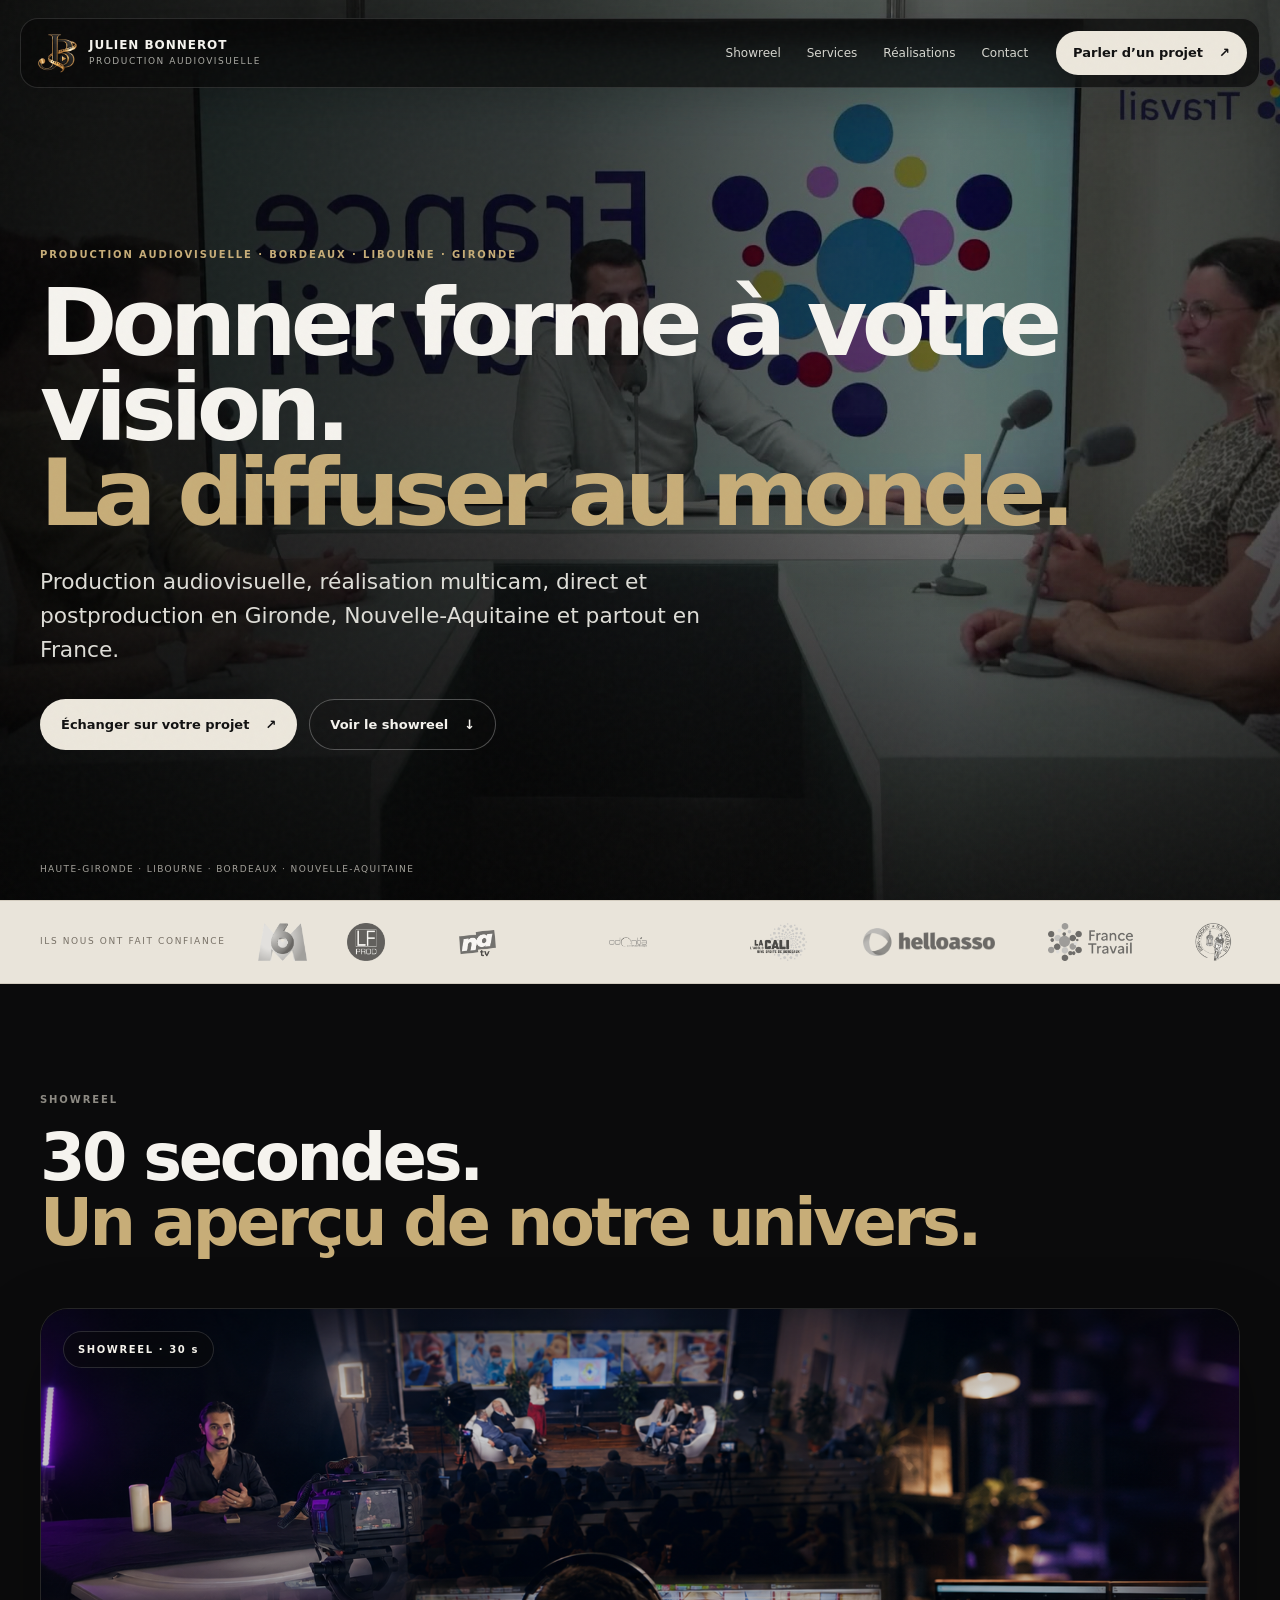
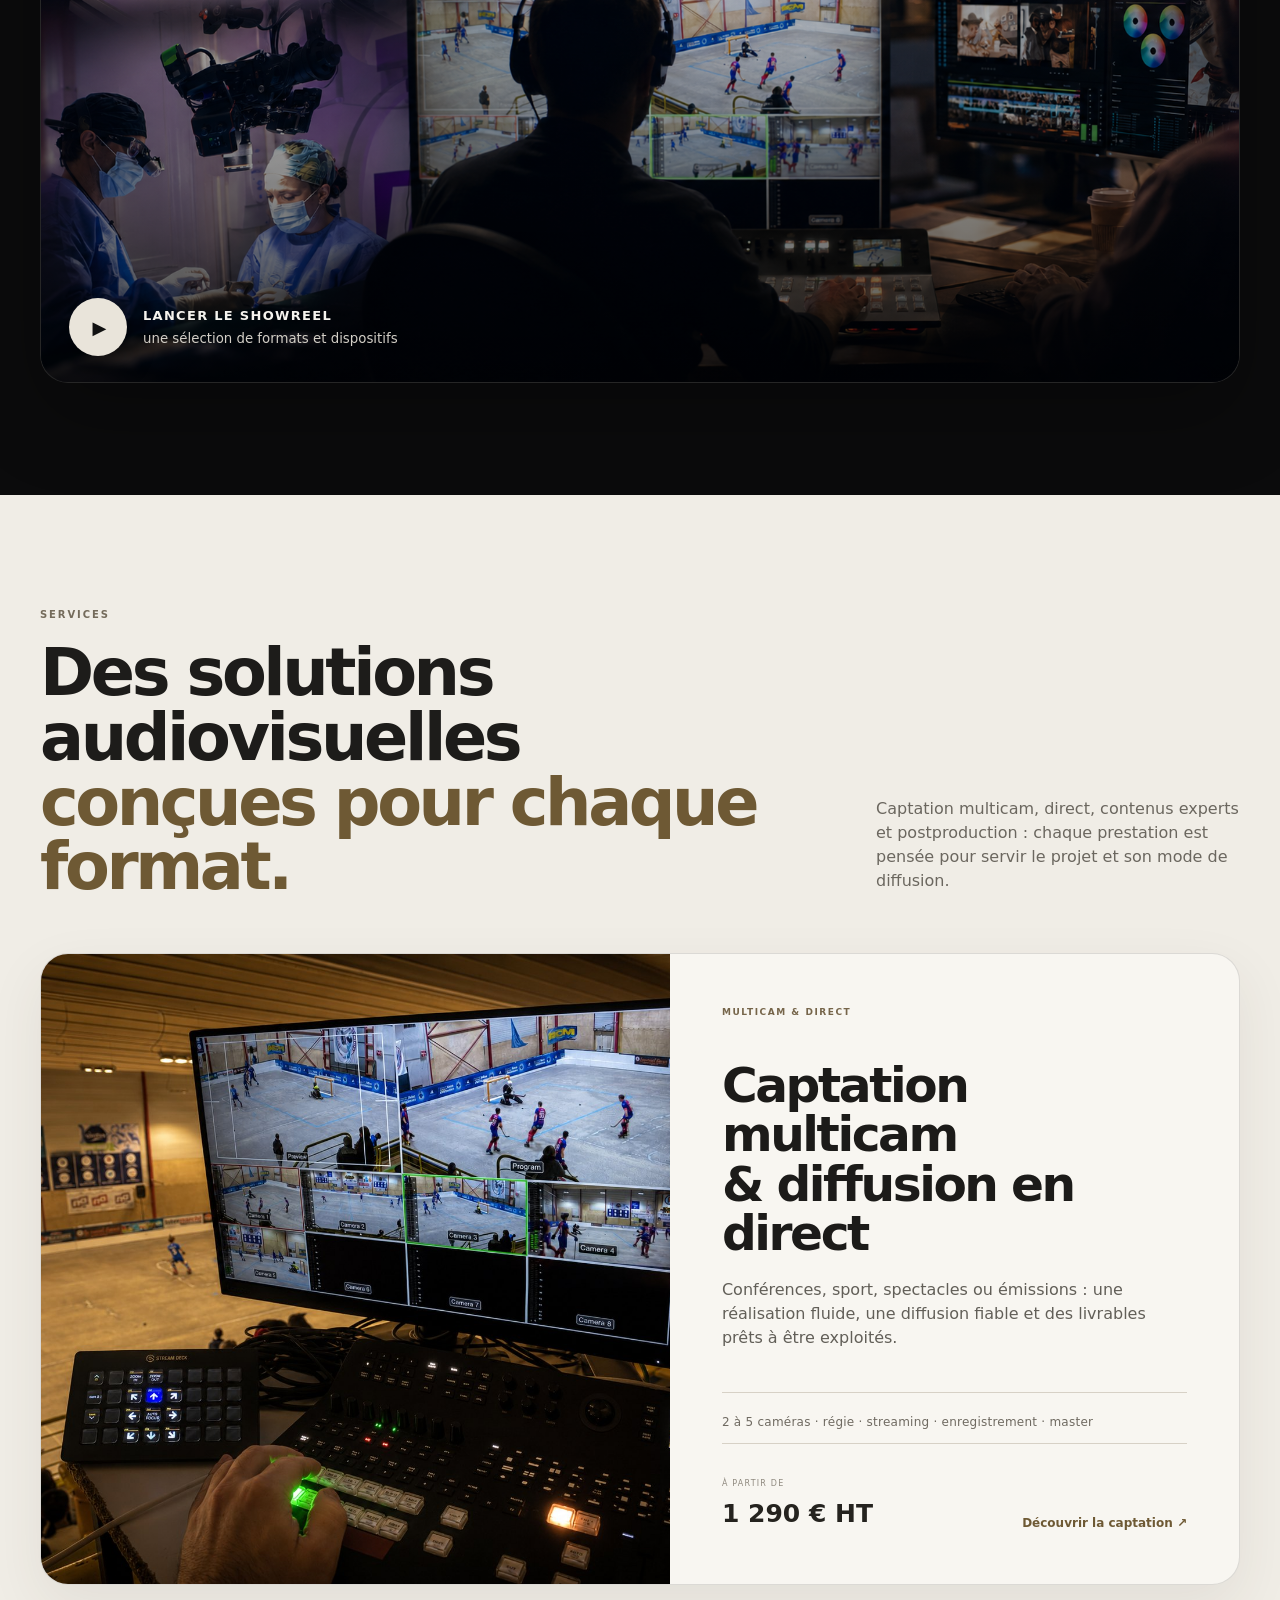
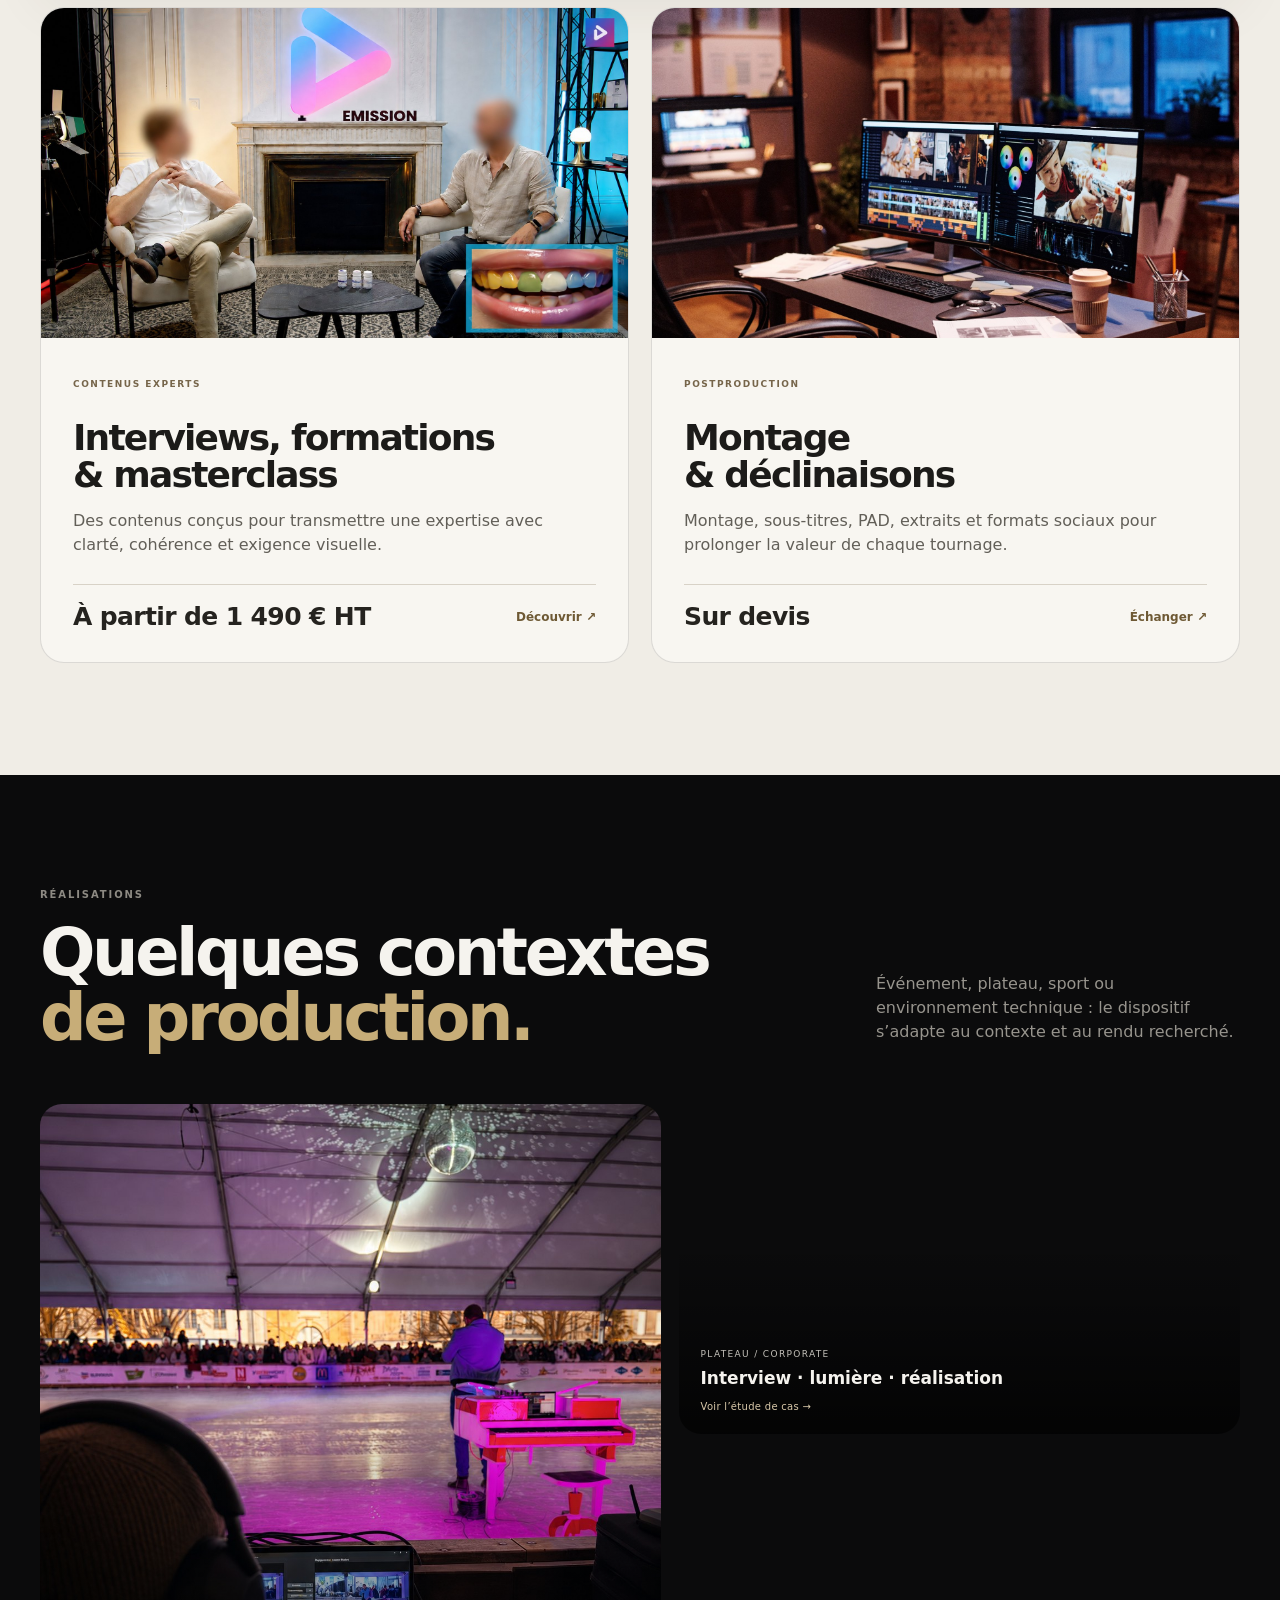
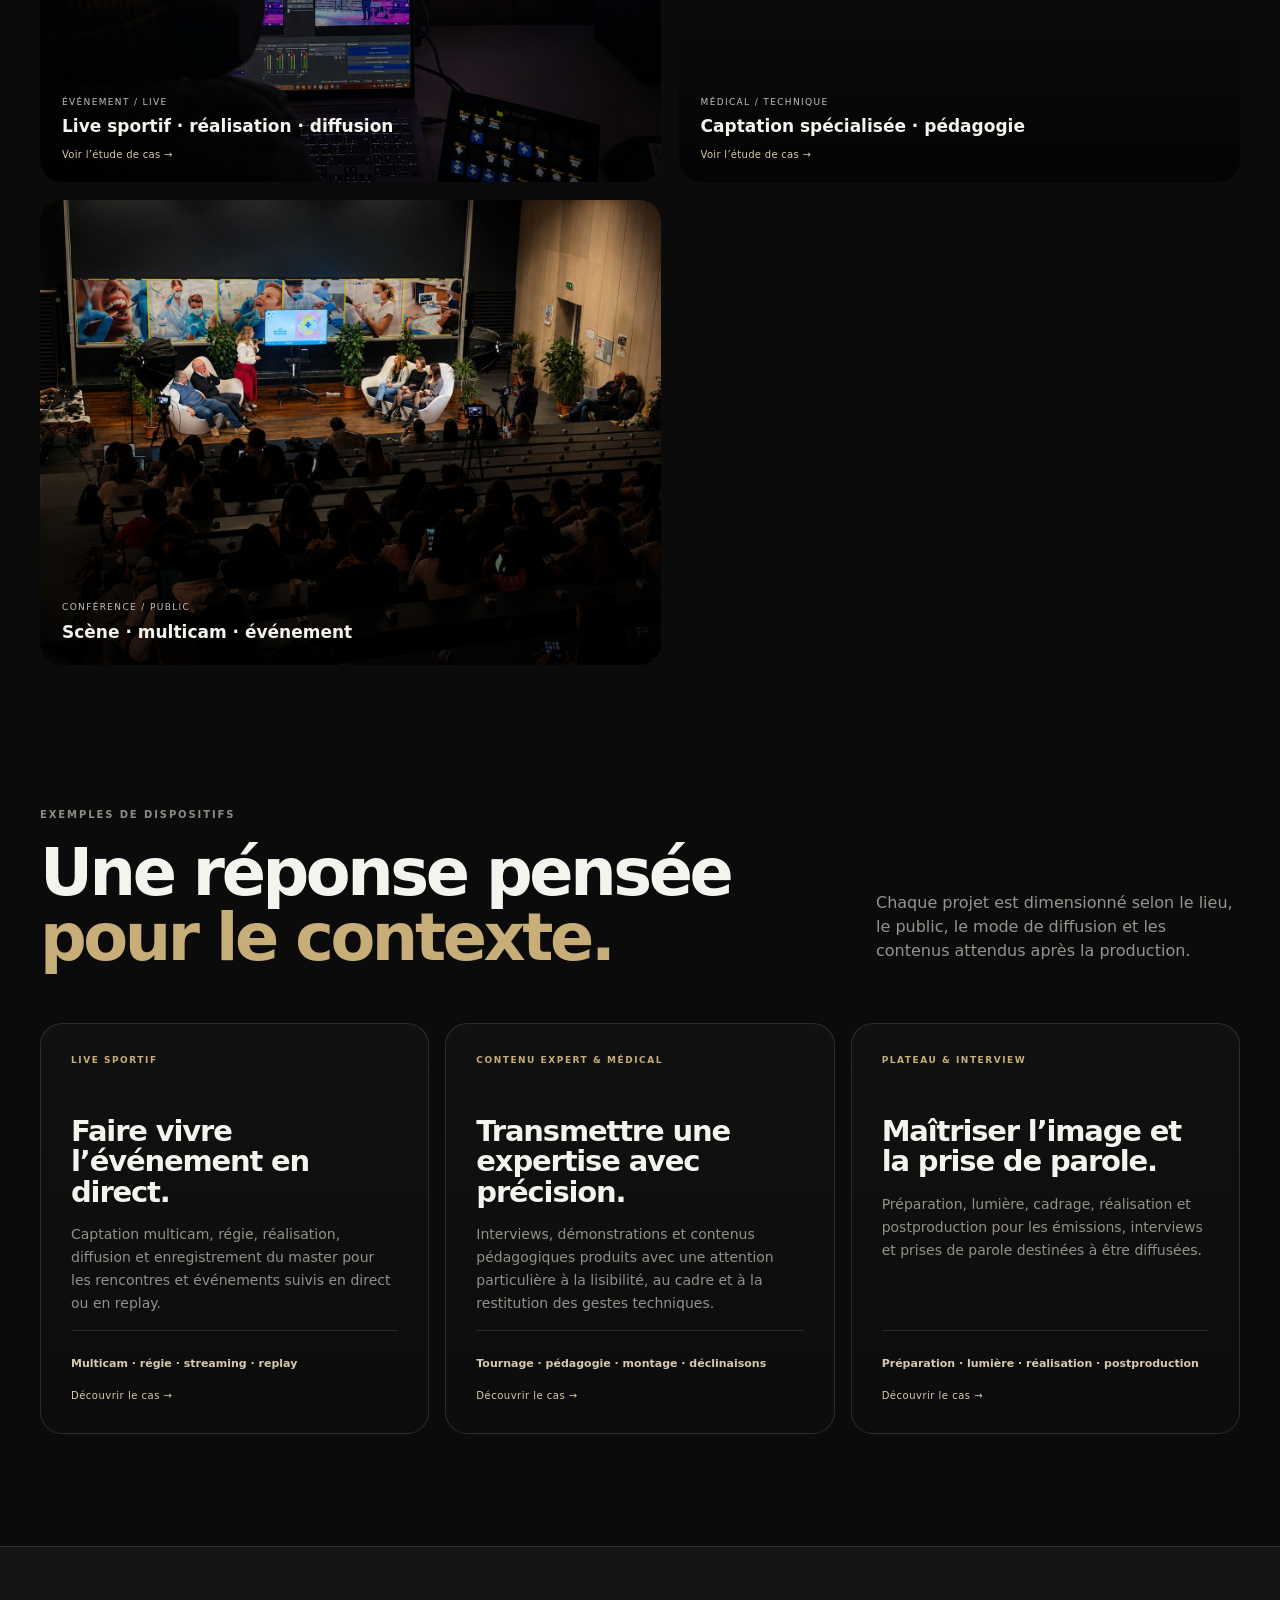
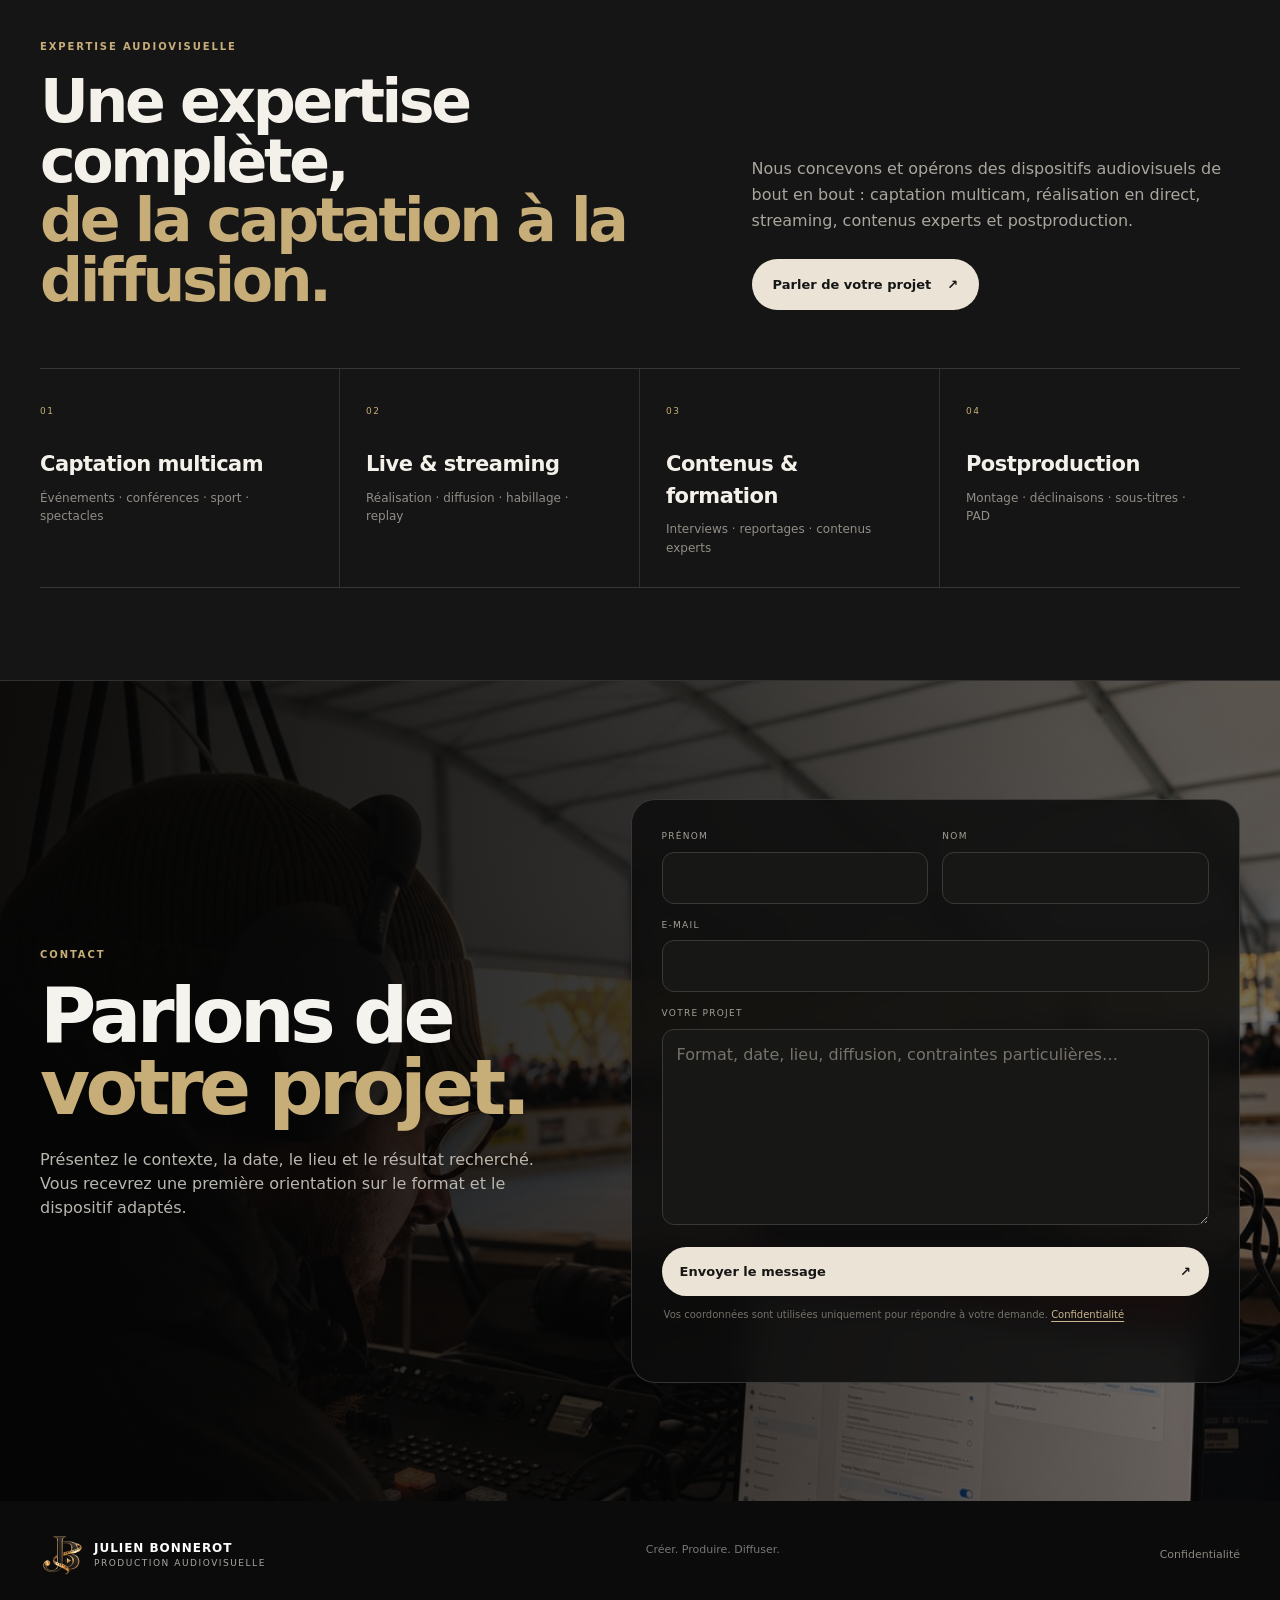
<file: index.html>
<!doctype html>
<html lang="fr">
<head>
  <!-- Google Tag Manager -->
  <script>(function(w,d,s,l,i){w[l]=w[l]||[];w[l].push({'gtm.start':
  new Date().getTime(),event:'gtm.js'});var f=d.getElementsByTagName(s)[0],
  j=d.createElement(s),dl=l!='dataLayer'?'&l='+l:'';j.async=true;j.src=
  'https://www.googletagmanager.com/gtm.js?id='+i+dl;f.parentNode.insertBefore(j,f);
  })(window,document,'script','dataLayer','GTM-NM8S3KBX');</script>
  <!-- End Google Tag Manager -->
<meta charset="utf-8" />
  <meta name="viewport" content="width=device-width, initial-scale=1" />
  <meta http-equiv="Content-Security-Policy" content="default-src 'self'; base-uri 'self'; object-src 'none'; script-src 'self' 'unsafe-inline' https://www.googletagmanager.com https://tagmanager.google.com; script-src-elem 'self' 'unsafe-inline' https://www.googletagmanager.com https://tagmanager.google.com; style-src 'self' 'unsafe-inline' https://www.googletagmanager.com https://tagmanager.google.com https://fonts.googleapis.com; img-src 'self' data: https://www.googletagmanager.com https://www.google-analytics.com https://*.google-analytics.com https://ssl.gstatic.com https://www.gstatic.com; media-src 'self'; font-src 'self' data: https://fonts.gstatic.com; connect-src 'self' https://formsubmit.co https://www.googletagmanager.com https://tagmanager.google.com https://www.google.com https://www.google-analytics.com https://*.google-analytics.com https://region1.google-analytics.com https://stats.g.doubleclick.net; frame-src https://www.googletagmanager.com https://tagmanager.google.com; form-action 'self' https://formsubmit.co; upgrade-insecure-requests" />
  <meta name="referrer" content="strict-origin-when-cross-origin" />
  <meta name="description" content="Production audiovisuelle en Gironde et Nouvelle-Aquitaine : captation multicam, réalisation live, streaming, interviews, formation et postproduction." />
  <meta name="robots" content="index,follow,max-image-preview:large" />
  <meta name="theme-color" content="#0b0b0c" />
  <link rel="canonical" href="https://julienbonnerot.fr/" />

  <meta property="og:title" content="Production audiovisuelle · Multicam & Live | Julien Bonnerot" />
  <meta property="og:description" content="Captation multicam, réalisation en direct, streaming, contenus experts et postproduction en Gironde, Nouvelle-Aquitaine et partout en France." />
  <meta property="og:type" content="website" />
  <meta property="og:url" content="https://julienbonnerot.fr/" />
  <meta property="og:image" content="https://julienbonnerot.fr/assets/hero-poster.jpg" />
  <meta property="og:image:alt" content="Production audiovisuelle et réalisation multicam" />

  <meta name="twitter:card" content="summary_large_image" />
  <meta name="twitter:title" content="Production audiovisuelle · Multicam & Live | Julien Bonnerot" />
  <meta name="twitter:description" content="Captation multicam, live, streaming, contenus experts et postproduction." />
  <meta name="twitter:image" content="https://julienbonnerot.fr/assets/hero-poster.jpg" />

  <title>Production audiovisuelle Bordeaux · Multicam & Live | Julien Bonnerot</title>
<link rel="preload" as="image" href="assets/hero-poster.jpg" fetchpriority="high" />
  <!-- Favicon JB -->
  <link rel="icon" type="image/png" href="assets/jb-mark.png?v=61" />
  <link rel="shortcut icon" type="image/png" href="assets/jb-mark.png?v=61" />
  <link rel="apple-touch-icon" href="assets/jb-mark.png?v=61" />
  <link rel="stylesheet" href="styles.css?v=60" />

  <script type="application/ld+json">
  {
    "@context": "https://schema.org",
    "@type": "ProfessionalService",
    "@id": "https://julienbonnerot.fr/#business",
    "name": "Julien Bonnerot · Production audiovisuelle",
    "url": "https://julienbonnerot.fr/",
    "image": "https://julienbonnerot.fr/assets/hero-poster.jpg",
    "description": "Production audiovisuelle, captation multicam, réalisation en direct, streaming, contenus experts et postproduction.",
    "areaServed": ["Bordeaux", "Libourne", "Gironde", "Dordogne", "Charente", "Nouvelle-Aquitaine", "Île-de-France", "France"],
    "serviceType": [
      "Production audiovisuelle",
      "Captation multicam",
      "Réalisation en direct",
      "Streaming vidéo",
      "Production de contenus experts",
      "Postproduction audiovisuelle"
    ]
  }
  </script>
</head>
<body>
  <!-- Google Tag Manager (noscript) -->
  <noscript><iframe src="https://www.googletagmanager.com/ns.html?id=GTM-NM8S3KBX"
  height="0" width="0" style="display:none;visibility:hidden"></iframe></noscript>
  <!-- End Google Tag Manager (noscript) -->

  <div class="grain" aria-hidden="true"></div>

  <header class="nav-wrap" id="top">
    <a class="brand" href="#top" aria-label="Accueil">
      <span class="brand-mark"><img src="assets/jb-mark.png" alt="" /></span>
      <span class="brand-copy"><b>JULIEN BONNEROT</b><small>PRODUCTION AUDIOVISUELLE</small></span>
    </a>
    <nav aria-label="Navigation principale">
      <a href="#showreel">Showreel</a>
      <a href="#services">Services</a>
      <a href="#realisations">Réalisations</a>
      <a href="#contact">Contact</a>
    </nav>
    <a class="btn btn-small btn-accent" href="#contact">Parler d’un projet <span>↗</span></a>
  </header>

  <main>
    <section class="hero">
      <video class="hero-video" autoplay muted loop playsinline preload="metadata" poster="assets/hero-poster.jpg" aria-hidden="true" tabindex="-1">
        <source src="assets/hero-loop.mp4" type="video/mp4" />
      </video>
      <div class="hero-overlay"></div>
      <div class="hero-content shell">
        <p class="kicker reveal">PRODUCTION AUDIOVISUELLE · BORDEAUX · LIBOURNE · GIRONDE</p>
        <h1 class="reveal delay-1">Donner forme à votre vision.<br><em>La diffuser au monde.</em></h1>
        <p class="hero-lead reveal delay-2">Production audiovisuelle, réalisation multicam, direct et postproduction en Gironde, Nouvelle-Aquitaine et partout en France.</p>
        <div class="hero-actions reveal delay-3">
          <a class="btn btn-accent" href="#contact">Échanger sur votre projet <span>↗</span></a>
          <a class="btn btn-ghost" href="#showreel">Voir le showreel <span>↓</span></a>
        </div>
      </div>
      <div class="hero-foot shell"><span>Haute-Gironde · Libourne · Bordeaux · Nouvelle-Aquitaine</span></div>
    </section>

    <section class="logo-strip" aria-label="Ils nous ont fait confiance">
      <div class="shell logo-strip-inner reveal">
        <p class="logo-strip-title">Ils nous ont fait confiance</p>
        <div class="logo-rail">
          <div class="logo-item logo-item-square"><img decoding="async" src="assets/logos/m6.png?v=53" alt="M6" /></div>
          <div class="logo-item logo-item-square"><img decoding="async" src="assets/logos/lfprod.png?v=53" alt="LF Prod" /></div>
          <div class="logo-item"><img decoding="async" src="assets/logos/natv.png?v=53" alt="NA TV" /></div>
          <div class="logo-item logo-item-wide"><img decoding="async" src="assets/logos/odontia.png?v=53" alt="Odontia" /></div>
          <div class="logo-item"><img decoding="async" src="assets/logos/lacali.png?v=53" alt="La Cali" /></div>
          <div class="logo-item logo-item-wide"><img decoding="async" src="assets/logos/helloasso.png?v=53" alt="HelloAsso" /></div>
          <div class="logo-item logo-item-wide"><img decoding="async" src="assets/logos/france-travail.png?v=53" alt="France Travail" /></div>
          <div class="logo-item logo-item-square"><img decoding="async" src="assets/logos/rinkhockeycoutras.png?v=53" alt="US Coutras Rink Hockey" /></div>
        </div>
      </div>
    </section>

    <section class="showreel-section section shell" id="showreel">
      <div class="section-heading section-heading-simple reveal">
        <div><p class="eyebrow">SHOWREEL</p><h2>30 secondes.<br><em>Un aperçu de notre univers.</em></h2></div>
      </div>
      <div class="showreel-shell reveal delay-1" id="showreelShell" data-video="assets/showreel.mp4" data-poster="assets/showreel-poster-v6.png">
        <img loading="lazy" decoding="async" src="assets/showreel-poster-v6.png" alt="Vignette premium du showreel audiovisuel" />
        <div class="showreel-shade"></div>
        <div class="showreel-badge" aria-hidden="true">SHOWREEL · 30 s</div>
        <button class="showreel-placeholder" type="button" aria-label="Lire le showreel">
          <span class="play-disc">▶</span>
          <span><strong>LANCER LE SHOWREEL</strong><small>une sélection de formats et dispositifs</small></span>
        </button>
      </div>
    </section>

    <section class="services" id="services">
      <div class="shell section">
        <div class="section-heading reveal">
          <div><p class="eyebrow">SERVICES</p><h2>Des solutions audiovisuelles<br><em>conçues pour chaque format.</em></h2></div>
          <p>Captation multicam, direct, contenus experts et postproduction : chaque prestation est pensée pour servir le projet et son mode de diffusion.</p>
        </div>

        <article class="service-feature reveal">
          <div class="service-media"><img src="assets/live.jpg" alt="Régie multicam pour retransmission sportive" /></div>
          <div class="service-copy">
            <span class="service-label">MULTICAM & DIRECT</span>
            <h3>Captation multicam<br>& diffusion en direct</h3>
            <p>Conférences, sport, spectacles ou émissions : une réalisation fluide, une diffusion fiable et des livrables prêts à être exploités.</p>
            <p class="service-meta">2 à 5 caméras · régie · streaming · enregistrement · master</p>
            <div class="price-row"><div><small>À PARTIR DE</small><strong>1 290 € HT</strong></div><a href="captation-multicam-bordeaux.html">Découvrir la captation ↗</a></div>
          </div>
        </article>

        <div class="service-pair">
          <article class="service-card reveal">
            <div class="service-card-media"><img src="assets/formation.jpg" alt="Plateau d'interview pour contenu expert et formation" /></div>
            <div class="service-card-body">
              <span class="service-label">CONTENUS EXPERTS</span>
              <h3>Interviews, formations<br>& masterclass</h3>
              <p>Des contenus conçus pour transmettre une expertise avec clarté, cohérence et exigence visuelle.</p>
              <div class="mini-price"><b>À partir de 1 490 € HT</b><a href="videaste-entreprise-bordeaux.html">Découvrir ↗</a></div>
            </div>
          </article>

          <article class="service-card reveal delay-1">
            <div class="service-card-media"><img src="assets/postprod.jpg" alt="Station professionnelle de montage et étalonnage" /></div>
            <div class="service-card-body">
              <span class="service-label">POSTPRODUCTION</span>
              <h3>Montage<br>& déclinaisons</h3>
              <p>Montage, sous-titres, PAD, extraits et formats sociaux pour prolonger la valeur de chaque tournage.</p>
              <div class="mini-price"><b>Sur devis</b><a href="#contact">Échanger ↗</a></div>
            </div>
          </article>
        </div>
      </div>
    </section>

    <section class="section shell" id="realisations">
      <div class="section-heading reveal">
        <div><p class="eyebrow">RÉALISATIONS</p><h2>Quelques contextes<br><em>de production.</em></h2></div>
        <p>Événement, plateau, sport ou environnement technique : le dispositif s’adapte au contexte et au rendu recherché.</p>
      </div>
      <div class="portfolio">
        <a class="project-link project-tall reveal" href="cas-live-sportif.html" aria-label="Voir l’étude de cas live sportif">
          <figure class="project"><img loading="lazy" decoding="async" src="assets/project-sport.jpg" alt="Régie sur événement à la patinoire"><figcaption><div><small>ÉVÉNEMENT / LIVE</small><b>Live sportif · réalisation · diffusion</b><span>Voir l’étude de cas →</span></div></figcaption></figure>
        </a>
        <a class="project-link project-wide reveal delay-1" href="cas-plateau-interview.html" aria-label="Voir l’étude de cas plateau et interview">
          <figure class="project"><img loading="lazy" decoding="async" src="assets/project-corporate.jpg" alt="Tournage en studio avec éclairage professionnel"><figcaption><div><small>PLATEAU / CORPORATE</small><b>Interview · lumière · réalisation</b><span>Voir l’étude de cas →</span></div></figcaption></figure>
        </a>
        <a class="project-link reveal" href="cas-contenu-medical.html" aria-label="Voir l’étude de cas contenu expert et médical">
          <figure class="project"><img loading="lazy" decoding="async" src="assets/project-medical.jpg" alt="Captation audiovisuelle en environnement médical"><figcaption><div><small>MÉDICAL / TECHNIQUE</small><b>Captation spécialisée · pédagogie</b><span>Voir l’étude de cas →</span></div></figcaption></figure>
        </a>
        <figure class="project reveal delay-1"><img loading="lazy" decoding="async" src="assets/project-event.jpg" alt="Conférence filmée devant public"><figcaption><div><small>CONFÉRENCE / PUBLIC</small><b>Scène · multicam · événement</b></div></figcaption></figure>
      </div>
    </section>

    <section class="project-examples section shell" aria-labelledby="examples-title">
      <div class="section-heading reveal">
        <div><p class="eyebrow">EXEMPLES DE DISPOSITIFS</p><h2 id="examples-title">Une réponse pensée<br><em>pour le contexte.</em></h2></div>
        <p>Chaque projet est dimensionné selon le lieu, le public, le mode de diffusion et les contenus attendus après la production.</p>
      </div>
      <div class="example-grid">
        <a class="example-card reveal" href="cas-live-sportif.html">
          <span>LIVE SPORTIF</span>
          <h3>Faire vivre l’événement en direct.</h3>
          <p>Captation multicam, régie, réalisation, diffusion et enregistrement du master pour les rencontres et événements suivis en direct ou en replay.</p>
          <strong>Multicam · régie · streaming · replay</strong>
          <em>Découvrir le cas →</em>
        </a>
        <a class="example-card reveal delay-1" href="cas-contenu-medical.html">
          <span>CONTENU EXPERT & MÉDICAL</span>
          <h3>Transmettre une expertise avec précision.</h3>
          <p>Interviews, démonstrations et contenus pédagogiques produits avec une attention particulière à la lisibilité, au cadre et à la restitution des gestes techniques.</p>
          <strong>Tournage · pédagogie · montage · déclinaisons</strong>
          <em>Découvrir le cas →</em>
        </a>
        <a class="example-card reveal" href="cas-plateau-interview.html">
          <span>PLATEAU & INTERVIEW</span>
          <h3>Maîtriser l’image et la prise de parole.</h3>
          <p>Préparation, lumière, cadrage, réalisation et postproduction pour les émissions, interviews et prises de parole destinées à être diffusées.</p>
          <strong>Préparation · lumière · réalisation · postproduction</strong>
          <em>Découvrir le cas →</em>
        </a>
      </div>
    </section>

    <section class="b2b expertise">
      <div class="shell">
        <div class="expertise-head">
          <div class="reveal">
            <p class="eyebrow light">EXPERTISE AUDIOVISUELLE</p>
            <h2>Une expertise complète,<br><em>de la captation à la diffusion.</em></h2>
          </div>
          <div class="expertise-intro reveal delay-1">
            <p>Nous concevons et opérons des dispositifs audiovisuels de bout en bout : captation multicam, réalisation en direct, streaming, contenus experts et postproduction.</p>
            <a class="btn btn-light" href="#contact">Parler de votre projet <span>↗</span></a>
          </div>
        </div>
        <div class="expertise-grid" aria-label="Expertises audiovisuelles">
          <a class="expertise-item reveal" href="captation-multicam-bordeaux.html"><span>01</span><h3>Captation multicam</h3><p>Événements · conférences · sport · spectacles</p></a>
          <a class="expertise-item reveal delay-1" href="live-streaming-bordeaux.html"><span>02</span><h3>Live & streaming</h3><p>Réalisation · diffusion · habillage · replay</p></a>
          <a class="expertise-item reveal" href="videaste-entreprise-bordeaux.html"><span>03</span><h3>Contenus & formation</h3><p>Interviews · reportages · contenus experts</p></a>
          <article class="expertise-item reveal delay-1"><span>04</span><h3>Postproduction</h3><p>Montage · déclinaisons · sous-titres · PAD</p></article>
        </div>
      </div>
    </section>

    <section class="contact" id="contact">
      <img src="assets/contact.jpg" alt="Régie audiovisuelle en événement" />
      <div class="contact-overlay"></div>
      <div class="shell contact-content">
        <div class="contact-main reveal">
          <p class="eyebrow light">CONTACT</p>
          <h2>Parlons de<br><em>votre projet.</em></h2>
          <p>Présentez le contexte, la date, le lieu et le résultat recherché. Vous recevrez une première orientation sur le format et le dispositif adaptés.</p>
        </div>

        <form class="contact-form reveal delay-1" id="contactForm" data-track-form="homepage_contact" action="https://formsubmit.co/ajax/7f390faee94d018f3a67518d826e69da" method="POST">
          <input type="hidden" name="_subject" value="Nouvelle demande — site audiovisuel Julien Bonnerot" />
          <input type="text" name="_honey" class="hp-field" tabindex="-1" autocomplete="off" />

          <div class="form-row">
            <label><span>Prénom</span><input type="text" name="prenom" autocomplete="given-name" minlength="2" maxlength="80" required /></label>
            <label><span>Nom</span><input type="text" name="nom" autocomplete="family-name" minlength="2" maxlength="80" required /></label>
          </div>
          <label><span>E-mail</span><input type="email" name="email" autocomplete="email" inputmode="email" maxlength="160" required /></label>
          <label><span>Votre projet</span><textarea name="message" rows="7" minlength="20" maxlength="5000" placeholder="Format, date, lieu, diffusion, contraintes particulières…" required></textarea></label>

          <button class="form-submit" type="submit"><span>Envoyer le message</span><b>↗</b></button>
          <p class="form-note">Vos coordonnées sont utilisées uniquement pour répondre à votre demande. <a href="confidentialite.html">Confidentialité</a></p>
          <p class="form-status" id="formStatus" role="status" aria-live="polite"></p>
        </form>
      </div>
    </section>
  </main>

  <footer class="shell">
    <a class="brand" href="#top"><span class="brand-mark"><img src="assets/jb-mark.png" alt="" /></span><span class="brand-copy"><b>JULIEN BONNEROT</b><small>PRODUCTION AUDIOVISUELLE</small></span></a>
    <p>Créer. Produire. Diffuser.</p>
    <div class="footer-links"><a href="confidentialite.html">Confidentialité</a></div>
  </footer>

  <a class="mobile-cta" href="#contact">Parler d’un projet <span>↗</span></a>
  <script src="script.js?v=63"></script>
  <script src="analytics-events.js?v=63"></script>
</body>
</html>
</file>
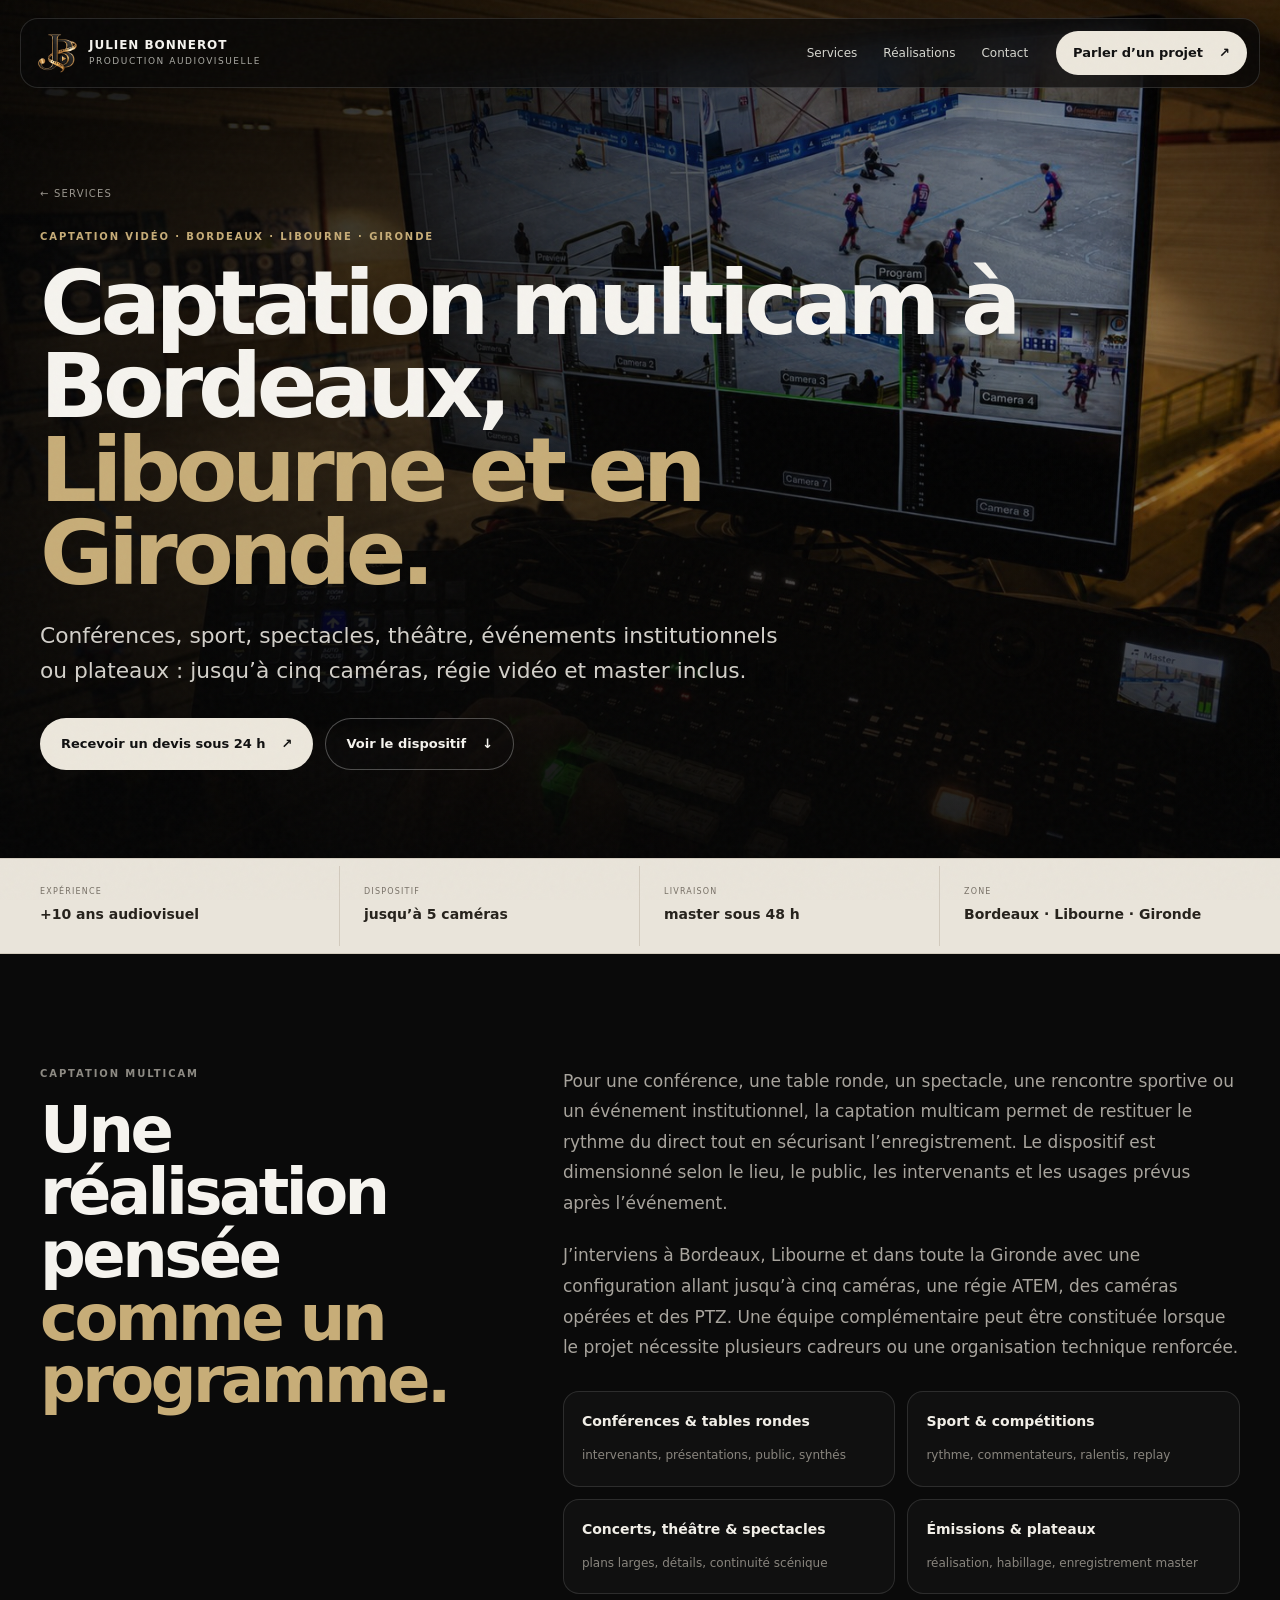
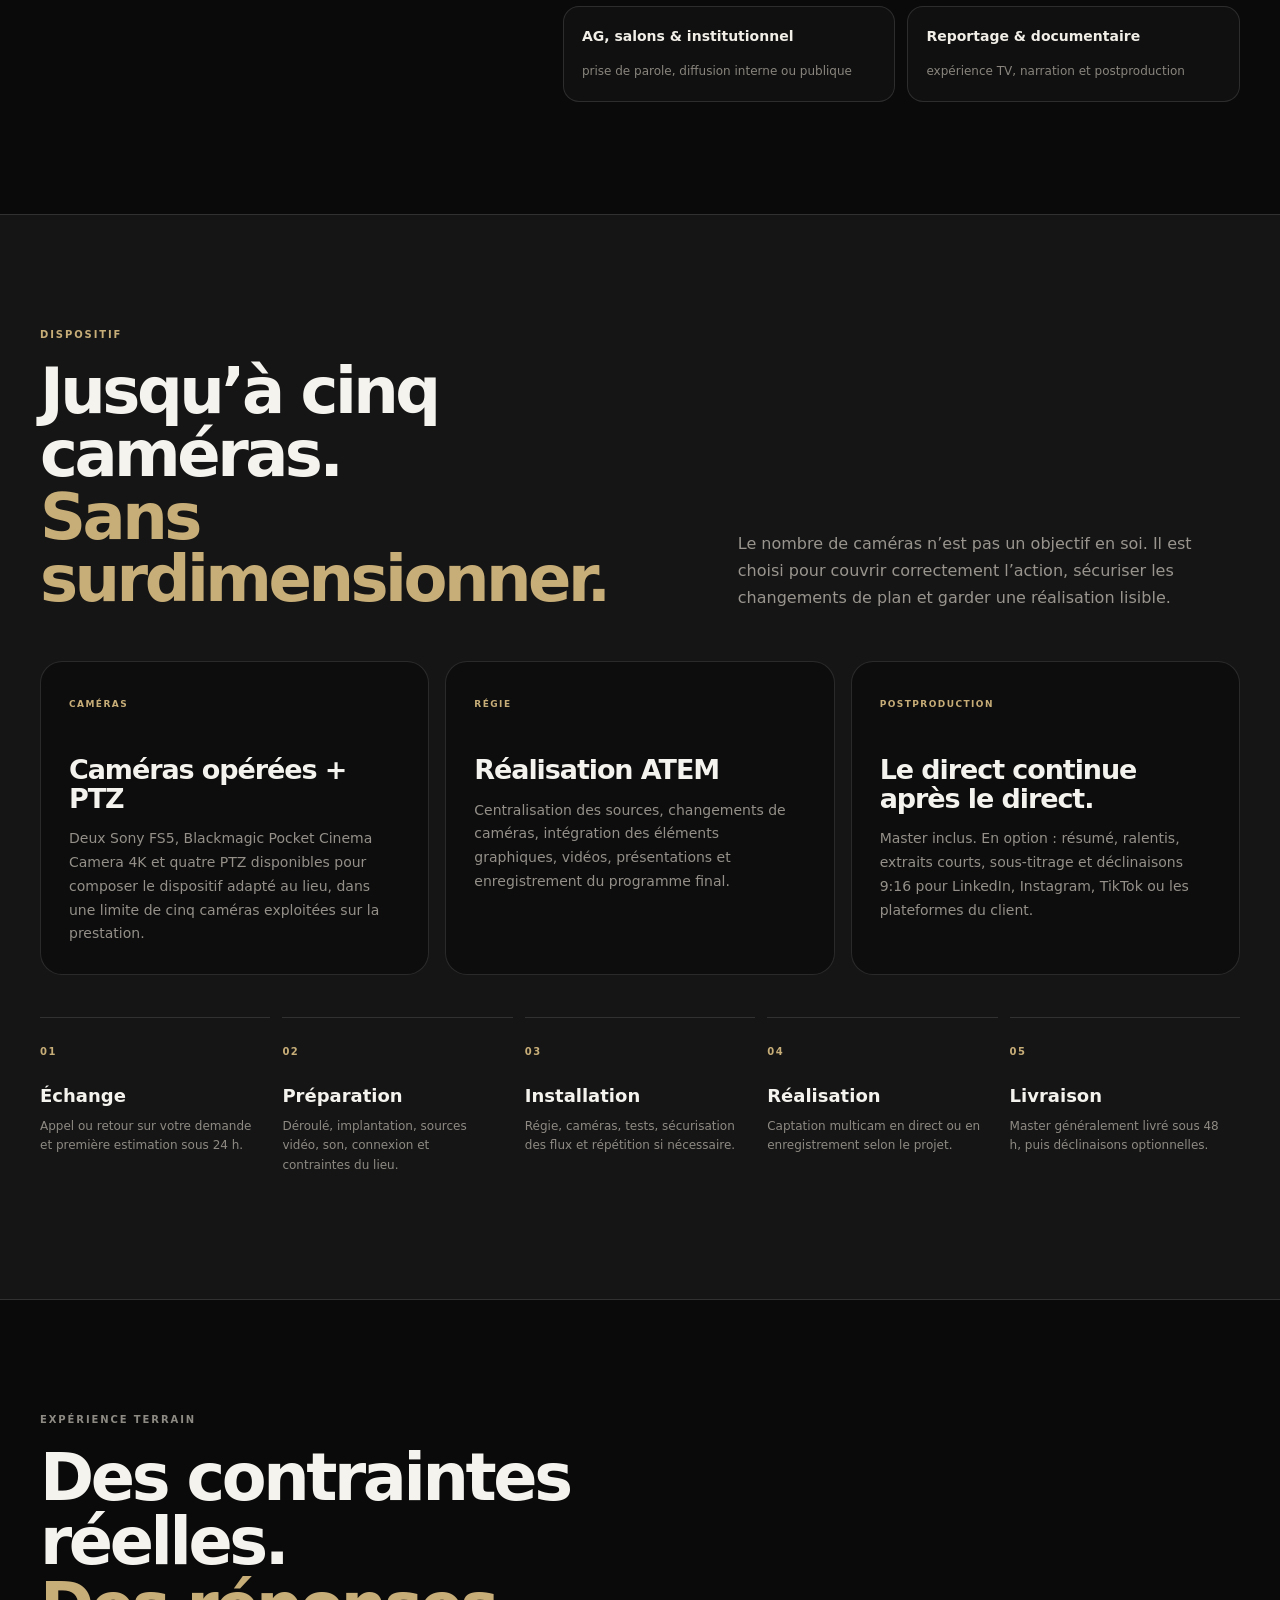
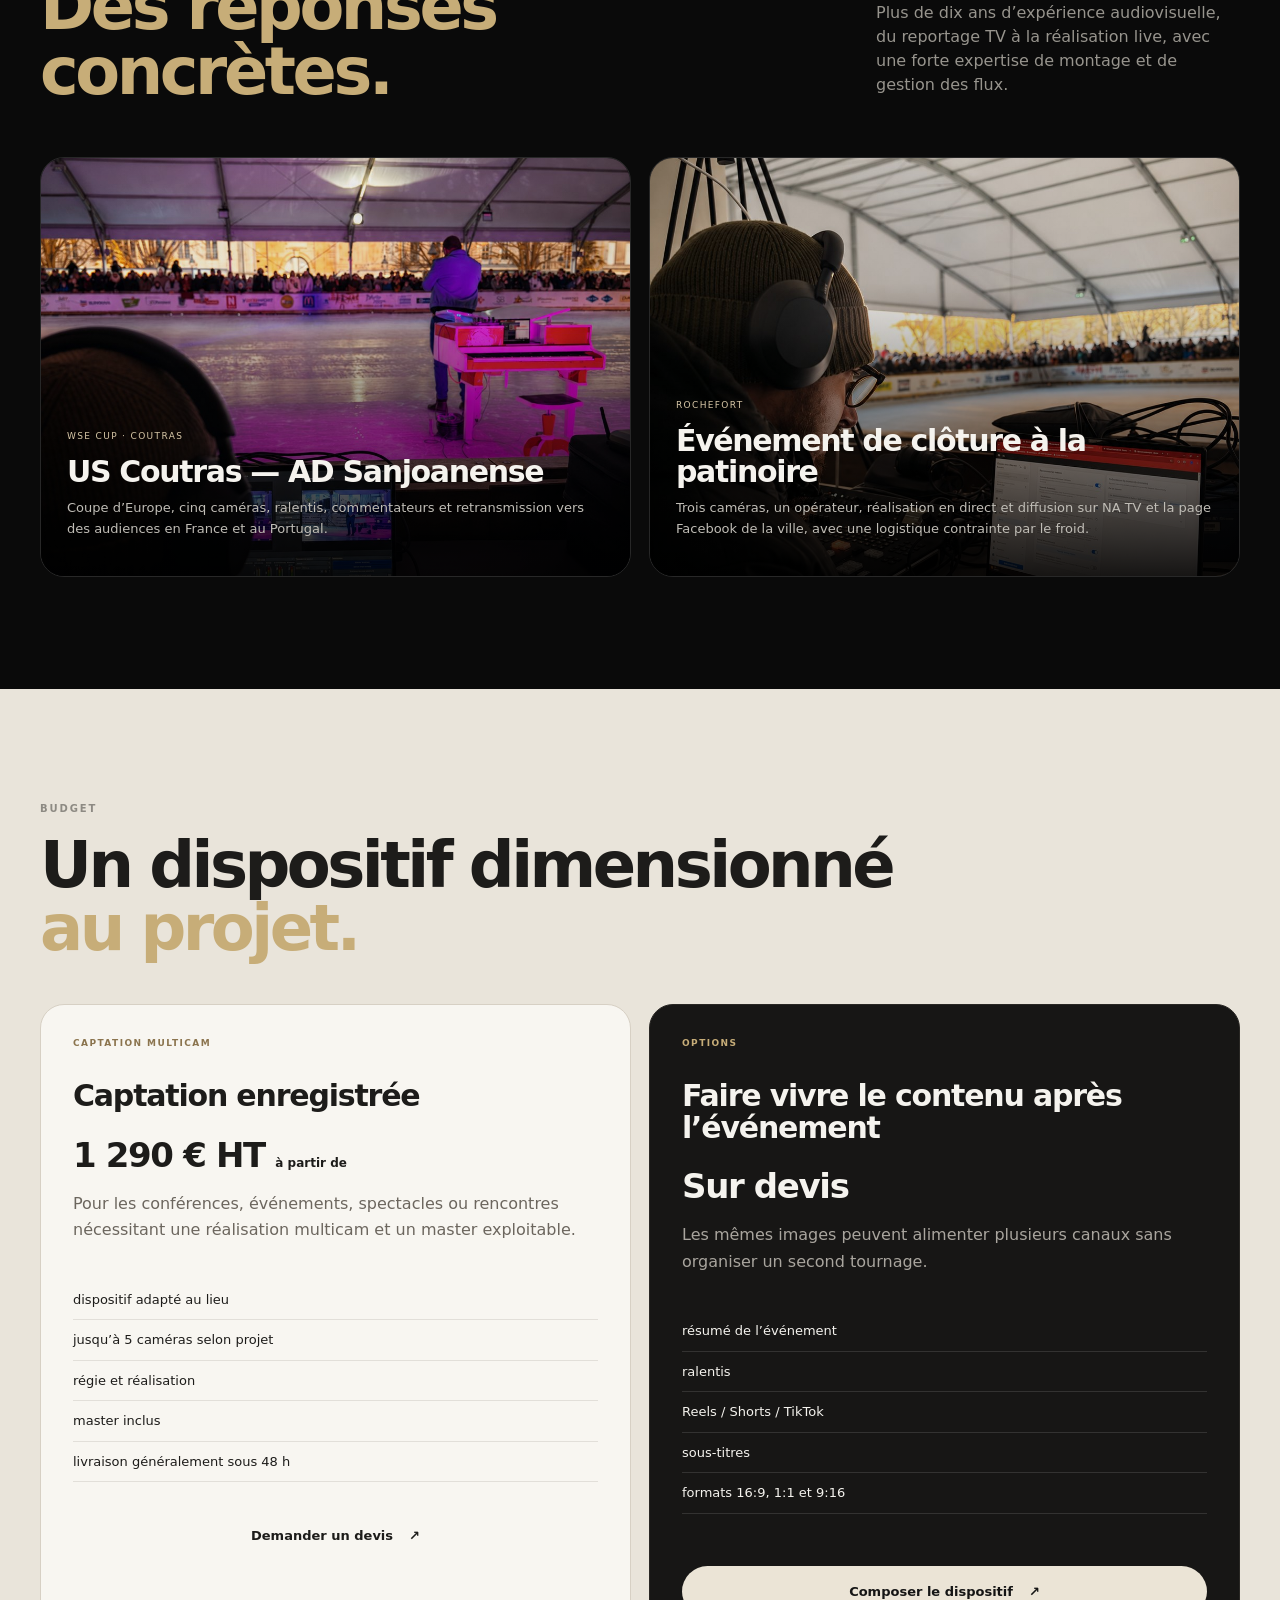
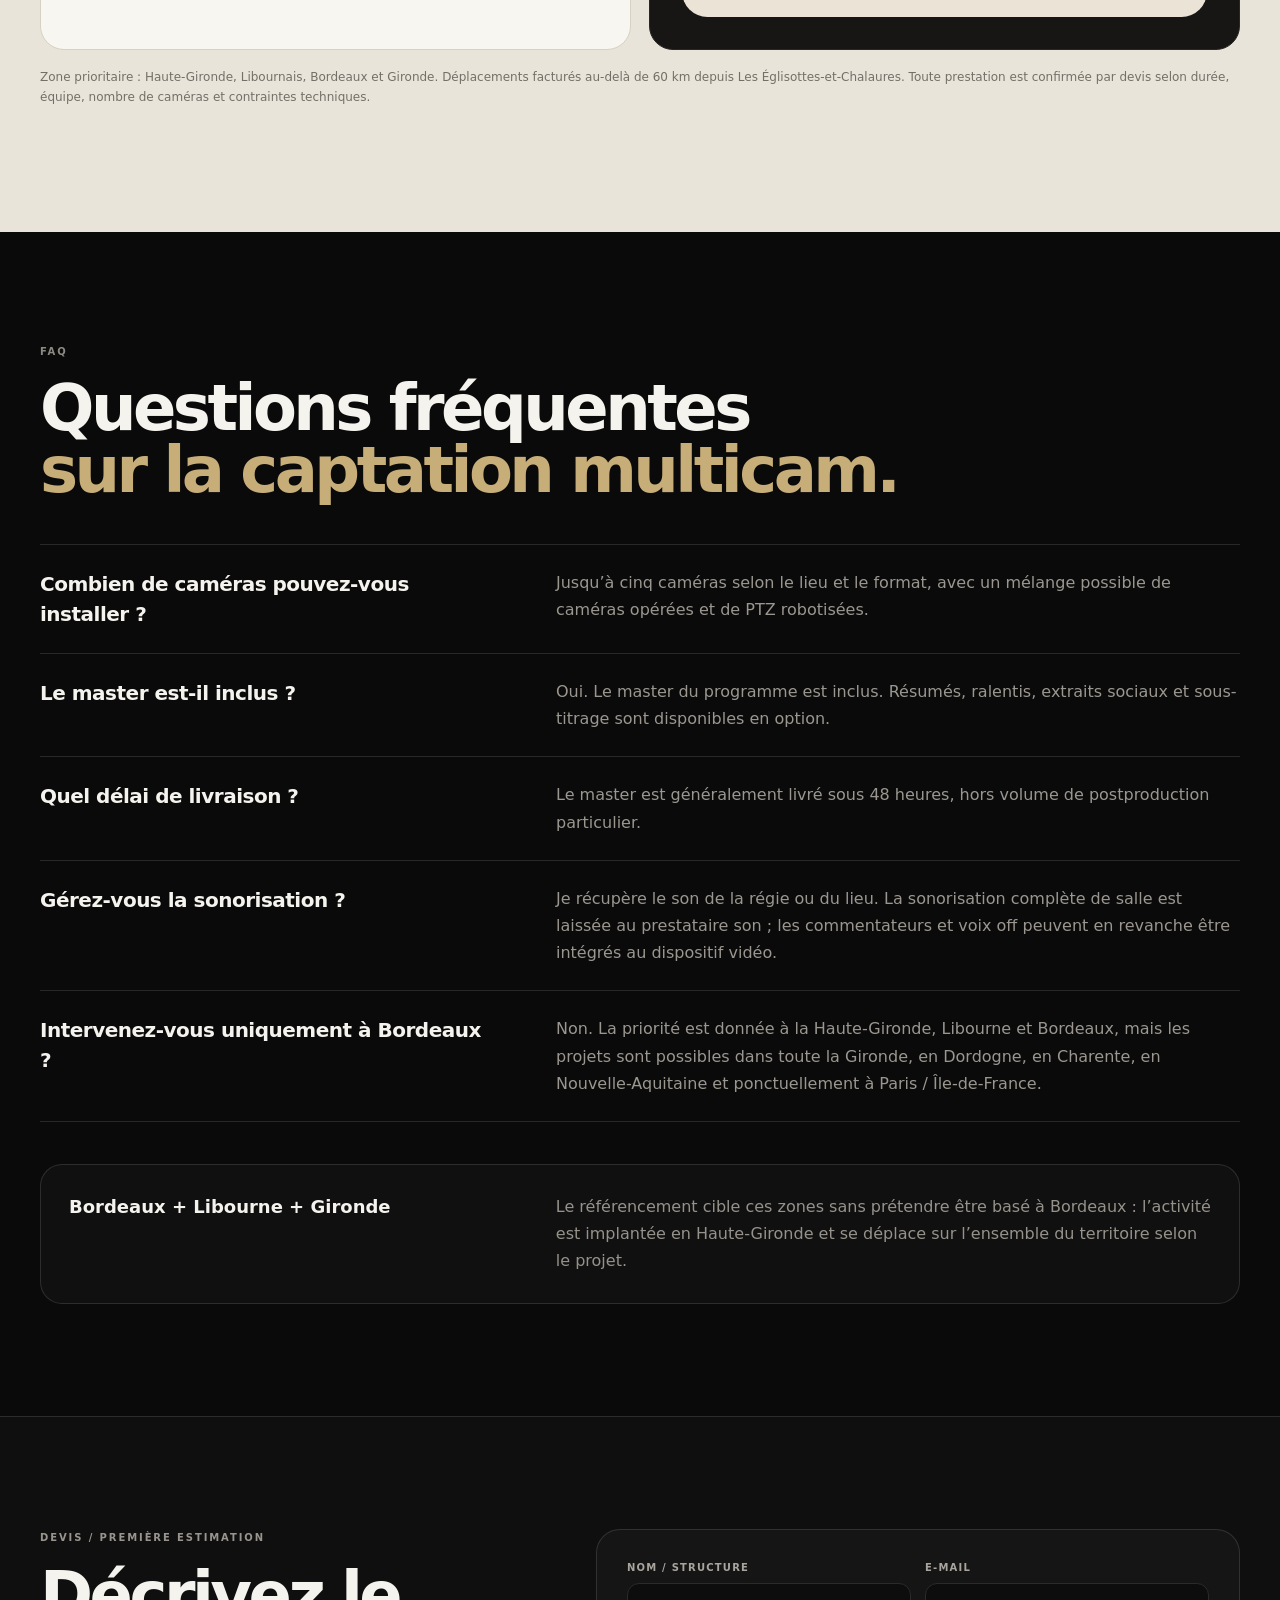
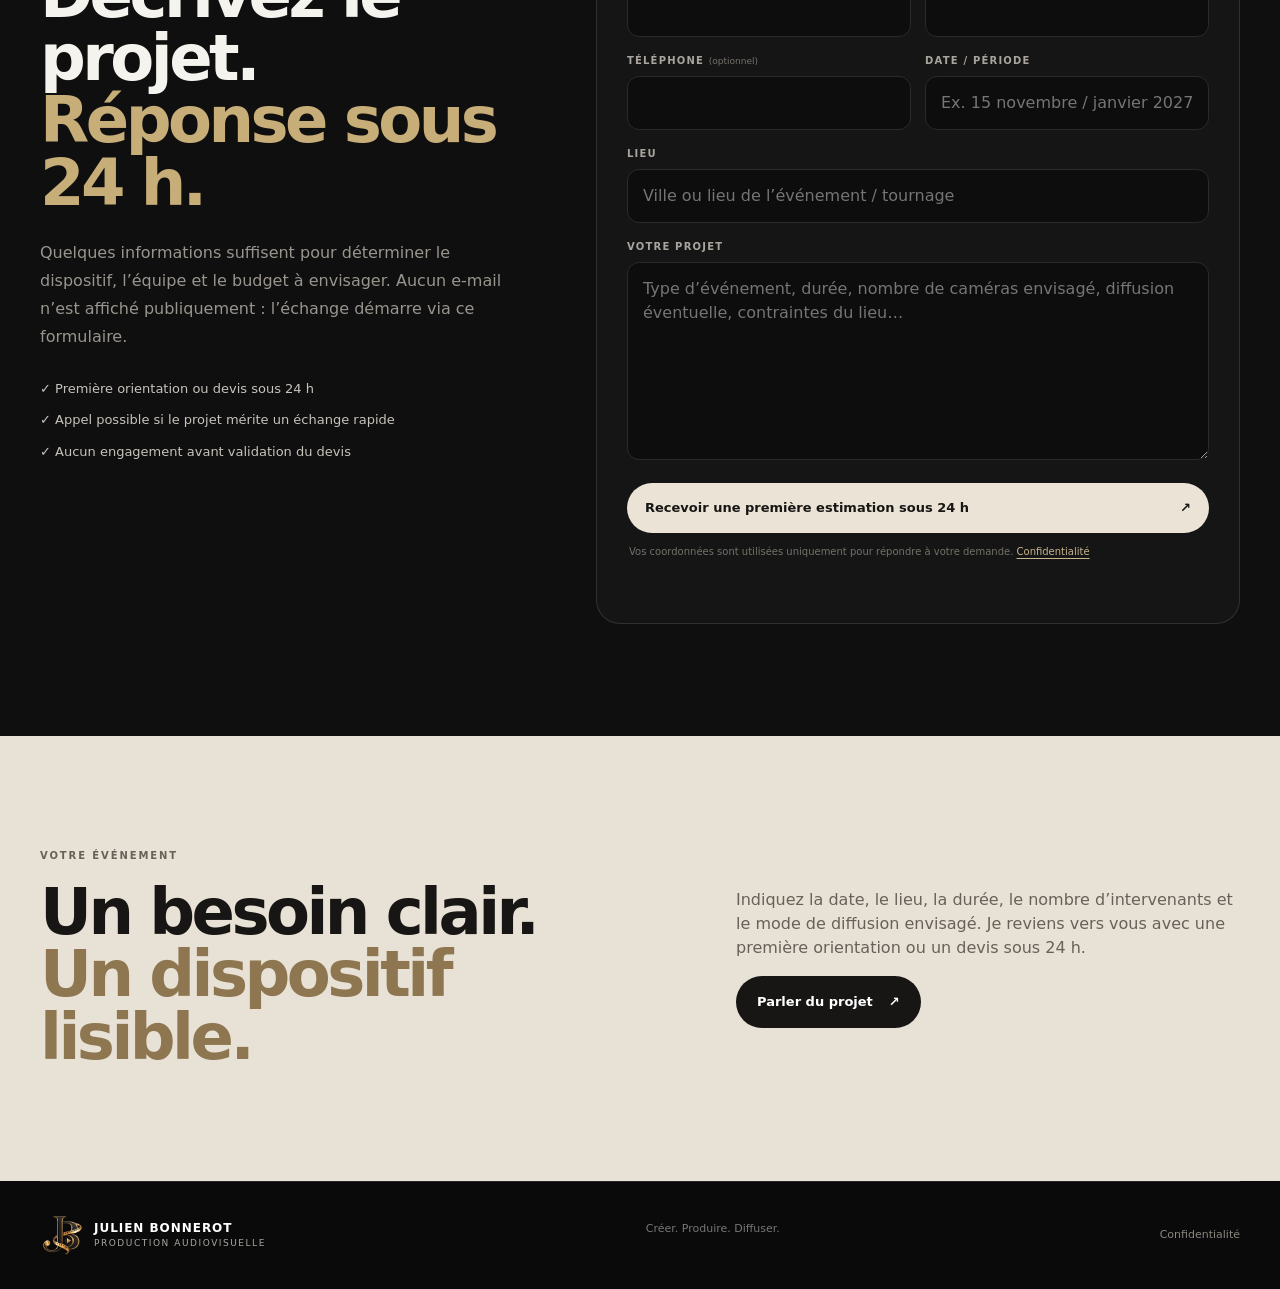
<file: captation-multicam-bordeaux.html>
<!doctype html>
<html lang="fr">
<head>
  <!-- Google Tag Manager -->
  <script>(function(w,d,s,l,i){w[l]=w[l]||[];w[l].push({'gtm.start':
  new Date().getTime(),event:'gtm.js'});var f=d.getElementsByTagName(s)[0],
  j=d.createElement(s),dl=l!='dataLayer'?'&l='+l:'';j.async=true;j.src=
  'https://www.googletagmanager.com/gtm.js?id='+i+dl;f.parentNode.insertBefore(j,f);
  })(window,document,'script','dataLayer','GTM-NM8S3KBX');</script>
  <!-- End Google Tag Manager -->
  <meta charset="utf-8" />
  <meta name="viewport" content="width=device-width, initial-scale=1" />
  <meta http-equiv="Content-Security-Policy" content="default-src 'self'; base-uri 'self'; object-src 'none'; script-src 'self' 'unsafe-inline' https://www.googletagmanager.com https://tagmanager.google.com; script-src-elem 'self' 'unsafe-inline' https://www.googletagmanager.com https://tagmanager.google.com; style-src 'self' 'unsafe-inline' https://www.googletagmanager.com https://tagmanager.google.com https://fonts.googleapis.com; img-src 'self' data: https://www.googletagmanager.com https://www.google-analytics.com https://*.google-analytics.com https://ssl.gstatic.com https://www.gstatic.com; media-src 'self'; font-src 'self' data: https://fonts.gstatic.com; connect-src 'self' https://formsubmit.co https://www.googletagmanager.com https://tagmanager.google.com https://www.google.com https://www.google-analytics.com https://*.google-analytics.com https://region1.google-analytics.com https://stats.g.doubleclick.net; frame-src https://www.googletagmanager.com https://tagmanager.google.com; form-action 'self' https://formsubmit.co; upgrade-insecure-requests" />
  <meta name="referrer" content="strict-origin-when-cross-origin" />
  <meta name="description" content="Captation vidéo multicam à Bordeaux, Libourne et en Gironde : jusqu’à 5 caméras, régie, master sous 48 h et formats sociaux en option." />
  <meta name="robots" content="index,follow,max-image-preview:large" />
  <meta name="theme-color" content="#0b0b0c" />
  <link rel="canonical" href="https://julienbonnerot.fr/captation-multicam-bordeaux.html" />
  <meta property="og:title" content="Captation multicam Bordeaux, Libourne & Gironde | Julien Bonnerot" />
  <meta property="og:description" content="Captation vidéo multicam à Bordeaux, Libourne et en Gironde : jusqu’à 5 caméras, régie, master sous 48 h et formats sociaux en option." />
  <meta property="og:type" content="website" />
  <meta property="og:url" content="https://julienbonnerot.fr/captation-multicam-bordeaux.html" />
  <meta property="og:image" content="https://julienbonnerot.fr/assets/live.jpg" />
  <meta name="twitter:card" content="summary_large_image" />
  <meta name="twitter:title" content="Captation multicam Bordeaux, Libourne & Gironde | Julien Bonnerot" />
  <meta name="twitter:description" content="Captation vidéo multicam à Bordeaux, Libourne et en Gironde : jusqu’à 5 caméras, régie, master sous 48 h et formats sociaux en option." />
  <meta name="twitter:image" content="https://julienbonnerot.fr/assets/live.jpg" />
  <title>Captation multicam Bordeaux, Libourne & Gironde | Julien Bonnerot</title>
  <!-- Favicon JB -->
  <link rel="icon" type="image/png" href="assets/jb-mark.png?v=61" />
  <link rel="shortcut icon" type="image/png" href="assets/jb-mark.png?v=61" />
  <link rel="apple-touch-icon" href="assets/jb-mark.png?v=61" />
<link rel="stylesheet" href="styles.css?v=60" />

  <style>
    .service-seo{background:#0a0a0a}
    .service-hero{position:relative;min-height:78svh;display:flex;align-items:flex-end;overflow:hidden}
    .service-hero>img{position:absolute;inset:0;width:100%;height:100%;object-fit:cover}
    .service-hero:after{content:"";position:absolute;inset:0;background:
      linear-gradient(90deg,rgba(5,5,5,.93),rgba(5,5,5,.63) 57%,rgba(5,5,5,.30)),
      linear-gradient(0deg,rgba(5,5,5,.88),transparent 53%)}
    .service-hero-content{position:relative;z-index:2;padding:180px 0 88px}
    .service-breadcrumb{display:inline-flex;margin-bottom:28px;font-size:10px;letter-spacing:.12em;text-transform:uppercase;color:#9a968e}
    .service-hero h1{font-size:clamp(52px,7vw,96px);line-height:.93;letter-spacing:-.06em;max-width:1040px;margin:0 0 24px}
    .service-hero h1 em{font-style:normal;color:var(--accent)}
    .service-hero-lead{max-width:760px;font-size:clamp(17px,1.7vw,22px);line-height:1.58;color:#d3d0ca}
    .service-hero-actions{display:flex;gap:12px;flex-wrap:wrap;margin-top:30px}
    .service-proof{background:#e9e4da;color:#1d1c1a;border-block:1px solid #d3ccbf}
    .service-proof-grid{min-height:94px;display:grid;grid-template-columns:repeat(4,1fr);align-items:center}
    .service-proof-item{padding:20px 24px;border-right:1px solid #d2cabd}
    .service-proof-item:first-child{padding-left:0}.service-proof-item:last-child{border-right:0}
    .service-proof-item small{display:block;font-size:8px;letter-spacing:.15em;color:#777066;text-transform:uppercase;margin-bottom:4px}
    .service-proof-item strong{font-size:14px;color:#27231d}
    .seo-intro{display:grid;grid-template-columns:.78fr 1.22fr;gap:90px;align-items:start}
    .seo-intro h2,.seo-section h2,.pricing-section h2,.faq-section h2{font-size:clamp(42px,5vw,72px);line-height:.98;letter-spacing:-.055em;margin:0}
    .seo-intro h2 em,.seo-section h2 em,.pricing-section h2 em,.faq-section h2 em{font-style:normal;color:var(--accent)}
    .seo-copy{font-size:17px;line-height:1.8;color:#a8a49d}
    .seo-copy p{margin-bottom:22px}
    .seo-list{display:grid;grid-template-columns:repeat(2,1fr);gap:12px;margin-top:28px}
    .seo-pill{border:1px solid var(--line);border-radius:16px;padding:17px 18px;background:#101010}
    .seo-pill b{display:block;font-size:14px;color:#f1eee7;margin-bottom:4px}
    .seo-pill span{font-size:12px;color:#89857e}
    .seo-section{background:#151515;border-block:1px solid var(--line)}
    .seo-section-head{display:grid;grid-template-columns:1fr .8fr;gap:70px;align-items:end;margin-bottom:50px}
    .seo-section-head>p{color:#99958e;line-height:1.7;margin:0}
    .feature-grid{display:grid;grid-template-columns:repeat(3,1fr);gap:16px}
    .feature-card{background:#0d0d0d;border:1px solid var(--line);border-radius:22px;padding:28px;min-height:270px}
    .feature-card span{font-size:9px;letter-spacing:.16em;color:var(--accent);font-weight:800}
    .feature-card h3{font-size:27px;letter-spacing:-.04em;line-height:1.06;margin:42px 0 14px}
    .feature-card p{font-size:14px;color:#949089;line-height:1.7;margin:0}
    .process-grid{display:grid;grid-template-columns:repeat(5,1fr);gap:12px;margin-top:42px}
    .process-step{border-top:1px solid var(--line);padding:20px 12px 0 0}
    .process-step b{font-size:10px;letter-spacing:.15em;color:var(--accent)}
    .process-step h3{font-size:18px;margin:20px 0 8px}.process-step p{font-size:12px;color:#8e8a83;line-height:1.6}
    .case-band{display:grid;grid-template-columns:1fr 1fr;gap:18px}
    .case-seo-card{position:relative;min-height:420px;overflow:hidden;border-radius:24px;border:1px solid var(--line)}
    .case-seo-card img{position:absolute;inset:0;width:100%;height:100%;object-fit:cover}
    .case-seo-card:after{content:"";position:absolute;inset:0;background:linear-gradient(0deg,rgba(0,0,0,.90),rgba(0,0,0,.08) 70%)}
    .case-seo-copy{position:absolute;z-index:2;left:26px;right:26px;bottom:24px}
    .case-seo-copy small{font-size:9px;letter-spacing:.15em;color:#d7c7a7}
    .case-seo-copy h3{font-size:30px;line-height:1.05;letter-spacing:-.045em;margin:10px 0}
    .case-seo-copy p{color:#c0bdb6;font-size:13px;line-height:1.6;max-width:560px}
    .price-wrap{background:#e9e4da;color:#1d1c1a}
    .pricing-grid{display:grid;grid-template-columns:repeat(2,1fr);gap:18px;margin-top:44px}
    .pricing-card{background:#f8f6f1;border:1px solid #d7d0c4;border-radius:24px;padding:32px;display:flex;flex-direction:column}
    .pricing-card.featured{background:#171615;color:#f5f3ee;border-color:#292724}
    .pricing-card>span{font-size:9px;letter-spacing:.16em;font-weight:800;color:#8b744e}
    .pricing-card.featured>span{color:var(--accent)}
    .pricing-card h3{font-size:30px;line-height:1.05;letter-spacing:-.04em;margin:30px 0 8px}
    .pricing-card .price{font-size:34px;font-weight:850;letter-spacing:-.04em;margin:10px 0}
    .pricing-card .price small{font-size:12px;font-weight:600;letter-spacing:0}
    .pricing-card p{color:#6c665e;line-height:1.65}.pricing-card.featured p{color:#a9a59e}
    .pricing-card ul{padding:0;margin:20px 0 28px;list-style:none}
    .pricing-card li{padding:10px 0;border-bottom:1px solid rgba(80,70,55,.13);font-size:13px}
    .pricing-card.featured li{border-color:rgba(255,255,255,.12)}
    .price-note{font-size:12px;color:#746f67;margin-top:18px;line-height:1.65}
    .faq-list{margin-top:42px;border-top:1px solid var(--line)}
    .faq-item{padding:24px 0;border-bottom:1px solid var(--line);display:grid;grid-template-columns:.8fr 1.2fr;gap:60px}
    .faq-item h3{font-size:20px;letter-spacing:-.025em;margin:0}.faq-item p{color:#9b9790;line-height:1.7;margin:0}
    .zone-note{border:1px solid var(--line);border-radius:22px;padding:28px;margin-top:42px;background:#101010;display:grid;grid-template-columns:.8fr 1.2fr;gap:50px}
    .zone-note strong{font-size:18px}.zone-note p{margin:0;color:#96928b;line-height:1.7}
    .service-cta{background:#e8e1d5;color:#171615}
    .service-cta-inner{display:grid;grid-template-columns:1.1fr .9fr;gap:80px;align-items:center}
    .service-cta h2{font-size:clamp(42px,5vw,72px);letter-spacing:-.055em;line-height:.98;margin:0}
    .service-cta h2 em{font-style:normal;color:#8d7650}.service-cta p{color:#686159}.service-cta .btn{background:#171615;color:#fff}
    @media(max-width:900px){
      .service-hero-content{padding:140px 0 72px}.service-proof-grid{grid-template-columns:1fr 1fr}
      .service-proof-item:nth-child(2){border-right:0}.service-proof-item:nth-child(-n+2){border-bottom:1px solid #d2cabd}
      .seo-intro,.seo-section-head,.service-cta-inner{grid-template-columns:1fr;gap:28px}
      .feature-grid{grid-template-columns:1fr}.process-grid{grid-template-columns:1fr 1fr}.case-band,.pricing-grid{grid-template-columns:1fr}
      .faq-item,.zone-note{grid-template-columns:1fr;gap:12px}.seo-list{grid-template-columns:1fr}
    }
    @media(max-width:580px){
      .service-hero h1{font-size:14vw}.service-hero-actions{flex-direction:column}.service-hero-actions .btn{width:100%}
      .service-proof-grid{grid-template-columns:1fr}.service-proof-item{border-right:0!important;border-bottom:1px solid #d2cabd!important;padding-left:0}
      .service-proof-item:last-child{border-bottom:0!important}.process-grid{grid-template-columns:1fr}.case-seo-card{min-height:360px}
      .pricing-card{padding:24px}.service-hero-lead{font-size:16px}
    }

    .service-form-section{background:#0f0f0f;border-top:1px solid var(--line)}
    .service-form-wrap{display:grid;grid-template-columns:.85fr 1.15fr;gap:80px;align-items:start}
    .service-form-copy h2{font-size:clamp(42px,5vw,72px);line-height:.98;letter-spacing:-.055em;margin:0 0 24px}
    .service-form-copy h2 em{font-style:normal;color:var(--accent)}
    .service-form-copy>p{color:#99958e;line-height:1.75;max-width:560px}
    .service-form-points{display:grid;gap:12px;margin-top:28px;color:#c7c3bc;font-size:13px}
    .service-lead-form{border:1px solid var(--line);border-radius:24px;background:#151515;padding:30px}
    .service-lead-form label{display:block;margin-bottom:16px}
    .service-lead-form label>span{display:block;font-size:10px;font-weight:800;letter-spacing:.12em;text-transform:uppercase;color:#a9a59e;margin-bottom:8px}
    .service-lead-form label small{font-size:9px;font-weight:500;text-transform:none;letter-spacing:0;color:#77736d}
    .service-lead-form input,.service-lead-form textarea{width:100%;border:1px solid #2b2a28;background:#0d0d0d;color:#f4f1eb;border-radius:12px;padding:14px 15px;font:inherit;outline:none}
    .service-lead-form input:focus,.service-lead-form textarea:focus{border-color:#8d7650}
    .service-lead-form textarea{resize:vertical;min-height:150px}
    .service-form-row{display:grid;grid-template-columns:1fr 1fr;gap:14px}
    .service-submit{margin-top:6px;width:100%}
    .service-form-status{min-height:22px;margin-top:12px;color:#c6b08b;font-size:12px}
    @media(max-width:900px){
      .service-form-wrap{grid-template-columns:1fr;gap:34px}
    }
    @media(max-width:580px){
      .service-lead-form{padding:20px}
      .service-form-row{grid-template-columns:1fr;gap:0}
    }

  </style>
  <script type="application/ld+json">
{
  "@context": "https://schema.org",
  "@graph": [
    {
      "@type": "ProfessionalService",
      "@id": "https://julienbonnerot.fr/#business",
      "name": "Julien Bonnerot · Production audiovisuelle",
      "url": "https://julienbonnerot.fr/",
      "image": "https://julienbonnerot.fr/assets/hero-poster.jpg",
      "areaServed": [
        {
          "@type": "City",
          "name": "Bordeaux"
        },
        {
          "@type": "City",
          "name": "Libourne"
        },
        {
          "@type": "AdministrativeArea",
          "name": "Gironde"
        },
        {
          "@type": "AdministrativeArea",
          "name": "Dordogne"
        },
        {
          "@type": "AdministrativeArea",
          "name": "Charente"
        },
        {
          "@type": "AdministrativeArea",
          "name": "Nouvelle-Aquitaine"
        },
        {
          "@type": "AdministrativeArea",
          "name": "Île-de-France"
        }
      ]
    },
    {
      "@type": "Service",
      "@id": "https://julienbonnerot.fr/captation-multicam-bordeaux.html#service",
      "name": "Captation vidéo multicam à Bordeaux, Libourne et en Gironde",
      "description": "Captation vidéo multicam à Bordeaux, Libourne et en Gironde : jusqu’à 5 caméras, régie, master sous 48 h et formats sociaux en option.",
      "url": "https://julienbonnerot.fr/captation-multicam-bordeaux.html",
      "provider": {
        "@id": "https://julienbonnerot.fr/#business"
      },
      "areaServed": [
        "Bordeaux",
        "Libourne",
        "Gironde",
        "Nouvelle-Aquitaine",
        "France"
      ]
    },
    {
      "@type": "FAQPage",
      "@id": "https://julienbonnerot.fr/captation-multicam-bordeaux.html#faq",
      "mainEntity": [
        {
          "@type": "Question",
          "name": "Combien de caméras pouvez-vous installer pour une captation à Bordeaux ou en Gironde ?",
          "acceptedAnswer": {
            "@type": "Answer",
            "text": "Le dispositif peut aller jusqu’à cinq caméras selon le lieu et le format : caméras opérées, PTZ robotisées ou combinaison des deux."
          }
        },
        {
          "@type": "Question",
          "name": "Le master vidéo est-il inclus ?",
          "acceptedAnswer": {
            "@type": "Answer",
            "text": "Oui. Le master de la captation est inclus dans la prestation. Des extraits, résumés, ralentis, sous-titres et formats verticaux pour les réseaux sociaux peuvent être ajoutés en option."
          }
        },
        {
          "@type": "Question",
          "name": "Quel est le délai de livraison ?",
          "acceptedAnswer": {
            "@type": "Answer",
            "text": "Le master est généralement livré sous 48 heures après la captation, sauf demande particulière ou volume de postproduction important."
          }
        },
        {
          "@type": "Question",
          "name": "Gérez-vous aussi le son de la salle ?",
          "acceptedAnswer": {
            "@type": "Answer",
            "text": "La sonorisation de salle reste idéalement gérée par le lieu ou un prestataire son. La production vidéo récupère le mix de la régie existante et peut gérer les sources spécifiques de commentateurs ou de voix off."
          }
        },
        {
          "@type": "Question",
          "name": "Où intervenez-vous ?",
          "acceptedAnswer": {
            "@type": "Answer",
            "text": "La priorité est donnée à la Haute-Gironde, au Libournais et à Bordeaux. Les prestations sont possibles dans toute la Gironde, en Dordogne, en Charente, en Nouvelle-Aquitaine et, selon le projet, à Paris et en Île-de-France. Les déplacements sont facturés au-delà de 60 km."
          }
        }
      ]
    }
  ]
}
  </script>
</head>
<body class="service-seo" data-service-page="captation_multicam">
  <!-- Google Tag Manager (noscript) -->
  <noscript><iframe src="https://www.googletagmanager.com/ns.html?id=GTM-NM8S3KBX"
  height="0" width="0" style="display:none;visibility:hidden"></iframe></noscript>
  <!-- End Google Tag Manager (noscript) -->
  <div class="grain" aria-hidden="true"></div>
  <header class="nav-wrap" id="top">
    <a class="brand" href="index.html" aria-label="Accueil">
      <span class="brand-mark"><img src="assets/jb-mark.png" alt="" /></span>
      <span class="brand-copy"><b>JULIEN BONNEROT</b><small>PRODUCTION AUDIOVISUELLE</small></span>
    </a>
    <nav aria-label="Navigation principale">
      <a href="index.html#services">Services</a>
      <a href="index.html#realisations">Réalisations</a>
      <a href="#devis">Contact</a>
    </nav>
    <a class="btn btn-small btn-accent" href="#devis">Parler d’un projet <span>↗</span></a>
  </header>
  <main>
    <section class="service-hero">
      <img src="assets/live.jpg" alt="" />
      <div class="shell service-hero-content">
        <a class="service-breadcrumb" href="index.html#services">← Services</a>
        <p class="kicker">CAPTATION VIDÉO · BORDEAUX · LIBOURNE · GIRONDE</p>
        <h1>Captation multicam à Bordeaux,<br><em>Libourne et en Gironde.</em></h1>
        <p class="service-hero-lead">Conférences, sport, spectacles, théâtre, événements institutionnels ou plateaux : jusqu’à cinq caméras, régie vidéo et master inclus.</p>
        <div class="service-hero-actions">
          <a class="btn btn-accent" href="#devis">Recevoir un devis sous 24 h <span>↗</span></a>
          <a class="btn btn-ghost" href="#details">Voir le dispositif <span>↓</span></a>
        </div>
      </div>
    </section>
    <section class="service-proof"><div class="shell service-proof-grid"><div class="service-proof-item"><small>EXPÉRIENCE</small><strong>+10 ans audiovisuel</strong></div><div class="service-proof-item"><small>DISPOSITIF</small><strong>jusqu’à 5 caméras</strong></div><div class="service-proof-item"><small>LIVRAISON</small><strong>master sous 48 h</strong></div><div class="service-proof-item"><small>ZONE</small><strong>Bordeaux · Libourne · Gironde</strong></div></div></section>

    <section class="section shell seo-intro" id="details">
      <div>
        <p class="eyebrow">CAPTATION MULTICAM</p>
        <h2>Une réalisation pensée<br><em>comme un programme.</em></h2>
      </div>
      <div class="seo-copy">
        <p>Pour une conférence, une table ronde, un spectacle, une rencontre sportive ou un événement institutionnel, la captation multicam permet de restituer le rythme du direct tout en sécurisant l’enregistrement. Le dispositif est dimensionné selon le lieu, le public, les intervenants et les usages prévus après l’événement.</p>
        <p>J’interviens à Bordeaux, Libourne et dans toute la Gironde avec une configuration allant jusqu’à cinq caméras, une régie ATEM, des caméras opérées et des PTZ. Une équipe complémentaire peut être constituée lorsque le projet nécessite plusieurs cadreurs ou une organisation technique renforcée.</p>
        <div class="seo-list">
          <div class="seo-pill"><b>Conférences & tables rondes</b><span>intervenants, présentations, public, synthés</span></div>
          <div class="seo-pill"><b>Sport & compétitions</b><span>rythme, commentateurs, ralentis, replay</span></div>
          <div class="seo-pill"><b>Concerts, théâtre & spectacles</b><span>plans larges, détails, continuité scénique</span></div>
          <div class="seo-pill"><b>Émissions & plateaux</b><span>réalisation, habillage, enregistrement master</span></div>
          <div class="seo-pill"><b>AG, salons & institutionnel</b><span>prise de parole, diffusion interne ou publique</span></div>
          <div class="seo-pill"><b>Reportage & documentaire</b><span>expérience TV, narration et postproduction</span></div>
        </div>
      </div>
    </section>

    <section class="seo-section">
      <div class="section shell">
        <div class="seo-section-head">
          <div><p class="eyebrow light">DISPOSITIF</p><h2>Jusqu’à cinq caméras.<br><em>Sans surdimensionner.</em></h2></div>
          <p>Le nombre de caméras n’est pas un objectif en soi. Il est choisi pour couvrir correctement l’action, sécuriser les changements de plan et garder une réalisation lisible.</p>
        </div>
        <div class="feature-grid">
          <article class="feature-card"><span>CAMÉRAS</span><h3>Caméras opérées + PTZ</h3><p>Deux Sony FS5, Blackmagic Pocket Cinema Camera 4K et quatre PTZ disponibles pour composer le dispositif adapté au lieu, dans une limite de cinq caméras exploitées sur la prestation.</p></article>
          <article class="feature-card"><span>RÉGIE</span><h3>Réalisation ATEM</h3><p>Centralisation des sources, changements de caméras, intégration des éléments graphiques, vidéos, présentations et enregistrement du programme final.</p></article>
          <article class="feature-card"><span>POSTPRODUCTION</span><h3>Le direct continue après le direct.</h3><p>Master inclus. En option : résumé, ralentis, extraits courts, sous-titrage et déclinaisons 9:16 pour LinkedIn, Instagram, TikTok ou les plateformes du client.</p></article>
        </div>

        <div class="process-grid">
          <div class="process-step"><b>01</b><h3>Échange</h3><p>Appel ou retour sur votre demande et première estimation sous 24 h.</p></div>
          <div class="process-step"><b>02</b><h3>Préparation</h3><p>Déroulé, implantation, sources vidéo, son, connexion et contraintes du lieu.</p></div>
          <div class="process-step"><b>03</b><h3>Installation</h3><p>Régie, caméras, tests, sécurisation des flux et répétition si nécessaire.</p></div>
          <div class="process-step"><b>04</b><h3>Réalisation</h3><p>Captation multicam en direct ou en enregistrement selon le projet.</p></div>
          <div class="process-step"><b>05</b><h3>Livraison</h3><p>Master généralement livré sous 48 h, puis déclinaisons optionnelles.</p></div>
        </div>
      </div>
    </section>

    <section class="section shell">
      <div class="section-heading">
        <div><p class="eyebrow">EXPÉRIENCE TERRAIN</p><h2>Des contraintes réelles.<br><em>Des réponses concrètes.</em></h2></div>
        <p>Plus de dix ans d’expérience audiovisuelle, du reportage TV à la réalisation live, avec une forte expertise de montage et de gestion des flux.</p>
      </div>
      <div class="case-band">
        <a class="case-seo-card" href="cas-live-sportif.html">
          <img loading="lazy" src="assets/project-sport.jpg" alt="Captation multicam de rink hockey à Coutras">
          <div class="case-seo-copy"><small>WSE CUP · COUTRAS</small><h3>US Coutras — AD Sanjoanense</h3><p>Coupe d’Europe, cinq caméras, ralentis, commentateurs et retransmission vers des audiences en France et au Portugal.</p></div>
        </a>
        <div class="case-seo-card">
          <img loading="lazy" src="assets/contact.jpg" alt="Régie audiovisuelle sur un événement">
          <div class="case-seo-copy"><small>ROCHEFORT</small><h3>Événement de clôture à la patinoire</h3><p>Trois caméras, un opérateur, réalisation en direct et diffusion sur NA TV et la page Facebook de la ville, avec une logistique contrainte par le froid.</p></div>
        </div>
      </div>
    </section>

    <section class="price-wrap pricing-section">
      <div class="section shell">
        <p class="eyebrow">BUDGET</p>
        <h2>Un dispositif dimensionné<br><em>au projet.</em></h2>
        <div class="pricing-grid">
          <article class="pricing-card">
            <span>CAPTATION MULTICAM</span>
            <h3>Captation enregistrée</h3>
            <div class="price">1 290 € HT <small>à partir de</small></div>
            <p>Pour les conférences, événements, spectacles ou rencontres nécessitant une réalisation multicam et un master exploitable.</p>
            <ul><li>dispositif adapté au lieu</li><li>jusqu’à 5 caméras selon projet</li><li>régie et réalisation</li><li>master inclus</li><li>livraison généralement sous 48 h</li></ul>
            <a class="btn" href="#devis">Demander un devis <span>↗</span></a>
          </article>
          <article class="pricing-card featured">
            <span>OPTIONS</span>
            <h3>Faire vivre le contenu après l’événement</h3>
            <div class="price">Sur devis</div>
            <p>Les mêmes images peuvent alimenter plusieurs canaux sans organiser un second tournage.</p>
            <ul><li>résumé de l’événement</li><li>ralentis</li><li>Reels / Shorts / TikTok</li><li>sous-titres</li><li>formats 16:9, 1:1 et 9:16</li></ul>
            <a class="btn btn-light" href="#devis">Composer le dispositif <span>↗</span></a>
          </article>
        </div>
        <p class="price-note">Zone prioritaire : Haute-Gironde, Libournais, Bordeaux et Gironde. Déplacements facturés au-delà de 60 km depuis Les Églisottes-et-Chalaures. Toute prestation est confirmée par devis selon durée, équipe, nombre de caméras et contraintes techniques.</p>
      </div>
    </section>

    <section class="section shell faq-section">
      <p class="eyebrow">FAQ</p><h2>Questions fréquentes<br><em>sur la captation multicam.</em></h2>
      <div class="faq-list">
        <div class="faq-item"><h3>Combien de caméras pouvez-vous installer ?</h3><p>Jusqu’à cinq caméras selon le lieu et le format, avec un mélange possible de caméras opérées et de PTZ robotisées.</p></div>
        <div class="faq-item"><h3>Le master est-il inclus ?</h3><p>Oui. Le master du programme est inclus. Résumés, ralentis, extraits sociaux et sous-titrage sont disponibles en option.</p></div>
        <div class="faq-item"><h3>Quel délai de livraison ?</h3><p>Le master est généralement livré sous 48 heures, hors volume de postproduction particulier.</p></div>
        <div class="faq-item"><h3>Gérez-vous la sonorisation ?</h3><p>Je récupère le son de la régie ou du lieu. La sonorisation complète de salle est laissée au prestataire son ; les commentateurs et voix off peuvent en revanche être intégrés au dispositif vidéo.</p></div>
        <div class="faq-item"><h3>Intervenez-vous uniquement à Bordeaux ?</h3><p>Non. La priorité est donnée à la Haute-Gironde, Libourne et Bordeaux, mais les projets sont possibles dans toute la Gironde, en Dordogne, en Charente, en Nouvelle-Aquitaine et ponctuellement à Paris / Île-de-France.</p></div>
      </div>
      <div class="zone-note"><strong>Bordeaux + Libourne + Gironde</strong><p>Le référencement cible ces zones sans prétendre être basé à Bordeaux : l’activité est implantée en Haute-Gironde et se déplace sur l’ensemble du territoire selon le projet.</p></div>
    </section>


    <section class="service-form-section section" id="devis">
      <div class="shell service-form-wrap">
        <div class="service-form-copy">
          <p class="eyebrow">DEVIS / PREMIÈRE ESTIMATION</p>
          <h2>Décrivez le projet.<br><em>Réponse sous 24 h.</em></h2>
          <p>Quelques informations suffisent pour déterminer le dispositif, l’équipe et le budget à envisager. Aucun e-mail n’est affiché publiquement : l’échange démarre via ce formulaire.</p>
          <div class="service-form-points">
            <span>✓ Première orientation ou devis sous 24 h</span>
            <span>✓ Appel possible si le projet mérite un échange rapide</span>
            <span>✓ Aucun engagement avant validation du devis</span>
          </div>
        </div>

        <form class="service-lead-form" data-track-form="captation_multicam" action="https://formsubmit.co/ajax/7f390faee94d018f3a67518d826e69da" method="POST">
          <input type="hidden" name="_subject" value="Demande devis — Captation multicam" />
          <input type="hidden" name="origine" value="Captation multicam Bordeaux" />
          <input type="text" name="_honey" class="hp-field" tabindex="-1" autocomplete="off" />

          <div class="service-form-row">
            <label><span>Nom / structure</span><input type="text" name="nom" autocomplete="name" minlength="2" maxlength="120" required /></label>
            <label><span>E-mail</span><input type="email" name="email" autocomplete="email" inputmode="email" maxlength="160" required /></label>
          </div>

          <div class="service-form-row">
            <label><span>Téléphone <small>(optionnel)</small></span><input type="tel" name="telephone" autocomplete="tel" maxlength="40" /></label>
            <label><span>Date / période</span><input type="text" name="date_periode" maxlength="100" placeholder="Ex. 15 novembre / janvier 2027" /></label>
          </div>

          <label><span>Lieu</span><input type="text" name="lieu" maxlength="160" placeholder="Ville ou lieu de l’événement / tournage" /></label>

          <label><span>Votre projet</span><textarea name="message" rows="7" minlength="20" maxlength="5000" placeholder="Type d’événement, durée, nombre de caméras envisagé, diffusion éventuelle, contraintes du lieu…" required></textarea></label>

          <button class="form-submit service-submit" type="submit">
            <span>Recevoir une première estimation sous 24 h</span><b>↗</b>
          </button>
          <p class="form-note">Vos coordonnées sont utilisées uniquement pour répondre à votre demande. <a href="confidentialite.html">Confidentialité</a></p>
          <p class="form-status service-form-status" role="status" aria-live="polite"></p>
        </form>
      </div>
    </section>

    <section class="service-cta section"><div class="shell service-cta-inner">
      <div><p class="eyebrow">VOTRE ÉVÉNEMENT</p><h2>Un besoin clair.<br><em>Un dispositif lisible.</em></h2></div>
      <div><p>Indiquez la date, le lieu, la durée, le nombre d’intervenants et le mode de diffusion envisagé. Je reviens vers vous avec une première orientation ou un devis sous 24 h.</p><a class="btn" href="#devis">Parler du projet <span>↗</span></a></div>
    </div></section>

  </main>
  <footer class="shell case-footer">
    <a class="brand" href="index.html"><span class="brand-mark"><img src="assets/jb-mark.png" alt="" /></span><span class="brand-copy"><b>JULIEN BONNEROT</b><small>PRODUCTION AUDIOVISUELLE</small></span></a>
    <p>Créer. Produire. Diffuser.</p>
    <div class="footer-links"><a href="confidentialite.html">Confidentialité</a></div>
  </footer>
  <a class="mobile-cta" href="#devis">Parler d’un projet <span>↗</span></a>
  <script src="script.js?v=63"></script>
  <script src="analytics-events.js?v=63"></script>
</body>
</html>
</file>
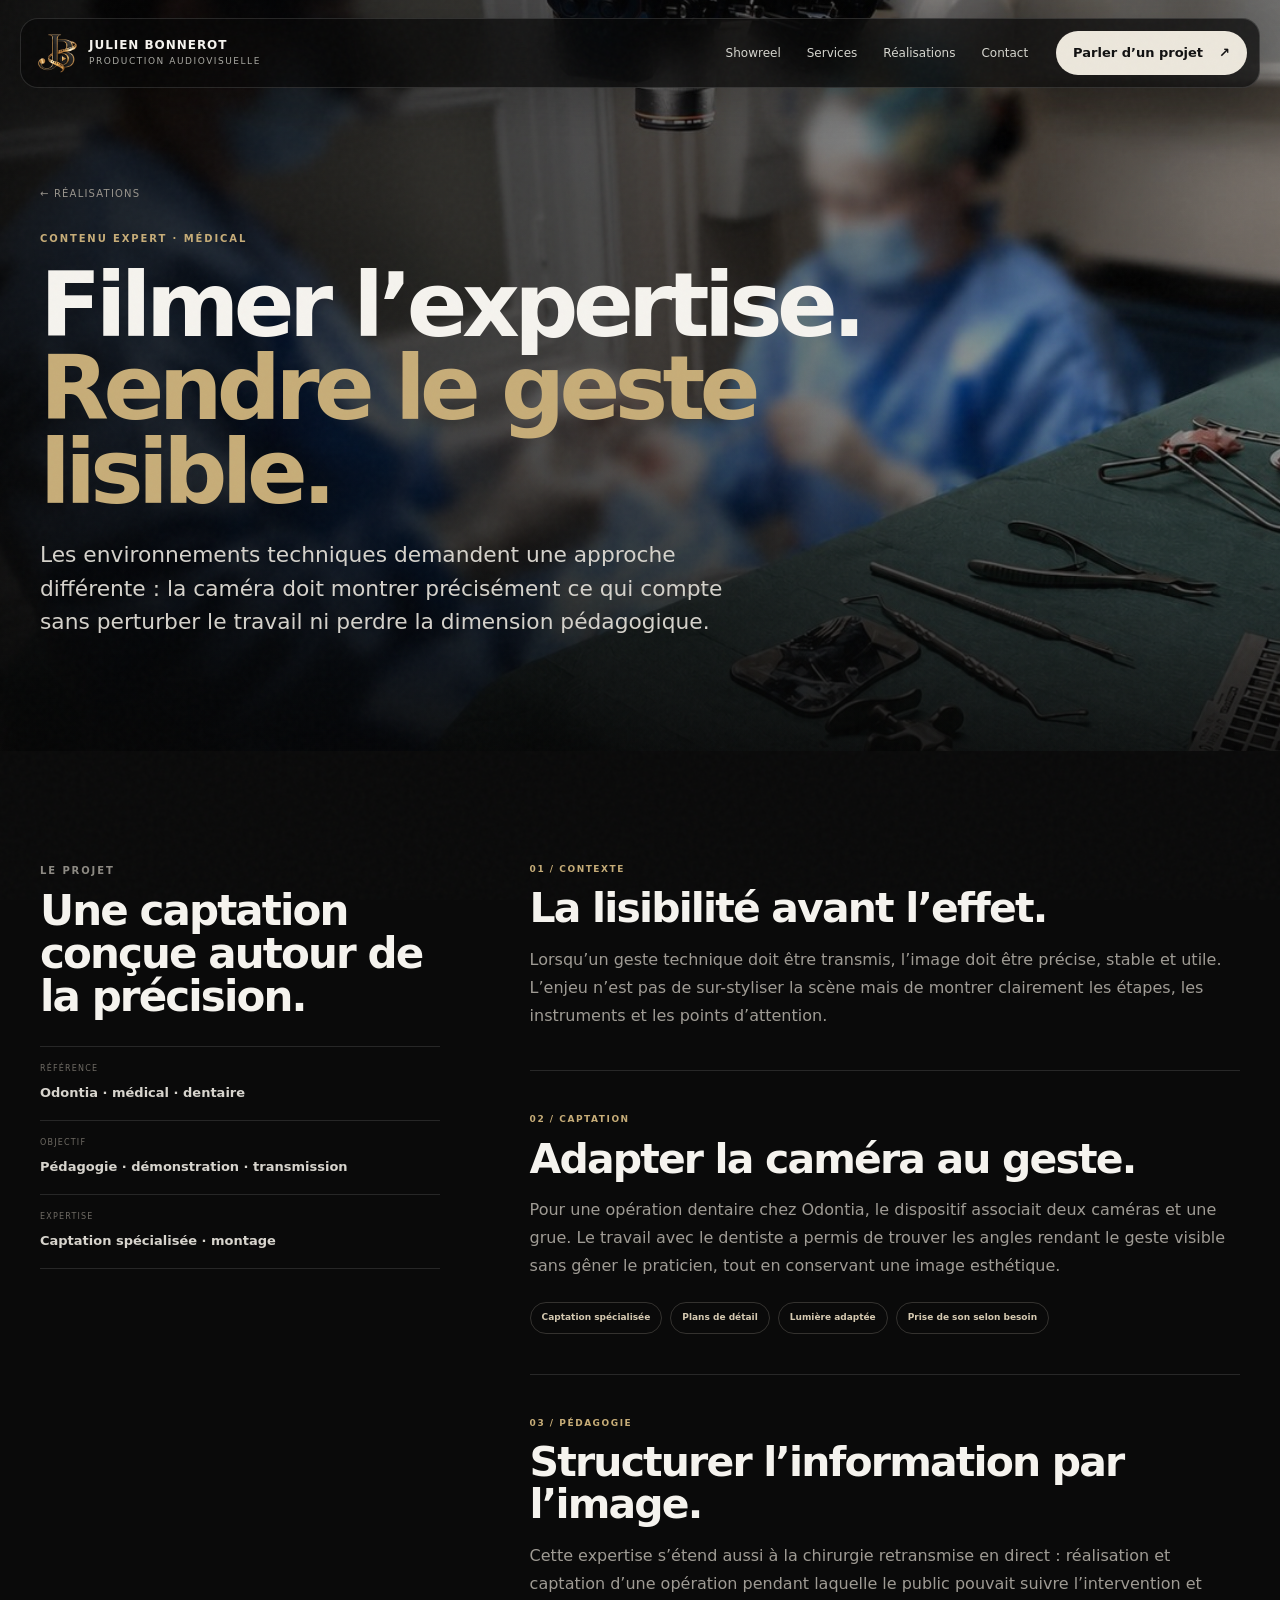
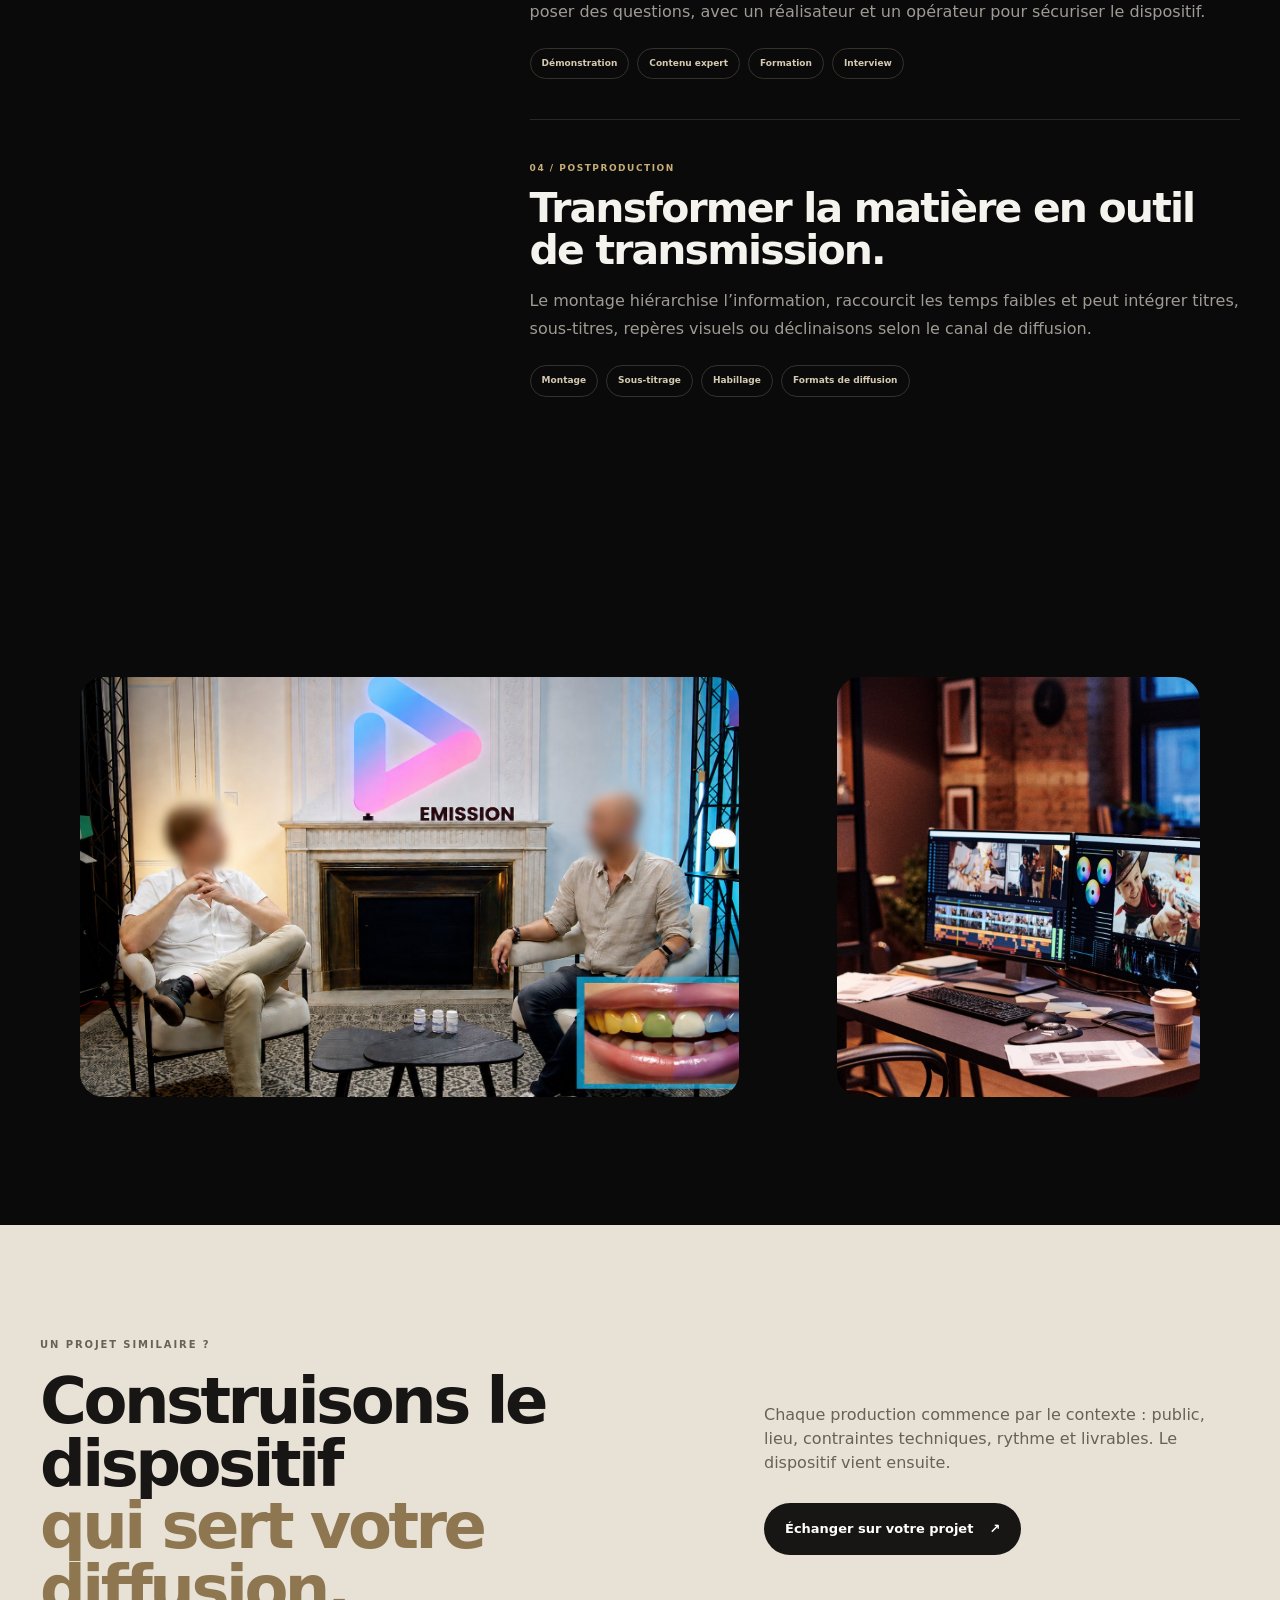
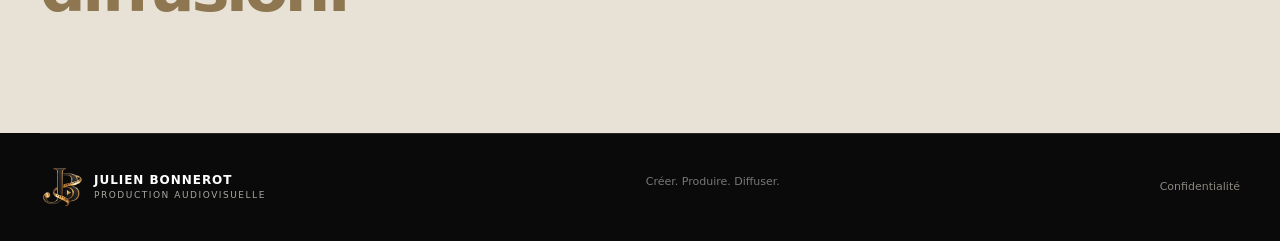
<file: cas-contenu-medical.html>
<!doctype html>
<html lang="fr">
<head>
  <!-- Google Tag Manager -->
  <script>(function(w,d,s,l,i){w[l]=w[l]||[];w[l].push({'gtm.start':
  new Date().getTime(),event:'gtm.js'});var f=d.getElementsByTagName(s)[0],
  j=d.createElement(s),dl=l!='dataLayer'?'&l='+l:'';j.async=true;j.src=
  'https://www.googletagmanager.com/gtm.js?id='+i+dl;f.parentNode.insertBefore(j,f);
  })(window,document,'script','dataLayer','GTM-NM8S3KBX');</script>
  <!-- End Google Tag Manager -->
  <meta charset="utf-8" />
  <meta name="viewport" content="width=device-width, initial-scale=1" />
  <meta http-equiv="Content-Security-Policy" content="default-src 'self'; base-uri 'self'; object-src 'none'; script-src 'self' 'unsafe-inline' https://www.googletagmanager.com https://tagmanager.google.com; script-src-elem 'self' 'unsafe-inline' https://www.googletagmanager.com https://tagmanager.google.com; style-src 'self' 'unsafe-inline' https://www.googletagmanager.com https://tagmanager.google.com https://fonts.googleapis.com; img-src 'self' data: https://www.googletagmanager.com https://www.google-analytics.com https://*.google-analytics.com https://ssl.gstatic.com https://www.gstatic.com; media-src 'self'; font-src 'self' data: https://fonts.gstatic.com; connect-src 'self' https://formsubmit.co https://www.googletagmanager.com https://tagmanager.google.com https://www.google.com https://www.google-analytics.com https://*.google-analytics.com https://region1.google-analytics.com https://stats.g.doubleclick.net; frame-src https://www.googletagmanager.com https://tagmanager.google.com; form-action 'self' https://formsubmit.co; upgrade-insecure-requests" />
  <meta name="referrer" content="strict-origin-when-cross-origin" />
  <meta name="description" content="Étude de cas de captation médicale et contenu expert : précision du cadre, lisibilité des gestes techniques, pédagogie et postproduction." />
  <meta name="robots" content="index,follow,max-image-preview:large" />
  <meta name="theme-color" content="#0b0b0c" />
  <link rel="canonical" href="https://julienbonnerot.fr/cas-contenu-medical.html" />
  <meta property="og:title" content="Contenu expert & médical · Captation spécialisée | Julien Bonnerot" />
  <meta property="og:description" content="Étude de cas de captation médicale et contenu expert : précision du cadre, lisibilité des gestes techniques, pédagogie et postproduction." />
  <meta property="og:type" content="article" />
  <meta property="og:url" content="https://julienbonnerot.fr/cas-contenu-medical.html" />
  <meta property="og:image" content="https://julienbonnerot.fr/assets/project-medical.jpg" />
  <meta name="twitter:card" content="summary_large_image" />
  <meta name="twitter:title" content="Contenu expert & médical · Captation spécialisée | Julien Bonnerot" />
  <meta name="twitter:description" content="Étude de cas de captation médicale et contenu expert : précision du cadre, lisibilité des gestes techniques, pédagogie et postproduction." />
  <meta name="twitter:image" content="https://julienbonnerot.fr/assets/project-medical.jpg" />
  <title>Contenu expert & médical · Captation spécialisée | Julien Bonnerot</title>
<link rel="preload" as="image" href="assets/project-medical.jpg" fetchpriority="high" />
  <!-- Favicon JB -->
  <link rel="icon" type="image/png" href="assets/jb-mark.png?v=61" />
  <link rel="shortcut icon" type="image/png" href="assets/jb-mark.png?v=61" />
  <link rel="apple-touch-icon" href="assets/jb-mark.png?v=61" />
  <link rel="stylesheet" href="styles.css?v=60" />
</head>
<body class="case-page">
  <!-- Google Tag Manager (noscript) -->
  <noscript><iframe src="https://www.googletagmanager.com/ns.html?id=GTM-NM8S3KBX"
  height="0" width="0" style="display:none;visibility:hidden"></iframe></noscript>
  <!-- End Google Tag Manager (noscript) -->
  <div class="grain" aria-hidden="true"></div>
  <header class="nav-wrap" id="top">
    <a class="brand" href="index.html" aria-label="Accueil"><span class="brand-mark"><img src="assets/jb-mark.png" alt="" /></span><span class="brand-copy"><b>JULIEN BONNEROT</b><small>PRODUCTION AUDIOVISUELLE</small></span></a>
    <nav aria-label="Navigation principale"><a href="index.html#showreel">Showreel</a><a href="index.html#services">Services</a><a href="index.html#realisations">Réalisations</a><a href="index.html#contact">Contact</a></nav>
    <a class="btn btn-small btn-accent" href="index.html#contact">Parler d’un projet <span>↗</span></a>
  </header>
  <main>
    <section class="case-hero">
      <img src="assets/project-medical.jpg" alt="Captation audiovisuelle dans un environnement médical" />
      <div class="case-hero-overlay"></div>
      <div class="shell case-hero-content">
        <a class="case-breadcrumb" href="index.html#realisations">← Réalisations</a>
        <p class="case-kicker reveal">CONTENU EXPERT · MÉDICAL</p>
        <h1 class="reveal delay-1">Filmer l’expertise.<br><em>Rendre le geste lisible.</em></h1>
        <p class="case-hero-lead reveal delay-2">Les environnements techniques demandent une approche différente : la caméra doit montrer précisément ce qui compte sans perturber le travail ni perdre la dimension pédagogique.</p>
      </div>
    </section>
    <section class="section shell case-summary">
      <aside class="case-side reveal"><p class="eyebrow">LE PROJET</p><h2>Une captation conçue autour de la précision.</h2><div class="case-facts"><div class="case-fact"><small>Référence</small><strong>Odontia · médical · dentaire</strong></div><div class="case-fact"><small>Objectif</small><strong>Pédagogie · démonstration · transmission</strong></div><div class="case-fact"><small>Expertise</small><strong>Captation spécialisée · montage</strong></div></div></aside>
      <div class="case-story"><section class="case-block reveal"><span>01 / CONTEXTE</span><h3>La lisibilité avant l’effet.</h3><p>Lorsqu’un geste technique doit être transmis, l’image doit être précise, stable et utile. L’enjeu n’est pas de sur-styliser la scène mais de montrer clairement les étapes, les instruments et les points d’attention.</p></section><section class="case-block reveal"><span>02 / CAPTATION</span><h3>Adapter la caméra au geste.</h3><p>Pour une opération dentaire chez Odontia, le dispositif associait deux caméras et une grue. Le travail avec le dentiste a permis de trouver les angles rendant le geste visible sans gêner le praticien, tout en conservant une image esthétique.</p><div class="case-deliverables"><b>Captation spécialisée</b><b>Plans de détail</b><b>Lumière adaptée</b><b>Prise de son selon besoin</b></div></section><section class="case-block reveal"><span>03 / PÉDAGOGIE</span><h3>Structurer l’information par l’image.</h3><p>Cette expertise s’étend aussi à la chirurgie retransmise en direct : réalisation et captation d’une opération pendant laquelle le public pouvait suivre l’intervention et poser des questions, avec un réalisateur et un opérateur pour sécuriser le dispositif.</p><div class="case-deliverables"><b>Démonstration</b><b>Contenu expert</b><b>Formation</b><b>Interview</b></div></section><section class="case-block reveal"><span>04 / POSTPRODUCTION</span><h3>Transformer la matière en outil de transmission.</h3><p>Le montage hiérarchise l’information, raccourcit les temps faibles et peut intégrer titres, sous-titres, repères visuels ou déclinaisons selon le canal de diffusion.</p><div class="case-deliverables"><b>Montage</b><b>Sous-titrage</b><b>Habillage</b><b>Formats de diffusion</b></div></section></div>
    </section>
    <section class="section shell case-media-grid"><figure class="case-media reveal"><img loading="lazy" decoding="async" src="assets/formation.jpg" alt="Production de contenu pédagogique et expert"></figure><figure class="case-media case-media-small reveal"><img loading="lazy" decoding="async" src="assets/postprod.jpg" alt="Montage et postproduction de contenus experts"></figure></section>
    <section class="case-cta section">
      <div class="shell case-cta-inner"><div><p class="eyebrow">UN PROJET SIMILAIRE ?</p><h2>Construisons le dispositif<br><em>qui sert votre diffusion.</em></h2></div><div><p>Chaque production commence par le contexte : public, lieu, contraintes techniques, rythme et livrables. Le dispositif vient ensuite.</p><a class="btn" href="index.html#contact">Échanger sur votre projet <span>↗</span></a></div></div>
    </section>
  </main>
  <footer class="shell case-footer"><a class="brand" href="index.html"><span class="brand-mark"><img src="assets/jb-mark.png" alt="" /></span><span class="brand-copy"><b>JULIEN BONNEROT</b><small>PRODUCTION AUDIOVISUELLE</small></span></a><p>Créer. Produire. Diffuser.</p><div class="footer-links"><a href="confidentialite.html">Confidentialité</a></div></footer>
  <a class="mobile-cta" href="index.html#contact">Parler d’un projet <span>↗</span></a>
  <script src="script.js?v=63"></script>
  <script src="analytics-events.js?v=63"></script>
</body>
</html>
</file>
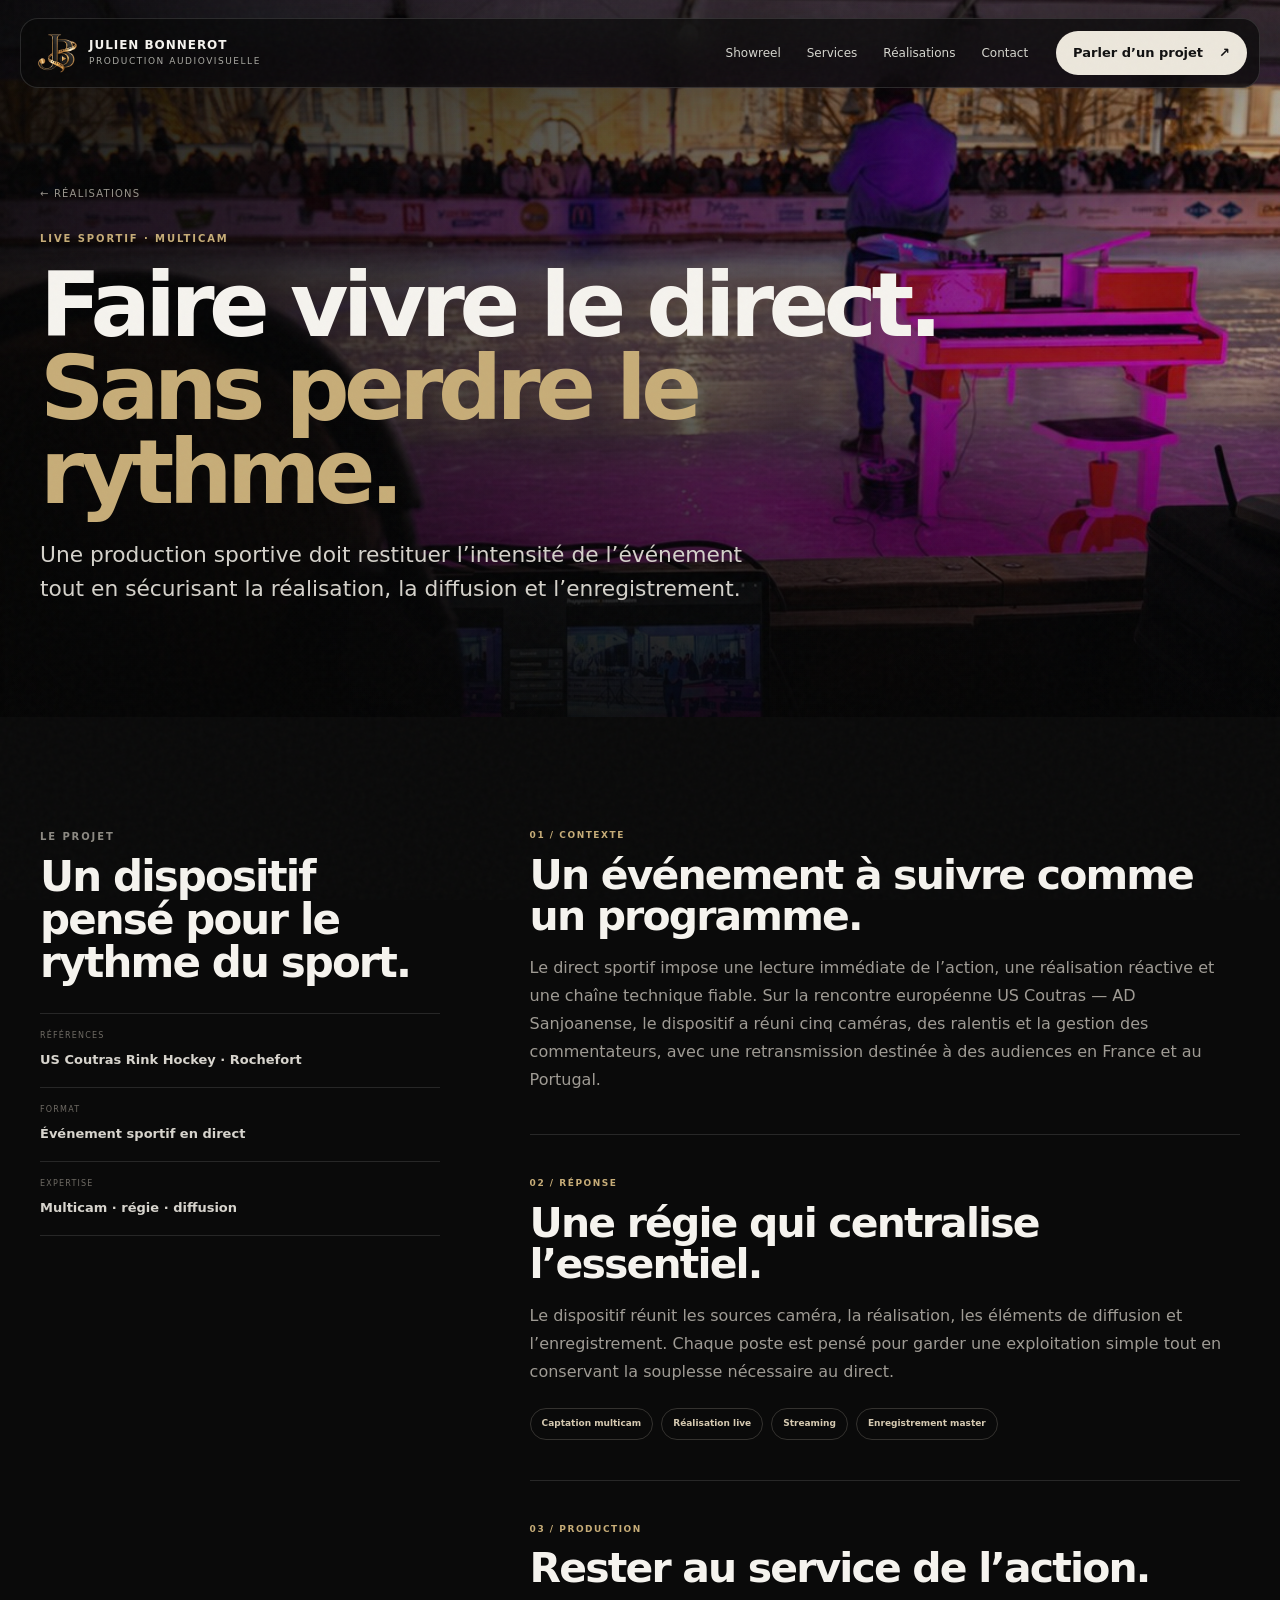
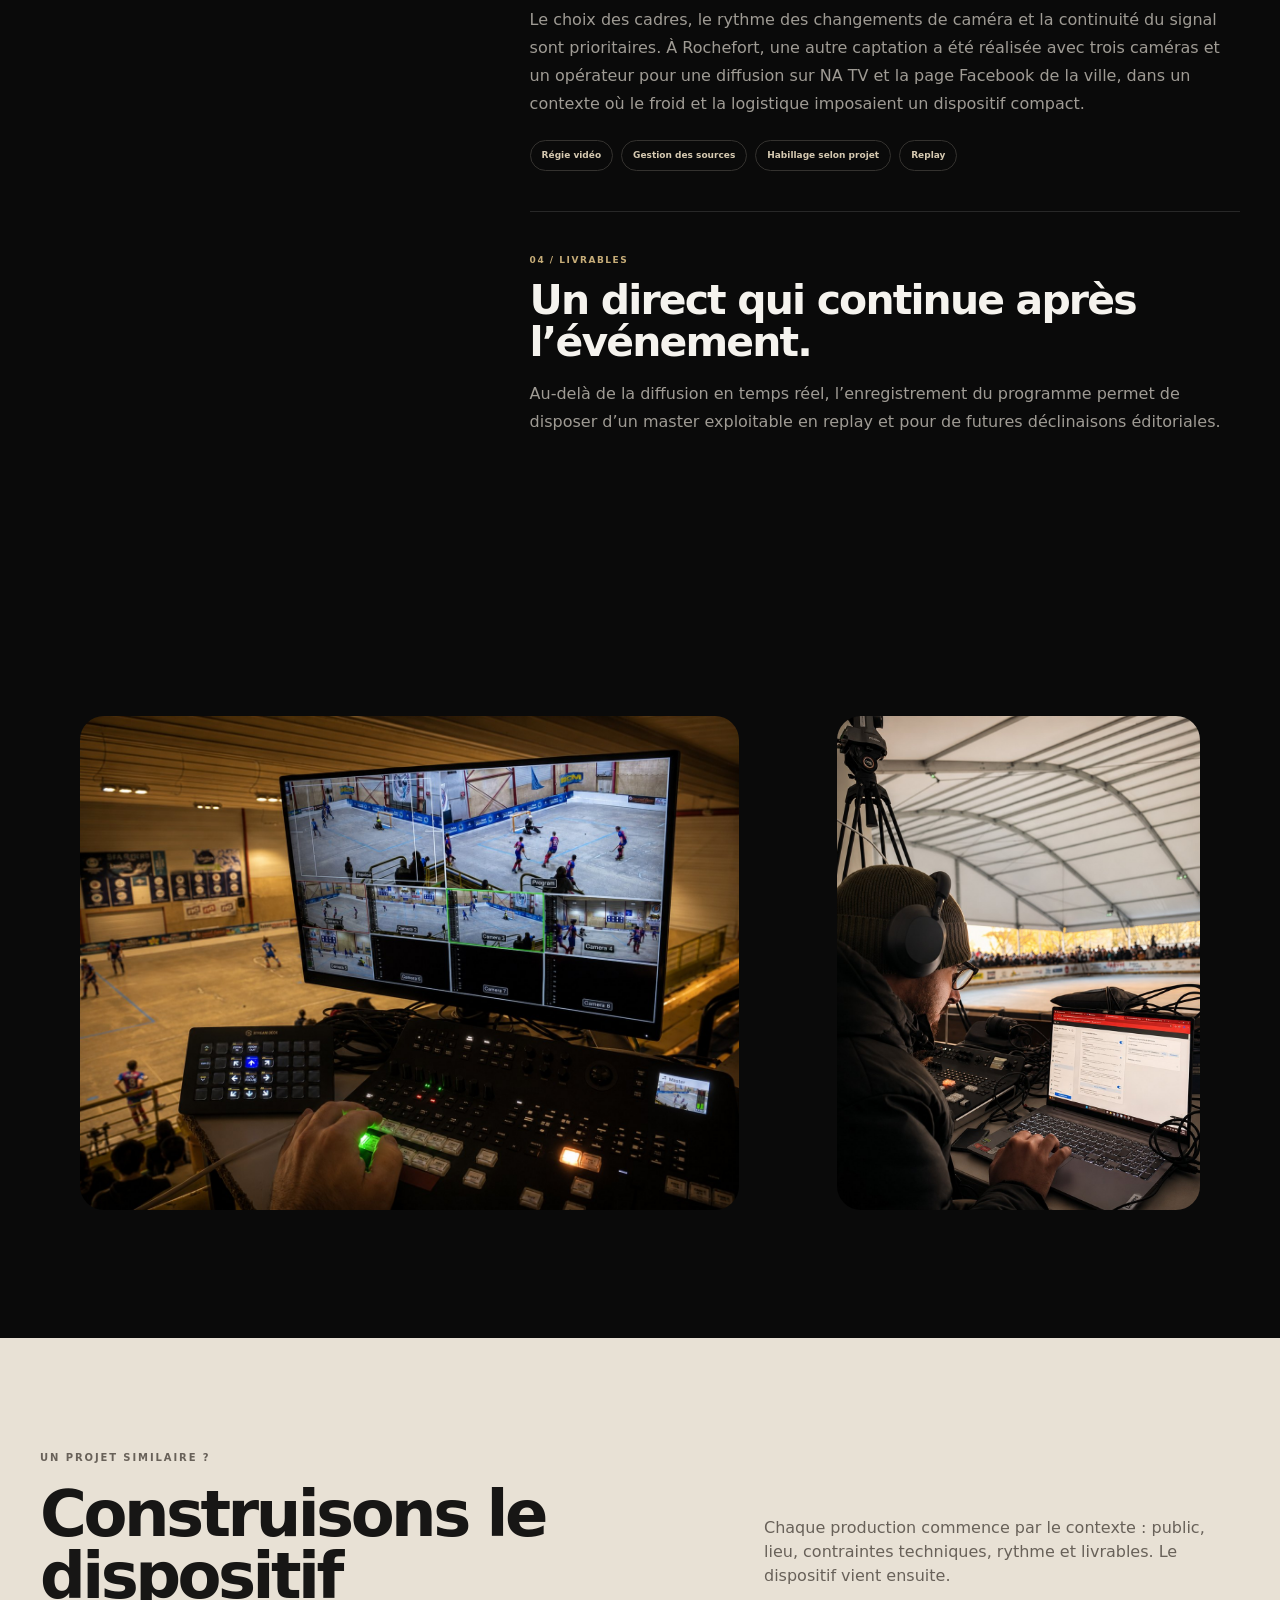
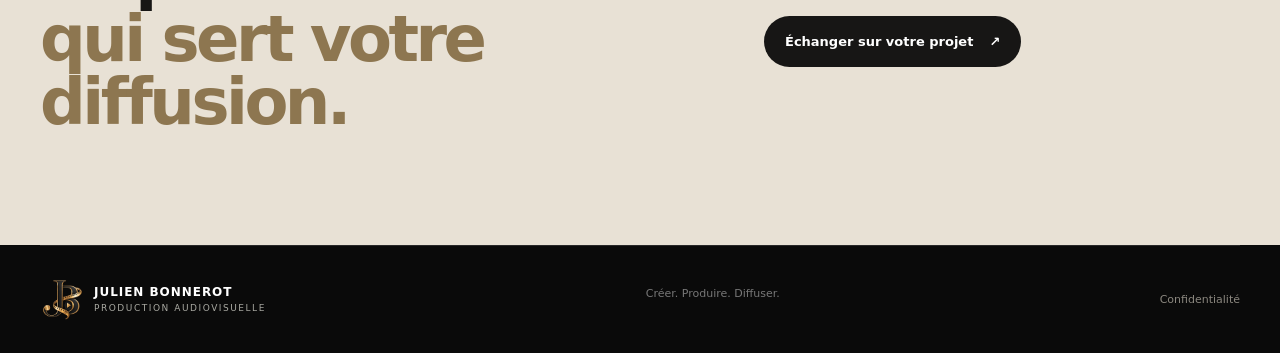
<file: cas-live-sportif.html>
<!doctype html>
<html lang="fr">
<head>
  <!-- Google Tag Manager -->
  <script>(function(w,d,s,l,i){w[l]=w[l]||[];w[l].push({'gtm.start':
  new Date().getTime(),event:'gtm.js'});var f=d.getElementsByTagName(s)[0],
  j=d.createElement(s),dl=l!='dataLayer'?'&l='+l:'';j.async=true;j.src=
  'https://www.googletagmanager.com/gtm.js?id='+i+dl;f.parentNode.insertBefore(j,f);
  })(window,document,'script','dataLayer','GTM-NM8S3KBX');</script>
  <!-- End Google Tag Manager -->
  <meta charset="utf-8" />
  <meta name="viewport" content="width=device-width, initial-scale=1" />
  <meta http-equiv="Content-Security-Policy" content="default-src 'self'; base-uri 'self'; object-src 'none'; script-src 'self' 'unsafe-inline' https://www.googletagmanager.com https://tagmanager.google.com; script-src-elem 'self' 'unsafe-inline' https://www.googletagmanager.com https://tagmanager.google.com; style-src 'self' 'unsafe-inline' https://www.googletagmanager.com https://tagmanager.google.com https://fonts.googleapis.com; img-src 'self' data: https://www.googletagmanager.com https://www.google-analytics.com https://*.google-analytics.com https://ssl.gstatic.com https://www.gstatic.com; media-src 'self'; font-src 'self' data: https://fonts.gstatic.com; connect-src 'self' https://formsubmit.co https://www.googletagmanager.com https://tagmanager.google.com https://www.google.com https://www.google-analytics.com https://*.google-analytics.com https://region1.google-analytics.com https://stats.g.doubleclick.net; frame-src https://www.googletagmanager.com https://tagmanager.google.com; form-action 'self' https://formsubmit.co; upgrade-insecure-requests" />
  <meta name="referrer" content="strict-origin-when-cross-origin" />
  <meta name="description" content="Étude de cas de production audiovisuelle live : captation multicam, régie, réalisation et diffusion d’un événement sportif." />
  <meta name="robots" content="index,follow,max-image-preview:large" />
  <meta name="theme-color" content="#0b0b0c" />
  <link rel="canonical" href="https://julienbonnerot.fr/cas-live-sportif.html" />
  <meta property="og:title" content="Live sportif · Captation multicam & diffusion | Julien Bonnerot" />
  <meta property="og:description" content="Étude de cas de production audiovisuelle live : captation multicam, régie, réalisation et diffusion d’un événement sportif." />
  <meta property="og:type" content="article" />
  <meta property="og:url" content="https://julienbonnerot.fr/cas-live-sportif.html" />
  <meta property="og:image" content="https://julienbonnerot.fr/assets/project-sport.jpg" />
  <meta name="twitter:card" content="summary_large_image" />
  <meta name="twitter:title" content="Live sportif · Captation multicam & diffusion | Julien Bonnerot" />
  <meta name="twitter:description" content="Étude de cas de production audiovisuelle live : captation multicam, régie, réalisation et diffusion d’un événement sportif." />
  <meta name="twitter:image" content="https://julienbonnerot.fr/assets/project-sport.jpg" />
  <title>Live sportif · Captation multicam & diffusion | Julien Bonnerot</title>
<link rel="preload" as="image" href="assets/project-sport.jpg" fetchpriority="high" />
  <!-- Favicon JB -->
  <link rel="icon" type="image/png" href="assets/jb-mark.png?v=61" />
  <link rel="shortcut icon" type="image/png" href="assets/jb-mark.png?v=61" />
  <link rel="apple-touch-icon" href="assets/jb-mark.png?v=61" />
  <link rel="stylesheet" href="styles.css?v=60" />
</head>
<body class="case-page">
  <!-- Google Tag Manager (noscript) -->
  <noscript><iframe src="https://www.googletagmanager.com/ns.html?id=GTM-NM8S3KBX"
  height="0" width="0" style="display:none;visibility:hidden"></iframe></noscript>
  <!-- End Google Tag Manager (noscript) -->
  <div class="grain" aria-hidden="true"></div>
  <header class="nav-wrap" id="top">
    <a class="brand" href="index.html" aria-label="Accueil"><span class="brand-mark"><img src="assets/jb-mark.png" alt="" /></span><span class="brand-copy"><b>JULIEN BONNEROT</b><small>PRODUCTION AUDIOVISUELLE</small></span></a>
    <nav aria-label="Navigation principale"><a href="index.html#showreel">Showreel</a><a href="index.html#services">Services</a><a href="index.html#realisations">Réalisations</a><a href="index.html#contact">Contact</a></nav>
    <a class="btn btn-small btn-accent" href="index.html#contact">Parler d’un projet <span>↗</span></a>
  </header>
  <main>
    <section class="case-hero">
      <img src="assets/project-sport.jpg" alt="Régie audiovisuelle lors d’un événement sportif" />
      <div class="case-hero-overlay"></div>
      <div class="shell case-hero-content">
        <a class="case-breadcrumb" href="index.html#realisations">← Réalisations</a>
        <p class="case-kicker reveal">LIVE SPORTIF · MULTICAM</p>
        <h1 class="reveal delay-1">Faire vivre le direct.<br><em>Sans perdre le rythme.</em></h1>
        <p class="case-hero-lead reveal delay-2">Une production sportive doit restituer l’intensité de l’événement tout en sécurisant la réalisation, la diffusion et l’enregistrement.</p>
      </div>
    </section>
    <section class="section shell case-summary">
      <aside class="case-side reveal"><p class="eyebrow">LE PROJET</p><h2>Un dispositif pensé pour le rythme du sport.</h2><div class="case-facts"><div class="case-fact"><small>Références</small><strong>US Coutras Rink Hockey · Rochefort</strong></div><div class="case-fact"><small>Format</small><strong>Événement sportif en direct</strong></div><div class="case-fact"><small>Expertise</small><strong>Multicam · régie · diffusion</strong></div></div></aside>
      <div class="case-story"><section class="case-block reveal"><span>01 / CONTEXTE</span><h3>Un événement à suivre comme un programme.</h3><p>Le direct sportif impose une lecture immédiate de l’action, une réalisation réactive et une chaîne technique fiable. Sur la rencontre européenne US Coutras — AD Sanjoanense, le dispositif a réuni cinq caméras, des ralentis et la gestion des commentateurs, avec une retransmission destinée à des audiences en France et au Portugal.</p></section><section class="case-block reveal"><span>02 / RÉPONSE</span><h3>Une régie qui centralise l’essentiel.</h3><p>Le dispositif réunit les sources caméra, la réalisation, les éléments de diffusion et l’enregistrement. Chaque poste est pensé pour garder une exploitation simple tout en conservant la souplesse nécessaire au direct.</p><div class="case-deliverables"><b>Captation multicam</b><b>Réalisation live</b><b>Streaming</b><b>Enregistrement master</b></div></section><section class="case-block reveal"><span>03 / PRODUCTION</span><h3>Rester au service de l’action.</h3><p>Le choix des cadres, le rythme des changements de caméra et la continuité du signal sont prioritaires. À Rochefort, une autre captation a été réalisée avec trois caméras et un opérateur pour une diffusion sur NA TV et la page Facebook de la ville, dans un contexte où le froid et la logistique imposaient un dispositif compact.</p><div class="case-deliverables"><b>Régie vidéo</b><b>Gestion des sources</b><b>Habillage selon projet</b><b>Replay</b></div></section><section class="case-block reveal"><span>04 / LIVRABLES</span><h3>Un direct qui continue après l’événement.</h3><p>Au-delà de la diffusion en temps réel, l’enregistrement du programme permet de disposer d’un master exploitable en replay et pour de futures déclinaisons éditoriales.</p></section></div>
    </section>
    <section class="section shell case-media-grid"><figure class="case-media reveal"><img loading="lazy" decoding="async" src="assets/live.jpg" alt="Régie multicam et multiview pour retransmission sportive"></figure><figure class="case-media case-media-small reveal"><img loading="lazy" decoding="async" src="assets/contact.jpg" alt="Dispositif technique audiovisuel sur événement"></figure></section>
    <section class="case-cta section">
      <div class="shell case-cta-inner"><div><p class="eyebrow">UN PROJET SIMILAIRE ?</p><h2>Construisons le dispositif<br><em>qui sert votre diffusion.</em></h2></div><div><p>Chaque production commence par le contexte : public, lieu, contraintes techniques, rythme et livrables. Le dispositif vient ensuite.</p><a class="btn" href="index.html#contact">Échanger sur votre projet <span>↗</span></a></div></div>
    </section>
  </main>
  <footer class="shell case-footer"><a class="brand" href="index.html"><span class="brand-mark"><img src="assets/jb-mark.png" alt="" /></span><span class="brand-copy"><b>JULIEN BONNEROT</b><small>PRODUCTION AUDIOVISUELLE</small></span></a><p>Créer. Produire. Diffuser.</p><div class="footer-links"><a href="confidentialite.html">Confidentialité</a></div></footer>
  <a class="mobile-cta" href="index.html#contact">Parler d’un projet <span>↗</span></a>
  <script src="script.js?v=63"></script>
  <script src="analytics-events.js?v=63"></script>
</body>
</html>
</file>
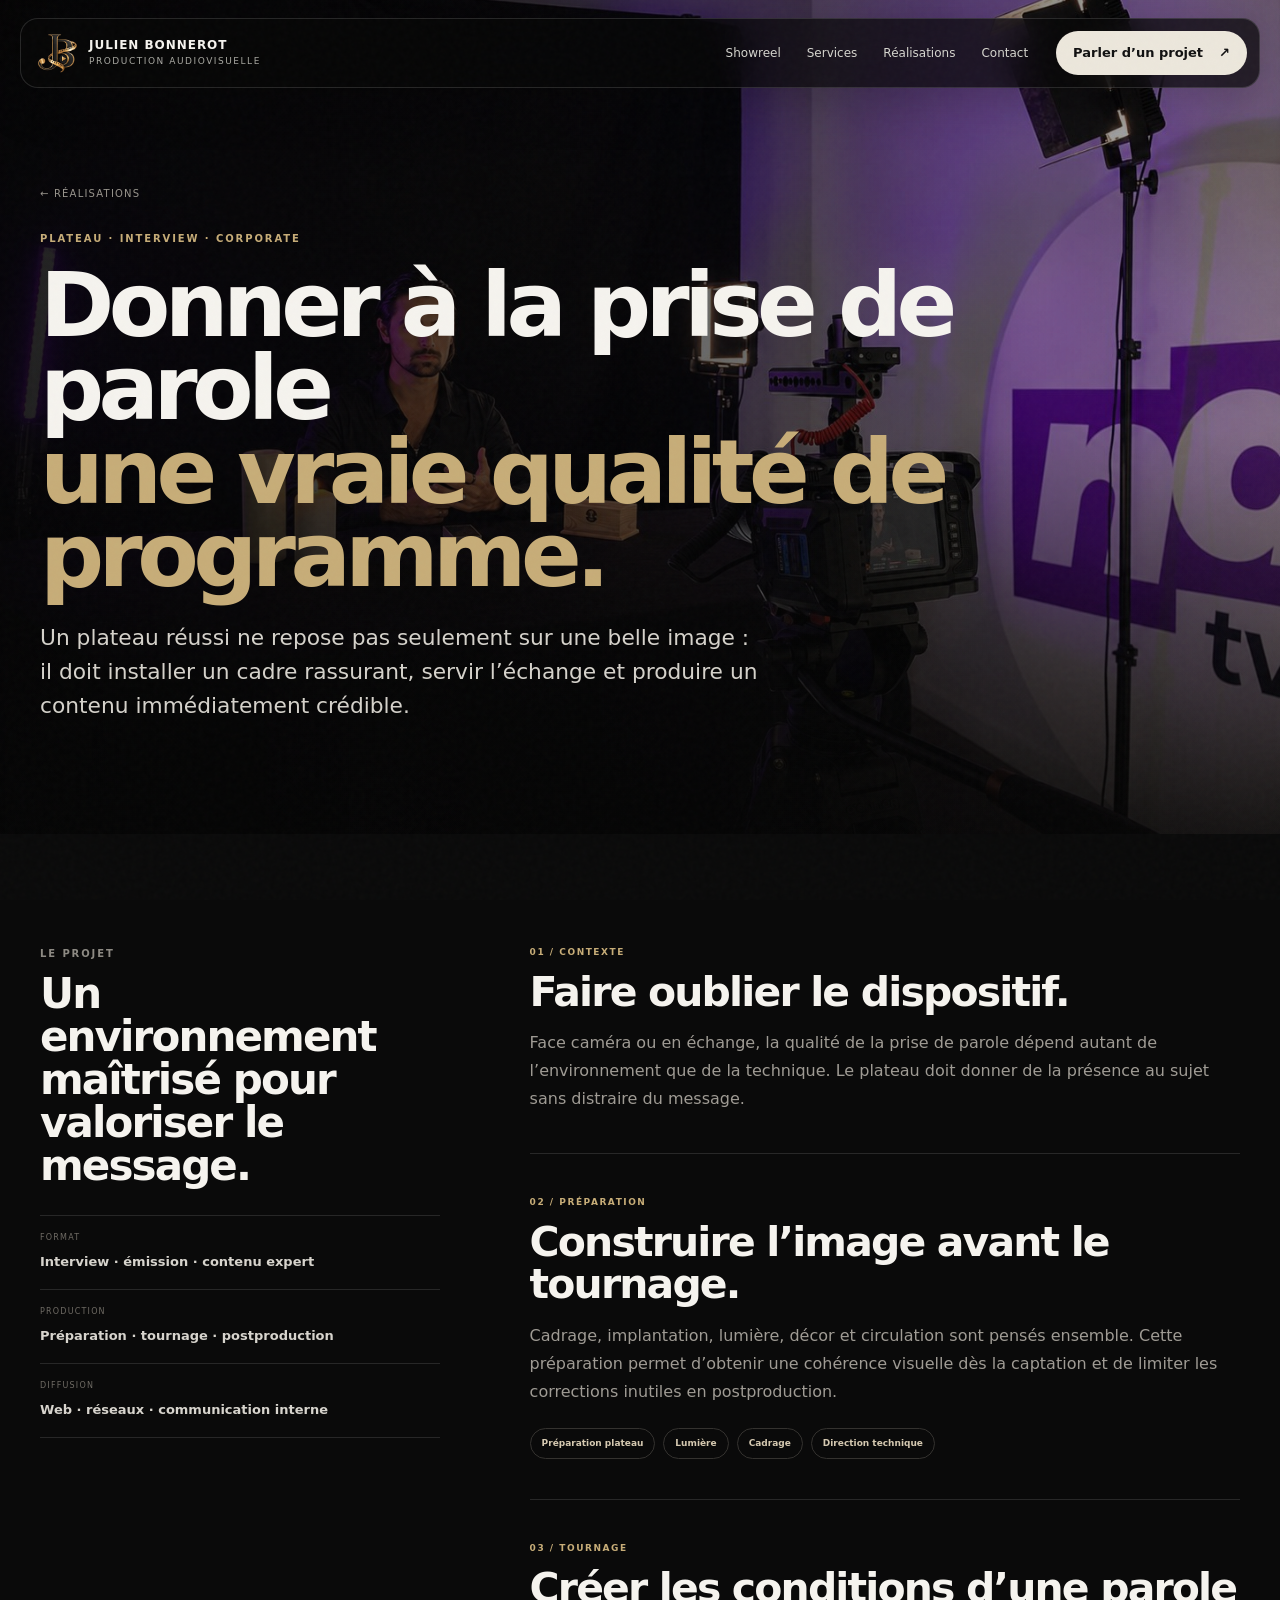
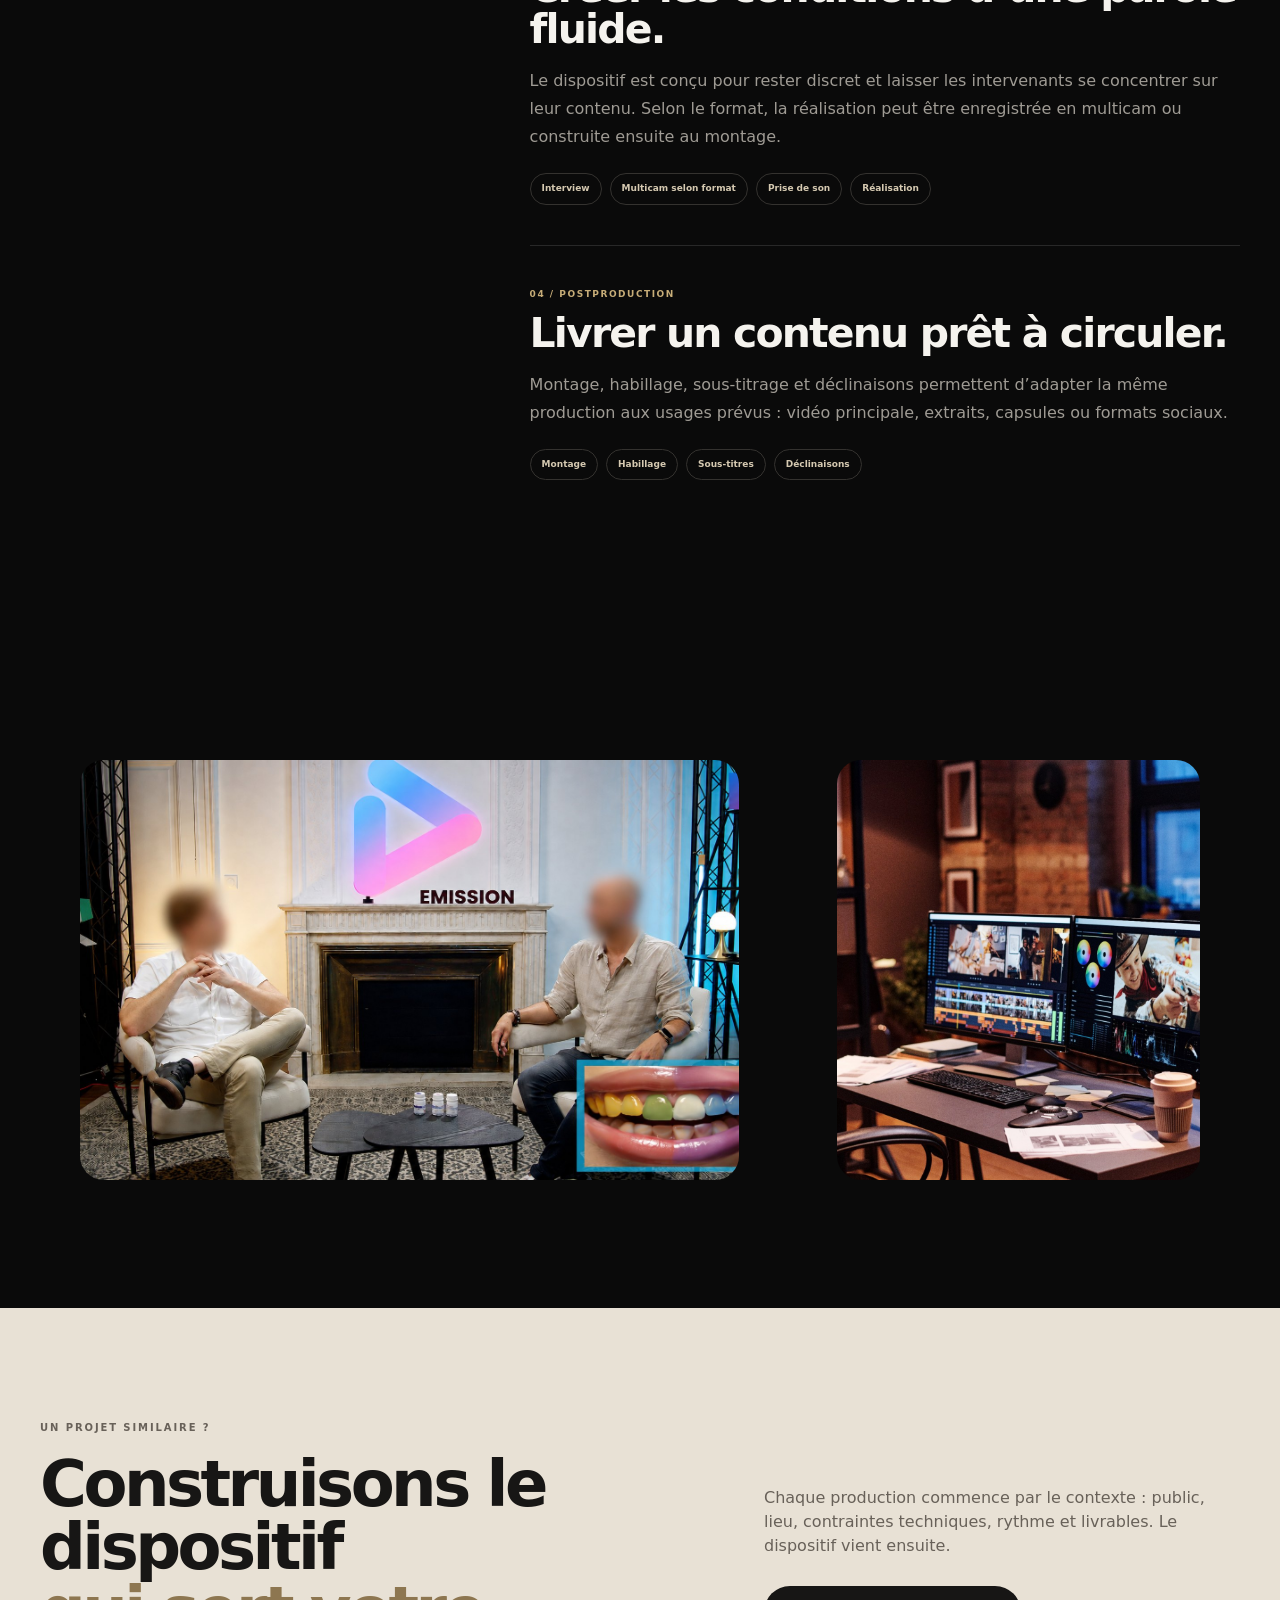
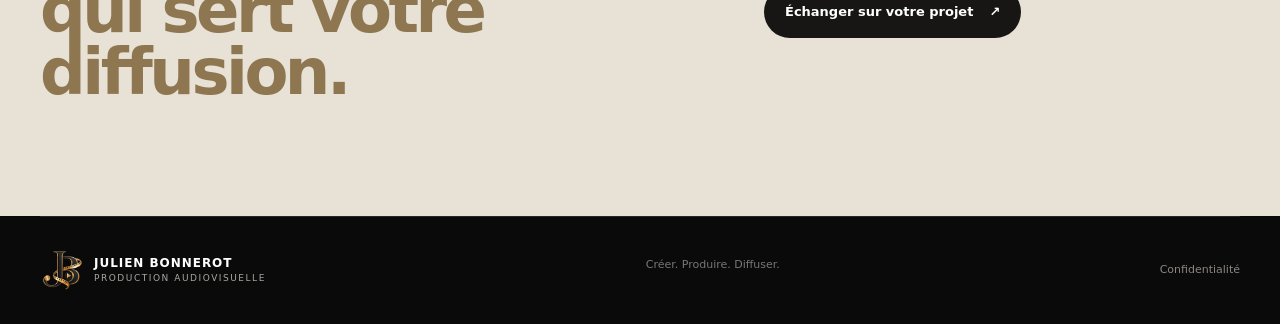
<file: cas-plateau-interview.html>
<!doctype html>
<html lang="fr">
<head>
  <!-- Google Tag Manager -->
  <script>(function(w,d,s,l,i){w[l]=w[l]||[];w[l].push({'gtm.start':
  new Date().getTime(),event:'gtm.js'});var f=d.getElementsByTagName(s)[0],
  j=d.createElement(s),dl=l!='dataLayer'?'&l='+l:'';j.async=true;j.src=
  'https://www.googletagmanager.com/gtm.js?id='+i+dl;f.parentNode.insertBefore(j,f);
  })(window,document,'script','dataLayer','GTM-NM8S3KBX');</script>
  <!-- End Google Tag Manager -->
  <meta charset="utf-8" />
  <meta name="viewport" content="width=device-width, initial-scale=1" />
  <meta http-equiv="Content-Security-Policy" content="default-src 'self'; base-uri 'self'; object-src 'none'; script-src 'self' 'unsafe-inline' https://www.googletagmanager.com https://tagmanager.google.com; script-src-elem 'self' 'unsafe-inline' https://www.googletagmanager.com https://tagmanager.google.com; style-src 'self' 'unsafe-inline' https://www.googletagmanager.com https://tagmanager.google.com https://fonts.googleapis.com; img-src 'self' data: https://www.googletagmanager.com https://www.google-analytics.com https://*.google-analytics.com https://ssl.gstatic.com https://www.gstatic.com; media-src 'self'; font-src 'self' data: https://fonts.gstatic.com; connect-src 'self' https://formsubmit.co https://www.googletagmanager.com https://tagmanager.google.com https://www.google.com https://www.google-analytics.com https://*.google-analytics.com https://region1.google-analytics.com https://stats.g.doubleclick.net; frame-src https://www.googletagmanager.com https://tagmanager.google.com; form-action 'self' https://formsubmit.co; upgrade-insecure-requests" />
  <meta name="referrer" content="strict-origin-when-cross-origin" />
  <meta name="description" content="Étude de cas plateau et interview : préparation, lumière, cadrage, réalisation et postproduction pour une prise de parole professionnelle." />
  <meta name="robots" content="index,follow,max-image-preview:large" />
  <meta name="theme-color" content="#0b0b0c" />
  <link rel="canonical" href="https://julienbonnerot.fr/cas-plateau-interview.html" />
  <meta property="og:title" content="Plateau & interview · Production audiovisuelle | Julien Bonnerot" />
  <meta property="og:description" content="Étude de cas plateau et interview : préparation, lumière, cadrage, réalisation et postproduction pour une prise de parole professionnelle." />
  <meta property="og:type" content="article" />
  <meta property="og:url" content="https://julienbonnerot.fr/cas-plateau-interview.html" />
  <meta property="og:image" content="https://julienbonnerot.fr/assets/project-corporate.jpg" />
  <meta name="twitter:card" content="summary_large_image" />
  <meta name="twitter:title" content="Plateau & interview · Production audiovisuelle | Julien Bonnerot" />
  <meta name="twitter:description" content="Étude de cas plateau et interview : préparation, lumière, cadrage, réalisation et postproduction pour une prise de parole professionnelle." />
  <meta name="twitter:image" content="https://julienbonnerot.fr/assets/project-corporate.jpg" />
  <title>Plateau & interview · Production audiovisuelle | Julien Bonnerot</title>
<link rel="preload" as="image" href="assets/project-corporate.jpg" fetchpriority="high" />
  <!-- Favicon JB -->
  <link rel="icon" type="image/png" href="assets/jb-mark.png?v=61" />
  <link rel="shortcut icon" type="image/png" href="assets/jb-mark.png?v=61" />
  <link rel="apple-touch-icon" href="assets/jb-mark.png?v=61" />
  <link rel="stylesheet" href="styles.css?v=60" />
</head>
<body class="case-page">
  <!-- Google Tag Manager (noscript) -->
  <noscript><iframe src="https://www.googletagmanager.com/ns.html?id=GTM-NM8S3KBX"
  height="0" width="0" style="display:none;visibility:hidden"></iframe></noscript>
  <!-- End Google Tag Manager (noscript) -->
  <div class="grain" aria-hidden="true"></div>
  <header class="nav-wrap" id="top">
    <a class="brand" href="index.html" aria-label="Accueil"><span class="brand-mark"><img src="assets/jb-mark.png" alt="" /></span><span class="brand-copy"><b>JULIEN BONNEROT</b><small>PRODUCTION AUDIOVISUELLE</small></span></a>
    <nav aria-label="Navigation principale"><a href="index.html#showreel">Showreel</a><a href="index.html#services">Services</a><a href="index.html#realisations">Réalisations</a><a href="index.html#contact">Contact</a></nav>
    <a class="btn btn-small btn-accent" href="index.html#contact">Parler d’un projet <span>↗</span></a>
  </header>
  <main>
    <section class="case-hero">
      <img src="assets/project-corporate.jpg" alt="Tournage sur un plateau d’interview" />
      <div class="case-hero-overlay"></div>
      <div class="shell case-hero-content">
        <a class="case-breadcrumb" href="index.html#realisations">← Réalisations</a>
        <p class="case-kicker reveal">PLATEAU · INTERVIEW · CORPORATE</p>
        <h1 class="reveal delay-1">Donner à la prise de parole<br><em>une vraie qualité de programme.</em></h1>
        <p class="case-hero-lead reveal delay-2">Un plateau réussi ne repose pas seulement sur une belle image : il doit installer un cadre rassurant, servir l’échange et produire un contenu immédiatement crédible.</p>
      </div>
    </section>
    <section class="section shell case-summary">
      <aside class="case-side reveal"><p class="eyebrow">LE PROJET</p><h2>Un environnement maîtrisé pour valoriser le message.</h2><div class="case-facts"><div class="case-fact"><small>Format</small><strong>Interview · émission · contenu expert</strong></div><div class="case-fact"><small>Production</small><strong>Préparation · tournage · postproduction</strong></div><div class="case-fact"><small>Diffusion</small><strong>Web · réseaux · communication interne</strong></div></div></aside>
      <div class="case-story"><section class="case-block reveal"><span>01 / CONTEXTE</span><h3>Faire oublier le dispositif.</h3><p>Face caméra ou en échange, la qualité de la prise de parole dépend autant de l’environnement que de la technique. Le plateau doit donner de la présence au sujet sans distraire du message.</p></section><section class="case-block reveal"><span>02 / PRÉPARATION</span><h3>Construire l’image avant le tournage.</h3><p>Cadrage, implantation, lumière, décor et circulation sont pensés ensemble. Cette préparation permet d’obtenir une cohérence visuelle dès la captation et de limiter les corrections inutiles en postproduction.</p><div class="case-deliverables"><b>Préparation plateau</b><b>Lumière</b><b>Cadrage</b><b>Direction technique</b></div></section><section class="case-block reveal"><span>03 / TOURNAGE</span><h3>Créer les conditions d’une parole fluide.</h3><p>Le dispositif est conçu pour rester discret et laisser les intervenants se concentrer sur leur contenu. Selon le format, la réalisation peut être enregistrée en multicam ou construite ensuite au montage.</p><div class="case-deliverables"><b>Interview</b><b>Multicam selon format</b><b>Prise de son</b><b>Réalisation</b></div></section><section class="case-block reveal"><span>04 / POSTPRODUCTION</span><h3>Livrer un contenu prêt à circuler.</h3><p>Montage, habillage, sous-titrage et déclinaisons permettent d’adapter la même production aux usages prévus : vidéo principale, extraits, capsules ou formats sociaux.</p><div class="case-deliverables"><b>Montage</b><b>Habillage</b><b>Sous-titres</b><b>Déclinaisons</b></div></section></div>
    </section>
    <section class="section shell case-media-grid"><figure class="case-media reveal"><img loading="lazy" decoding="async" src="assets/formation.jpg" alt="Plateau d’interview et de contenu expert"></figure><figure class="case-media case-media-small reveal"><img loading="lazy" decoding="async" src="assets/postprod.jpg" alt="Postproduction et montage audiovisuel"></figure></section>
    <section class="case-cta section">
      <div class="shell case-cta-inner"><div><p class="eyebrow">UN PROJET SIMILAIRE ?</p><h2>Construisons le dispositif<br><em>qui sert votre diffusion.</em></h2></div><div><p>Chaque production commence par le contexte : public, lieu, contraintes techniques, rythme et livrables. Le dispositif vient ensuite.</p><a class="btn" href="index.html#contact">Échanger sur votre projet <span>↗</span></a></div></div>
    </section>
  </main>
  <footer class="shell case-footer"><a class="brand" href="index.html"><span class="brand-mark"><img src="assets/jb-mark.png" alt="" /></span><span class="brand-copy"><b>JULIEN BONNEROT</b><small>PRODUCTION AUDIOVISUELLE</small></span></a><p>Créer. Produire. Diffuser.</p><div class="footer-links"><a href="confidentialite.html">Confidentialité</a></div></footer>
  <a class="mobile-cta" href="index.html#contact">Parler d’un projet <span>↗</span></a>
  <script src="script.js?v=63"></script>
  <script src="analytics-events.js?v=63"></script>
</body>
</html>
</file>
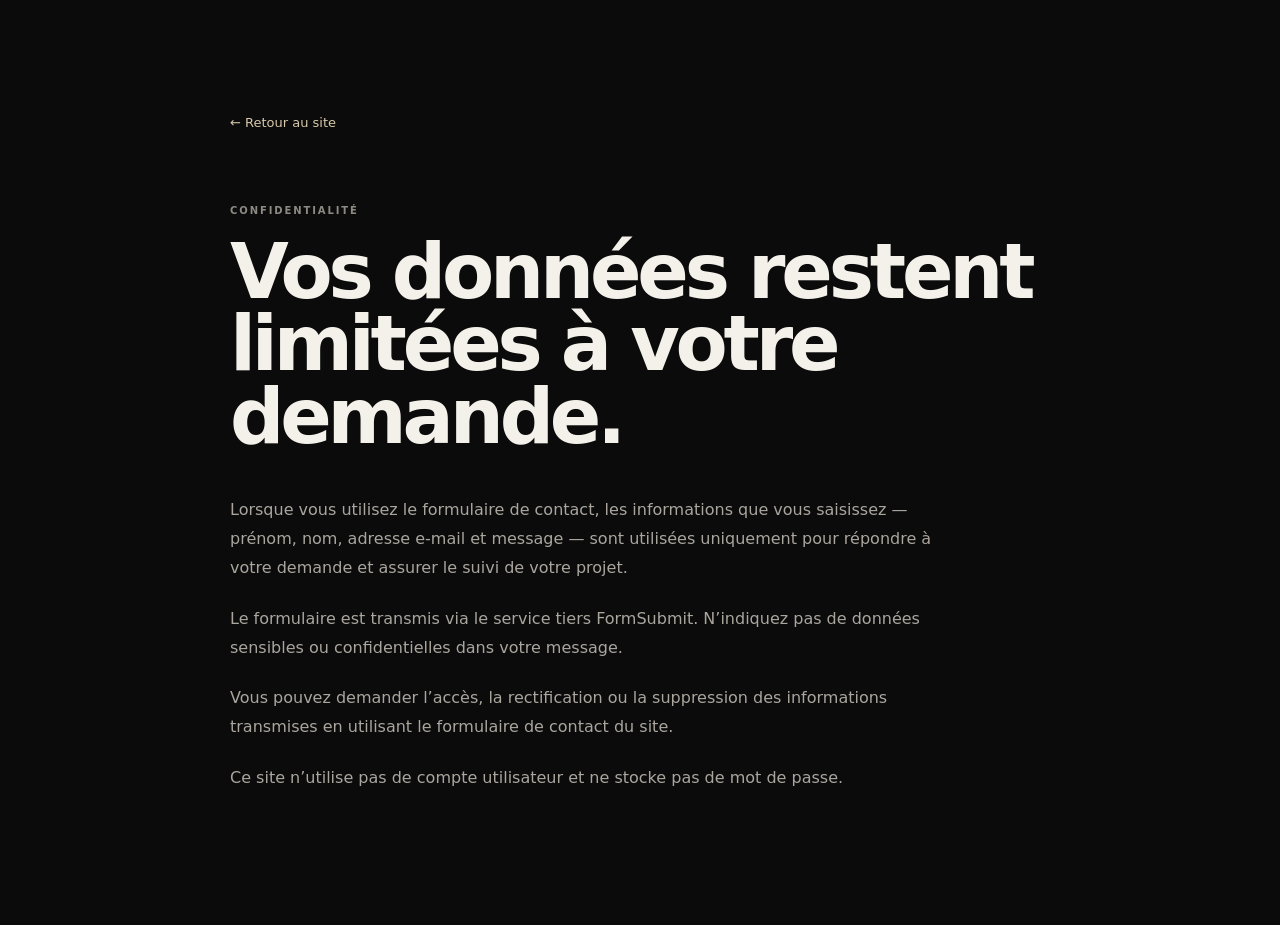
<file: confidentialite.html>
<!doctype html>
<html lang="fr">
<head>
  <meta charset="utf-8" />
  <meta name="viewport" content="width=device-width, initial-scale=1" />
  <meta http-equiv="Content-Security-Policy" content="default-src 'self'; base-uri 'self'; object-src 'none'; style-src 'self'; img-src 'self' data:; font-src 'self'; upgrade-insecure-requests" />
  <meta name="referrer" content="strict-origin-when-cross-origin" />
  <meta name="robots" content="noindex,follow" />
  <meta name="theme-color" content="#0b0b0c" />
  <title>Confidentialité · Julien Bonnerot</title>
  <!-- Favicon JB -->
  <link rel="icon" type="image/png" href="assets/jb-mark.png?v=61" />
  <link rel="shortcut icon" type="image/png" href="assets/jb-mark.png?v=61" />
  <link rel="apple-touch-icon" href="assets/jb-mark.png?v=61" />
<link rel="stylesheet" href="styles.css?v=60" />
</head>
<body class="privacy-page">
  <main class="privacy-shell shell">
    <a class="privacy-back" href="index.html">← Retour au site</a>
    <p class="eyebrow">CONFIDENTIALITÉ</p>
    <h1>Vos données restent limitées à votre demande.</h1>
    <p>Lorsque vous utilisez le formulaire de contact, les informations que vous saisissez — prénom, nom, adresse e-mail et message — sont utilisées uniquement pour répondre à votre demande et assurer le suivi de votre projet.</p>
    <p>Le formulaire est transmis via le service tiers FormSubmit. N’indiquez pas de données sensibles ou confidentielles dans votre message.</p>
    <p>Vous pouvez demander l’accès, la rectification ou la suppression des informations transmises en utilisant le formulaire de contact du site.</p>
    <p>Ce site n’utilise pas de compte utilisateur et ne stocke pas de mot de passe.</p>
  </main>
</body>
</html>
</file>
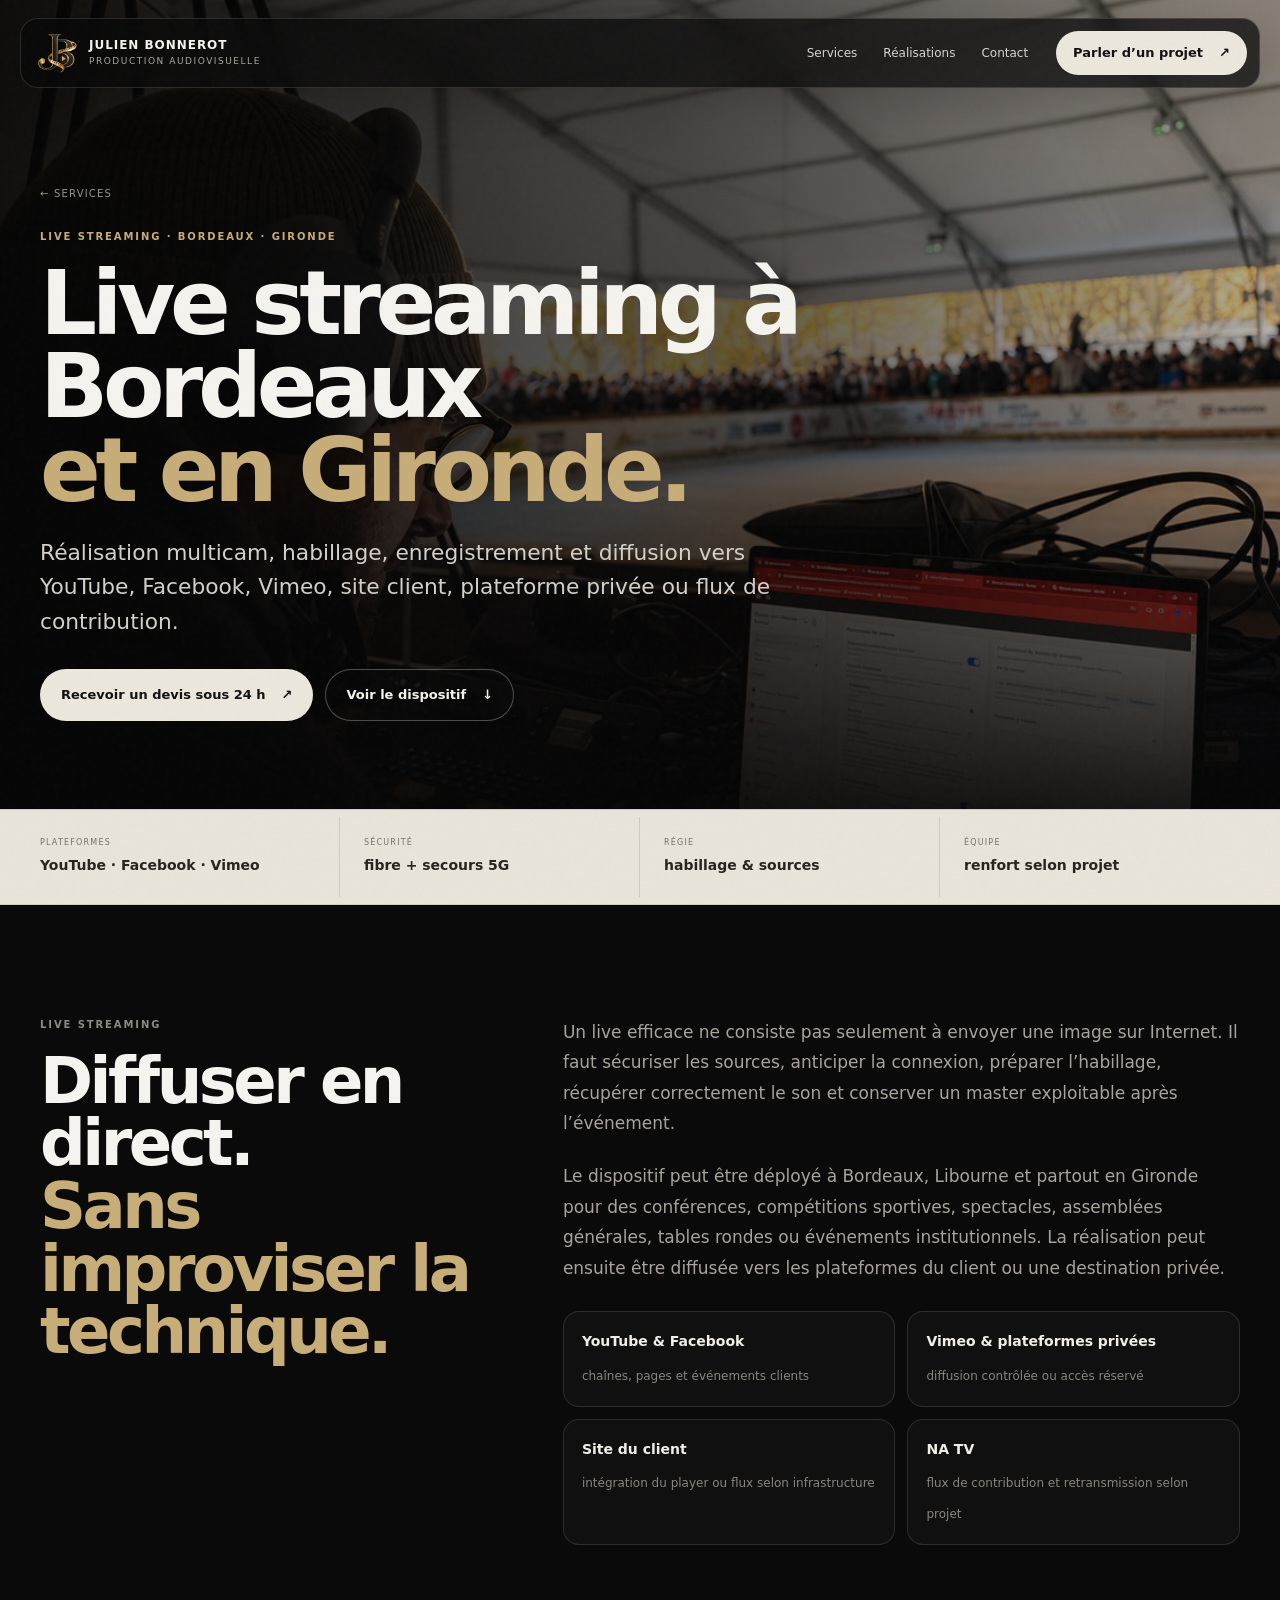
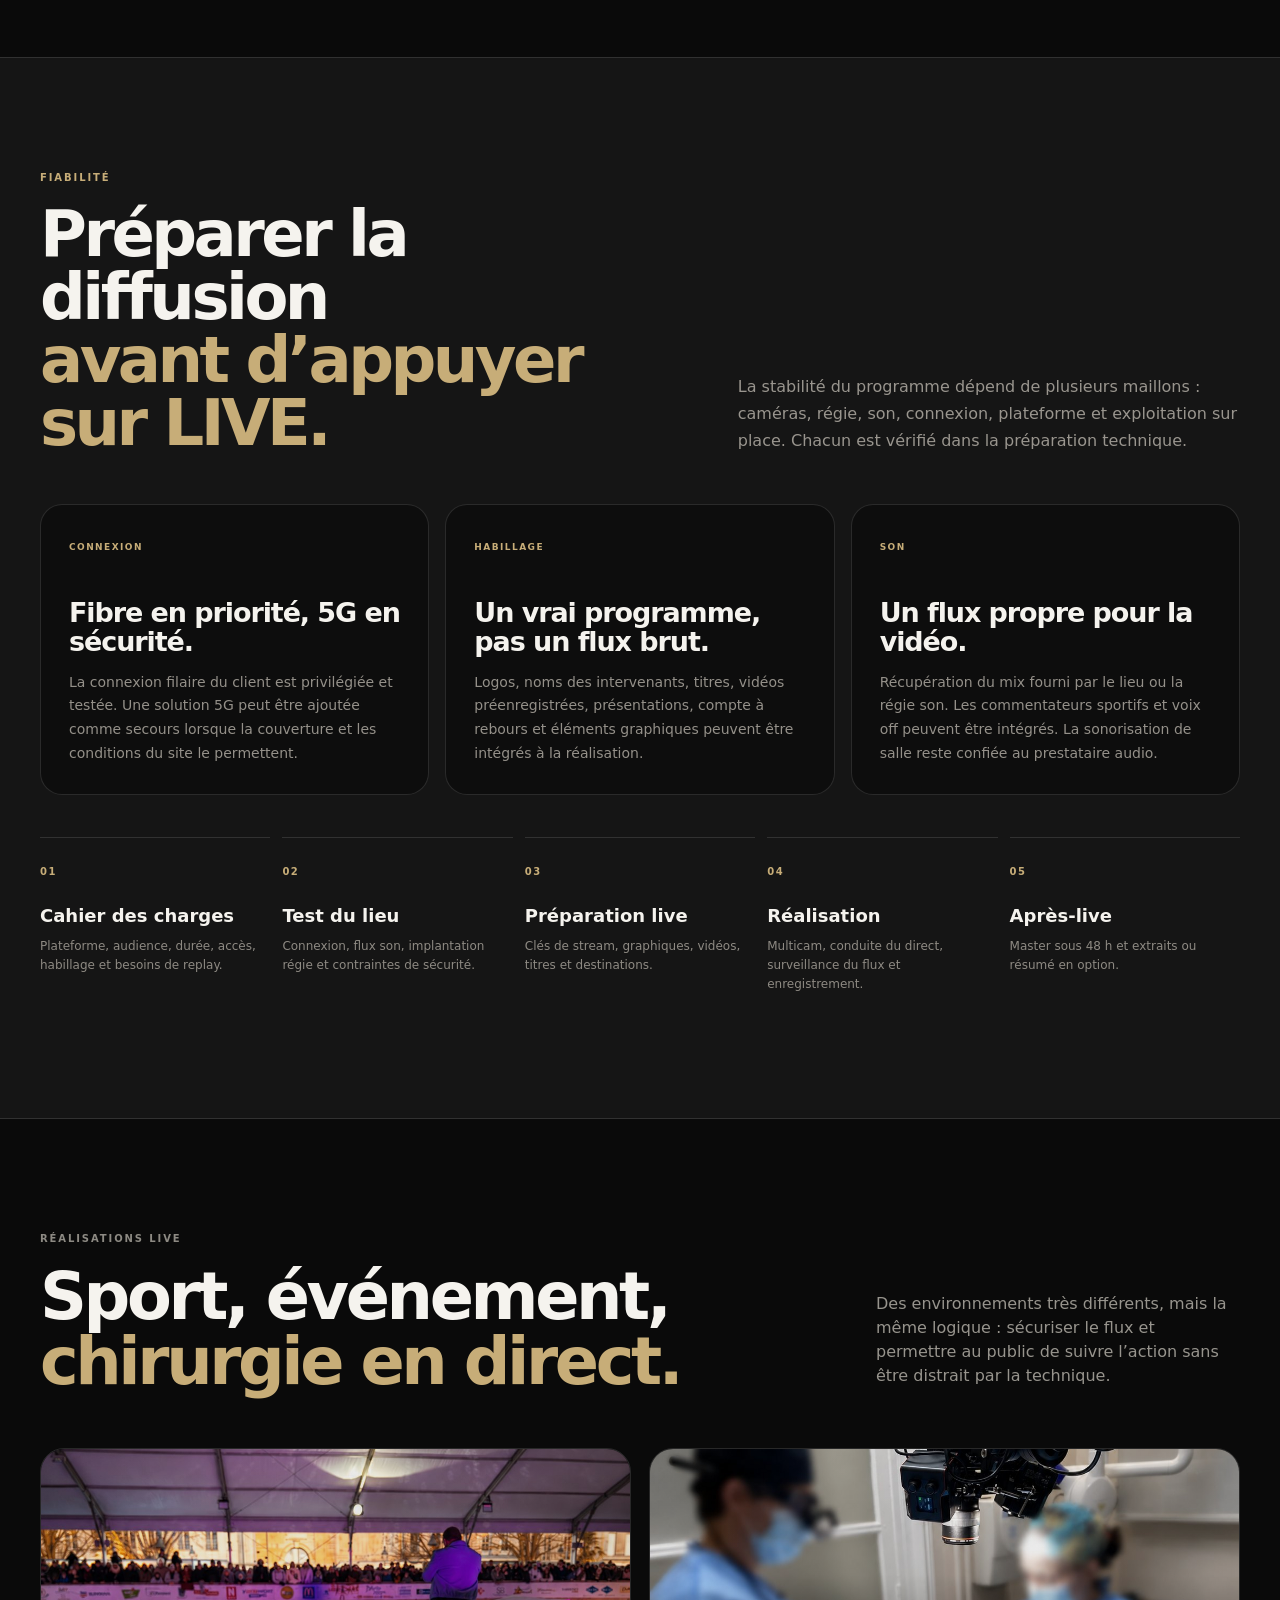
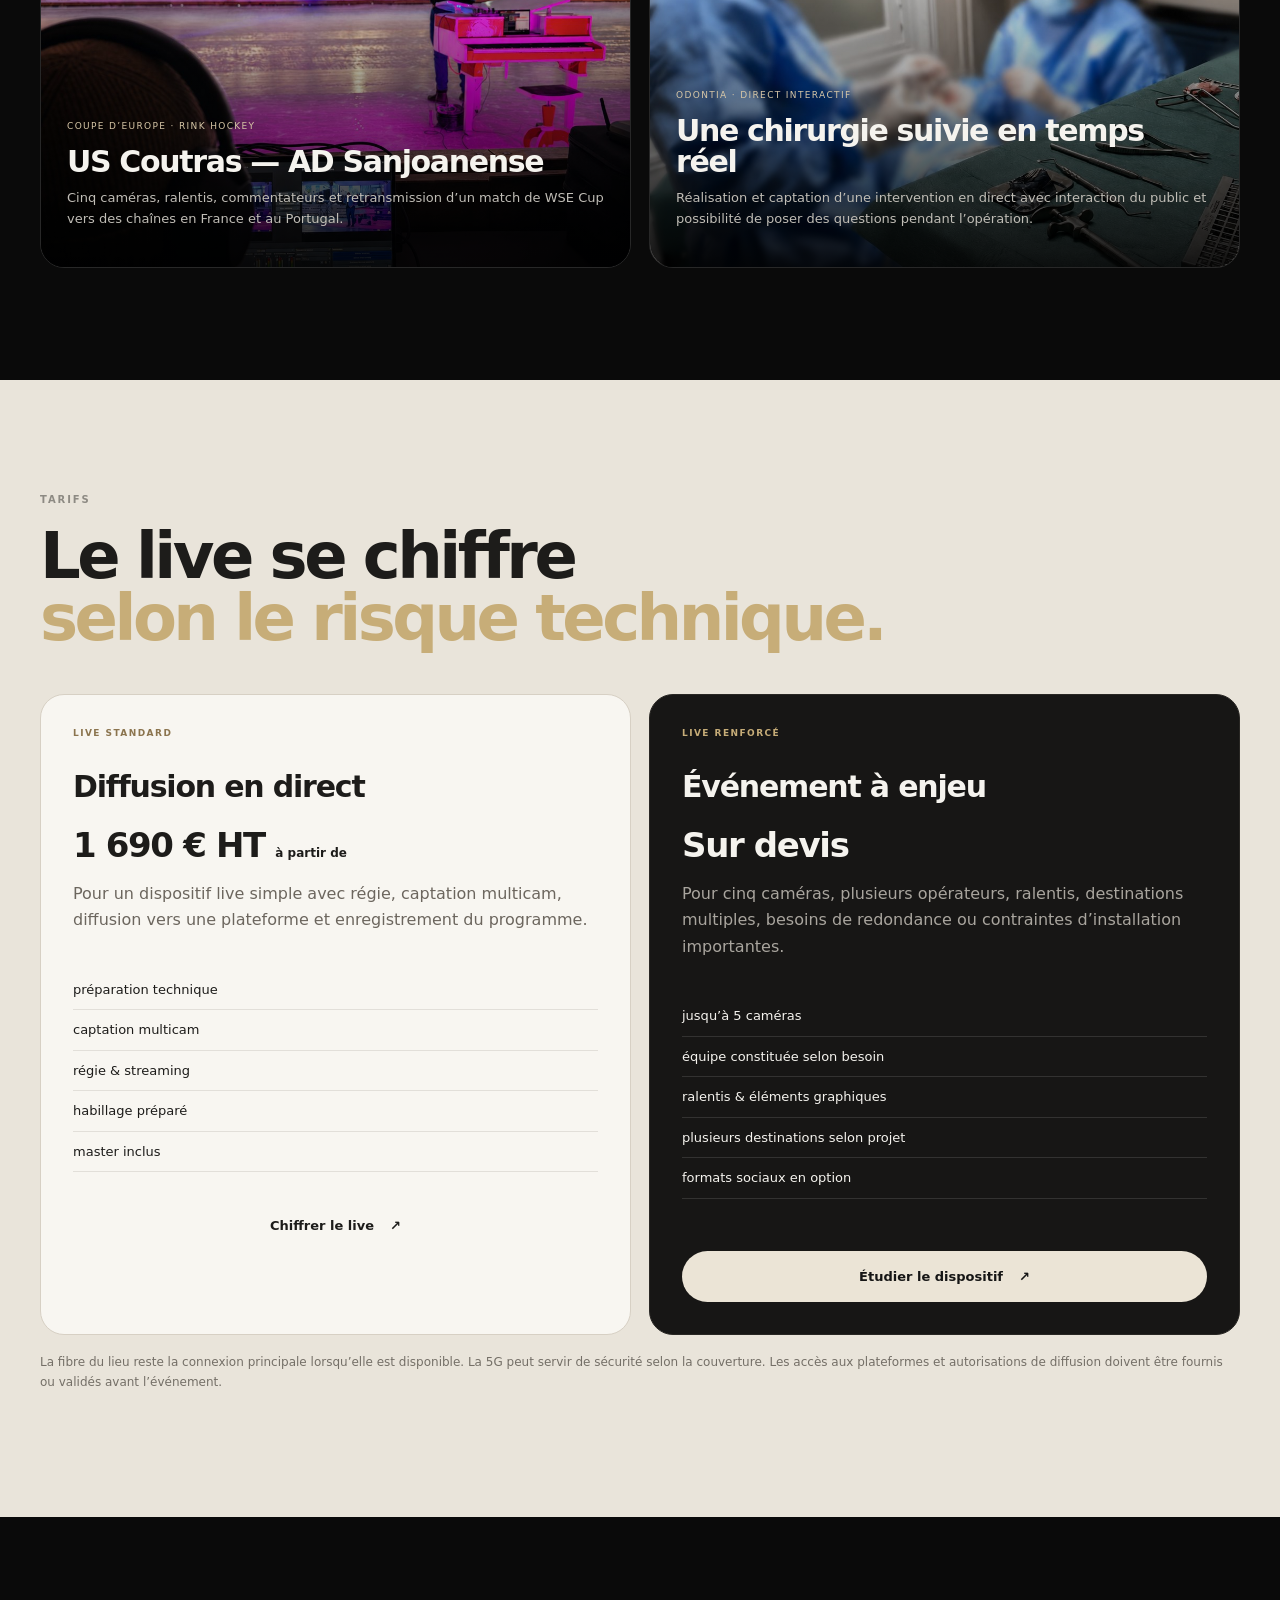
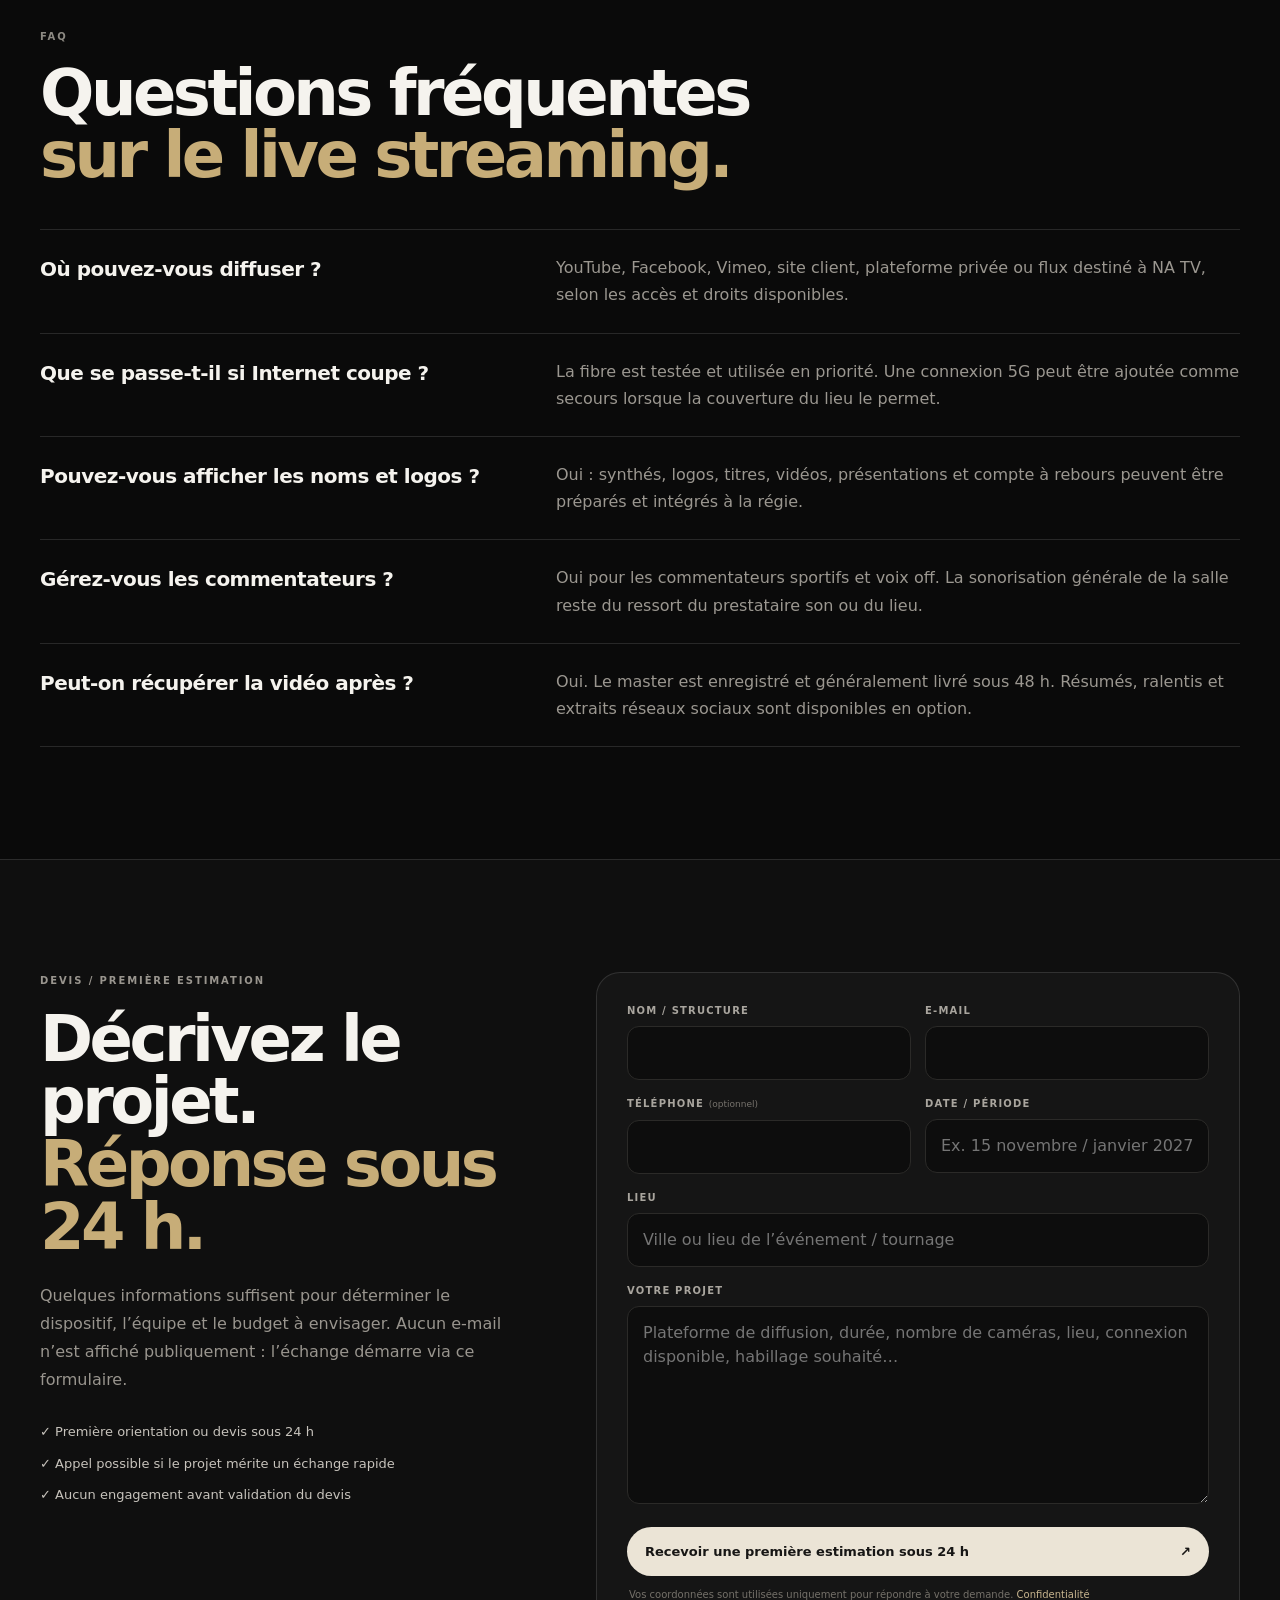
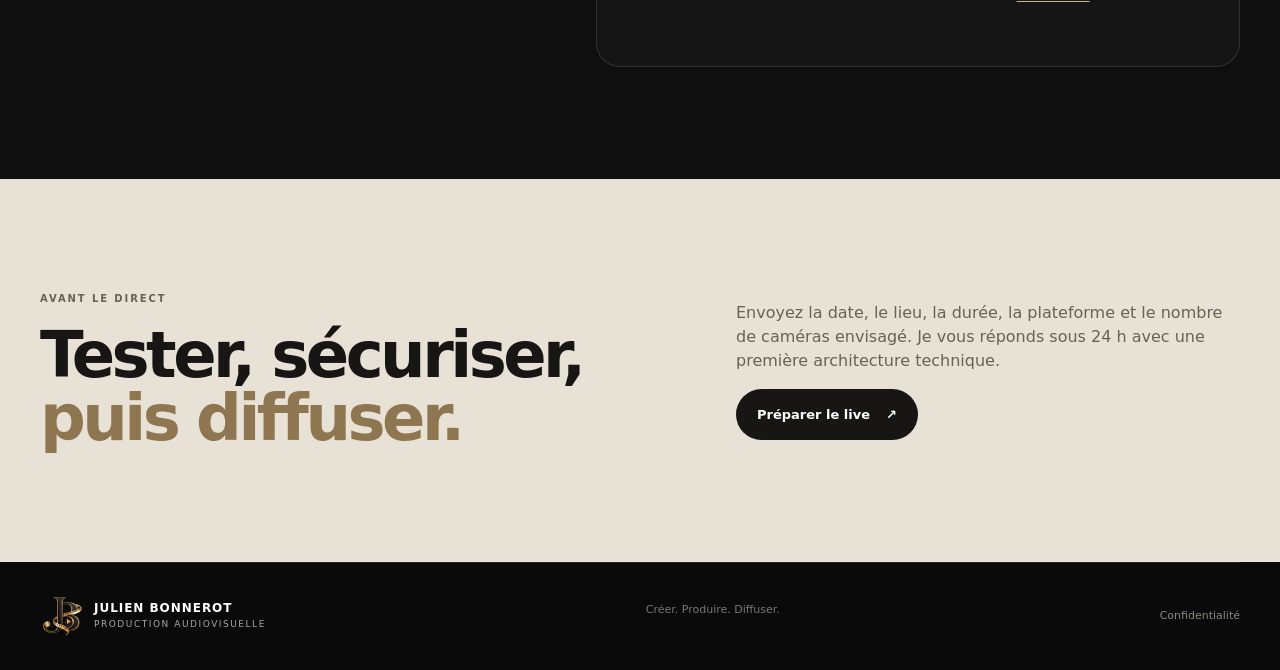
<file: live-streaming-bordeaux.html>
<!doctype html>
<html lang="fr">
<head>
  <!-- Google Tag Manager -->
  <script>(function(w,d,s,l,i){w[l]=w[l]||[];w[l].push({'gtm.start':
  new Date().getTime(),event:'gtm.js'});var f=d.getElementsByTagName(s)[0],
  j=d.createElement(s),dl=l!='dataLayer'?'&l='+l:'';j.async=true;j.src=
  'https://www.googletagmanager.com/gtm.js?id='+i+dl;f.parentNode.insertBefore(j,f);
  })(window,document,'script','dataLayer','GTM-NM8S3KBX');</script>
  <!-- End Google Tag Manager -->
  <meta charset="utf-8" />
  <meta name="viewport" content="width=device-width, initial-scale=1" />
  <meta http-equiv="Content-Security-Policy" content="default-src 'self'; base-uri 'self'; object-src 'none'; script-src 'self' 'unsafe-inline' https://www.googletagmanager.com https://tagmanager.google.com; script-src-elem 'self' 'unsafe-inline' https://www.googletagmanager.com https://tagmanager.google.com; style-src 'self' 'unsafe-inline' https://www.googletagmanager.com https://tagmanager.google.com https://fonts.googleapis.com; img-src 'self' data: https://www.googletagmanager.com https://www.google-analytics.com https://*.google-analytics.com https://ssl.gstatic.com https://www.gstatic.com; media-src 'self'; font-src 'self' data: https://fonts.gstatic.com; connect-src 'self' https://formsubmit.co https://www.googletagmanager.com https://tagmanager.google.com https://www.google.com https://www.google-analytics.com https://*.google-analytics.com https://region1.google-analytics.com https://stats.g.doubleclick.net; frame-src https://www.googletagmanager.com https://tagmanager.google.com; form-action 'self' https://formsubmit.co; upgrade-insecure-requests" />
  <meta name="referrer" content="strict-origin-when-cross-origin" />
  <meta name="description" content="Live streaming à Bordeaux, Libourne et en Gironde : multicam, régie, habillage, fibre + sécurité 5G, YouTube, Facebook, Vimeo ou plateforme privée." />
  <meta name="robots" content="index,follow,max-image-preview:large" />
  <meta name="theme-color" content="#0b0b0c" />
  <link rel="canonical" href="https://julienbonnerot.fr/live-streaming-bordeaux.html" />
  <meta property="og:title" content="Live streaming Bordeaux & Gironde | Diffusion multicam | Julien Bonnerot" />
  <meta property="og:description" content="Live streaming à Bordeaux, Libourne et en Gironde : multicam, régie, habillage, fibre + sécurité 5G, YouTube, Facebook, Vimeo ou plateforme privée." />
  <meta property="og:type" content="website" />
  <meta property="og:url" content="https://julienbonnerot.fr/live-streaming-bordeaux.html" />
  <meta property="og:image" content="https://julienbonnerot.fr/assets/contact.jpg" />
  <meta name="twitter:card" content="summary_large_image" />
  <meta name="twitter:title" content="Live streaming Bordeaux & Gironde | Diffusion multicam | Julien Bonnerot" />
  <meta name="twitter:description" content="Live streaming à Bordeaux, Libourne et en Gironde : multicam, régie, habillage, fibre + sécurité 5G, YouTube, Facebook, Vimeo ou plateforme privée." />
  <meta name="twitter:image" content="https://julienbonnerot.fr/assets/contact.jpg" />
  <title>Live streaming Bordeaux & Gironde | Diffusion multicam | Julien Bonnerot</title>
  <!-- Favicon JB -->
  <link rel="icon" type="image/png" href="assets/jb-mark.png?v=61" />
  <link rel="shortcut icon" type="image/png" href="assets/jb-mark.png?v=61" />
  <link rel="apple-touch-icon" href="assets/jb-mark.png?v=61" />
<link rel="stylesheet" href="styles.css?v=60" />

  <style>
    .service-seo{background:#0a0a0a}
    .service-hero{position:relative;min-height:78svh;display:flex;align-items:flex-end;overflow:hidden}
    .service-hero>img{position:absolute;inset:0;width:100%;height:100%;object-fit:cover}
    .service-hero:after{content:"";position:absolute;inset:0;background:
      linear-gradient(90deg,rgba(5,5,5,.93),rgba(5,5,5,.63) 57%,rgba(5,5,5,.30)),
      linear-gradient(0deg,rgba(5,5,5,.88),transparent 53%)}
    .service-hero-content{position:relative;z-index:2;padding:180px 0 88px}
    .service-breadcrumb{display:inline-flex;margin-bottom:28px;font-size:10px;letter-spacing:.12em;text-transform:uppercase;color:#9a968e}
    .service-hero h1{font-size:clamp(52px,7vw,96px);line-height:.93;letter-spacing:-.06em;max-width:1040px;margin:0 0 24px}
    .service-hero h1 em{font-style:normal;color:var(--accent)}
    .service-hero-lead{max-width:760px;font-size:clamp(17px,1.7vw,22px);line-height:1.58;color:#d3d0ca}
    .service-hero-actions{display:flex;gap:12px;flex-wrap:wrap;margin-top:30px}
    .service-proof{background:#e9e4da;color:#1d1c1a;border-block:1px solid #d3ccbf}
    .service-proof-grid{min-height:94px;display:grid;grid-template-columns:repeat(4,1fr);align-items:center}
    .service-proof-item{padding:20px 24px;border-right:1px solid #d2cabd}
    .service-proof-item:first-child{padding-left:0}.service-proof-item:last-child{border-right:0}
    .service-proof-item small{display:block;font-size:8px;letter-spacing:.15em;color:#777066;text-transform:uppercase;margin-bottom:4px}
    .service-proof-item strong{font-size:14px;color:#27231d}
    .seo-intro{display:grid;grid-template-columns:.78fr 1.22fr;gap:90px;align-items:start}
    .seo-intro h2,.seo-section h2,.pricing-section h2,.faq-section h2{font-size:clamp(42px,5vw,72px);line-height:.98;letter-spacing:-.055em;margin:0}
    .seo-intro h2 em,.seo-section h2 em,.pricing-section h2 em,.faq-section h2 em{font-style:normal;color:var(--accent)}
    .seo-copy{font-size:17px;line-height:1.8;color:#a8a49d}
    .seo-copy p{margin-bottom:22px}
    .seo-list{display:grid;grid-template-columns:repeat(2,1fr);gap:12px;margin-top:28px}
    .seo-pill{border:1px solid var(--line);border-radius:16px;padding:17px 18px;background:#101010}
    .seo-pill b{display:block;font-size:14px;color:#f1eee7;margin-bottom:4px}
    .seo-pill span{font-size:12px;color:#89857e}
    .seo-section{background:#151515;border-block:1px solid var(--line)}
    .seo-section-head{display:grid;grid-template-columns:1fr .8fr;gap:70px;align-items:end;margin-bottom:50px}
    .seo-section-head>p{color:#99958e;line-height:1.7;margin:0}
    .feature-grid{display:grid;grid-template-columns:repeat(3,1fr);gap:16px}
    .feature-card{background:#0d0d0d;border:1px solid var(--line);border-radius:22px;padding:28px;min-height:270px}
    .feature-card span{font-size:9px;letter-spacing:.16em;color:var(--accent);font-weight:800}
    .feature-card h3{font-size:27px;letter-spacing:-.04em;line-height:1.06;margin:42px 0 14px}
    .feature-card p{font-size:14px;color:#949089;line-height:1.7;margin:0}
    .process-grid{display:grid;grid-template-columns:repeat(5,1fr);gap:12px;margin-top:42px}
    .process-step{border-top:1px solid var(--line);padding:20px 12px 0 0}
    .process-step b{font-size:10px;letter-spacing:.15em;color:var(--accent)}
    .process-step h3{font-size:18px;margin:20px 0 8px}.process-step p{font-size:12px;color:#8e8a83;line-height:1.6}
    .case-band{display:grid;grid-template-columns:1fr 1fr;gap:18px}
    .case-seo-card{position:relative;min-height:420px;overflow:hidden;border-radius:24px;border:1px solid var(--line)}
    .case-seo-card img{position:absolute;inset:0;width:100%;height:100%;object-fit:cover}
    .case-seo-card:after{content:"";position:absolute;inset:0;background:linear-gradient(0deg,rgba(0,0,0,.90),rgba(0,0,0,.08) 70%)}
    .case-seo-copy{position:absolute;z-index:2;left:26px;right:26px;bottom:24px}
    .case-seo-copy small{font-size:9px;letter-spacing:.15em;color:#d7c7a7}
    .case-seo-copy h3{font-size:30px;line-height:1.05;letter-spacing:-.045em;margin:10px 0}
    .case-seo-copy p{color:#c0bdb6;font-size:13px;line-height:1.6;max-width:560px}
    .price-wrap{background:#e9e4da;color:#1d1c1a}
    .pricing-grid{display:grid;grid-template-columns:repeat(2,1fr);gap:18px;margin-top:44px}
    .pricing-card{background:#f8f6f1;border:1px solid #d7d0c4;border-radius:24px;padding:32px;display:flex;flex-direction:column}
    .pricing-card.featured{background:#171615;color:#f5f3ee;border-color:#292724}
    .pricing-card>span{font-size:9px;letter-spacing:.16em;font-weight:800;color:#8b744e}
    .pricing-card.featured>span{color:var(--accent)}
    .pricing-card h3{font-size:30px;line-height:1.05;letter-spacing:-.04em;margin:30px 0 8px}
    .pricing-card .price{font-size:34px;font-weight:850;letter-spacing:-.04em;margin:10px 0}
    .pricing-card .price small{font-size:12px;font-weight:600;letter-spacing:0}
    .pricing-card p{color:#6c665e;line-height:1.65}.pricing-card.featured p{color:#a9a59e}
    .pricing-card ul{padding:0;margin:20px 0 28px;list-style:none}
    .pricing-card li{padding:10px 0;border-bottom:1px solid rgba(80,70,55,.13);font-size:13px}
    .pricing-card.featured li{border-color:rgba(255,255,255,.12)}
    .price-note{font-size:12px;color:#746f67;margin-top:18px;line-height:1.65}
    .faq-list{margin-top:42px;border-top:1px solid var(--line)}
    .faq-item{padding:24px 0;border-bottom:1px solid var(--line);display:grid;grid-template-columns:.8fr 1.2fr;gap:60px}
    .faq-item h3{font-size:20px;letter-spacing:-.025em;margin:0}.faq-item p{color:#9b9790;line-height:1.7;margin:0}
    .zone-note{border:1px solid var(--line);border-radius:22px;padding:28px;margin-top:42px;background:#101010;display:grid;grid-template-columns:.8fr 1.2fr;gap:50px}
    .zone-note strong{font-size:18px}.zone-note p{margin:0;color:#96928b;line-height:1.7}
    .service-cta{background:#e8e1d5;color:#171615}
    .service-cta-inner{display:grid;grid-template-columns:1.1fr .9fr;gap:80px;align-items:center}
    .service-cta h2{font-size:clamp(42px,5vw,72px);letter-spacing:-.055em;line-height:.98;margin:0}
    .service-cta h2 em{font-style:normal;color:#8d7650}.service-cta p{color:#686159}.service-cta .btn{background:#171615;color:#fff}
    @media(max-width:900px){
      .service-hero-content{padding:140px 0 72px}.service-proof-grid{grid-template-columns:1fr 1fr}
      .service-proof-item:nth-child(2){border-right:0}.service-proof-item:nth-child(-n+2){border-bottom:1px solid #d2cabd}
      .seo-intro,.seo-section-head,.service-cta-inner{grid-template-columns:1fr;gap:28px}
      .feature-grid{grid-template-columns:1fr}.process-grid{grid-template-columns:1fr 1fr}.case-band,.pricing-grid{grid-template-columns:1fr}
      .faq-item,.zone-note{grid-template-columns:1fr;gap:12px}.seo-list{grid-template-columns:1fr}
    }
    @media(max-width:580px){
      .service-hero h1{font-size:14vw}.service-hero-actions{flex-direction:column}.service-hero-actions .btn{width:100%}
      .service-proof-grid{grid-template-columns:1fr}.service-proof-item{border-right:0!important;border-bottom:1px solid #d2cabd!important;padding-left:0}
      .service-proof-item:last-child{border-bottom:0!important}.process-grid{grid-template-columns:1fr}.case-seo-card{min-height:360px}
      .pricing-card{padding:24px}.service-hero-lead{font-size:16px}
    }

    .service-form-section{background:#0f0f0f;border-top:1px solid var(--line)}
    .service-form-wrap{display:grid;grid-template-columns:.85fr 1.15fr;gap:80px;align-items:start}
    .service-form-copy h2{font-size:clamp(42px,5vw,72px);line-height:.98;letter-spacing:-.055em;margin:0 0 24px}
    .service-form-copy h2 em{font-style:normal;color:var(--accent)}
    .service-form-copy>p{color:#99958e;line-height:1.75;max-width:560px}
    .service-form-points{display:grid;gap:12px;margin-top:28px;color:#c7c3bc;font-size:13px}
    .service-lead-form{border:1px solid var(--line);border-radius:24px;background:#151515;padding:30px}
    .service-lead-form label{display:block;margin-bottom:16px}
    .service-lead-form label>span{display:block;font-size:10px;font-weight:800;letter-spacing:.12em;text-transform:uppercase;color:#a9a59e;margin-bottom:8px}
    .service-lead-form label small{font-size:9px;font-weight:500;text-transform:none;letter-spacing:0;color:#77736d}
    .service-lead-form input,.service-lead-form textarea{width:100%;border:1px solid #2b2a28;background:#0d0d0d;color:#f4f1eb;border-radius:12px;padding:14px 15px;font:inherit;outline:none}
    .service-lead-form input:focus,.service-lead-form textarea:focus{border-color:#8d7650}
    .service-lead-form textarea{resize:vertical;min-height:150px}
    .service-form-row{display:grid;grid-template-columns:1fr 1fr;gap:14px}
    .service-submit{margin-top:6px;width:100%}
    .service-form-status{min-height:22px;margin-top:12px;color:#c6b08b;font-size:12px}
    @media(max-width:900px){
      .service-form-wrap{grid-template-columns:1fr;gap:34px}
    }
    @media(max-width:580px){
      .service-lead-form{padding:20px}
      .service-form-row{grid-template-columns:1fr;gap:0}
    }

  </style>
  <script type="application/ld+json">
{
  "@context": "https://schema.org",
  "@graph": [
    {
      "@type": "ProfessionalService",
      "@id": "https://julienbonnerot.fr/#business",
      "name": "Julien Bonnerot · Production audiovisuelle",
      "url": "https://julienbonnerot.fr/",
      "image": "https://julienbonnerot.fr/assets/hero-poster.jpg",
      "areaServed": [
        {
          "@type": "City",
          "name": "Bordeaux"
        },
        {
          "@type": "City",
          "name": "Libourne"
        },
        {
          "@type": "AdministrativeArea",
          "name": "Gironde"
        },
        {
          "@type": "AdministrativeArea",
          "name": "Dordogne"
        },
        {
          "@type": "AdministrativeArea",
          "name": "Charente"
        },
        {
          "@type": "AdministrativeArea",
          "name": "Nouvelle-Aquitaine"
        },
        {
          "@type": "AdministrativeArea",
          "name": "Île-de-France"
        }
      ]
    },
    {
      "@type": "Service",
      "@id": "https://julienbonnerot.fr/live-streaming-bordeaux.html#service",
      "name": "Live streaming et diffusion multicam à Bordeaux et en Gironde",
      "description": "Live streaming à Bordeaux, Libourne et en Gironde : multicam, régie, habillage, fibre + sécurité 5G, YouTube, Facebook, Vimeo ou plateforme privée.",
      "url": "https://julienbonnerot.fr/live-streaming-bordeaux.html",
      "provider": {
        "@id": "https://julienbonnerot.fr/#business"
      },
      "areaServed": [
        "Bordeaux",
        "Libourne",
        "Gironde",
        "Nouvelle-Aquitaine",
        "France"
      ]
    },
    {
      "@type": "FAQPage",
      "@id": "https://julienbonnerot.fr/live-streaming-bordeaux.html#faq",
      "mainEntity": [
        {
          "@type": "Question",
          "name": "Sur quelles plateformes pouvez-vous diffuser un événement en direct ?",
          "acceptedAnswer": {
            "@type": "Answer",
            "text": "La diffusion peut être préparée vers YouTube, Facebook, Vimeo, un site client, une plateforme privée ou un flux destiné à NA TV, selon les accès et droits fournis par le client."
          }
        },
        {
          "@type": "Question",
          "name": "Comment sécurisez-vous la connexion internet ?",
          "acceptedAnswer": {
            "@type": "Answer",
            "text": "La fibre du lieu est privilégiée lorsqu’elle est disponible et testée en amont. Une connexion 5G peut être prévue comme sécurité de secours selon la couverture du site."
          }
        },
        {
          "@type": "Question",
          "name": "Pouvez-vous intégrer des logos, titres et vidéos pendant le live ?",
          "acceptedAnswer": {
            "@type": "Answer",
            "text": "Oui. La régie peut intégrer logos, noms des intervenants, titres, vidéos préenregistrées, présentations, compte à rebours et autres éléments graphiques préparés avant l’événement."
          }
        },
        {
          "@type": "Question",
          "name": "Gérez-vous les commentateurs sportifs ?",
          "acceptedAnswer": {
            "@type": "Answer",
            "text": "Oui. Le dispositif peut intégrer les voix des commentateurs sportifs ou une voix off. Pour la sonorisation complète de la salle, la production vidéo récupère idéalement le mix fourni par le lieu ou un prestataire son."
          }
        },
        {
          "@type": "Question",
          "name": "Une équipe supplémentaire est-elle possible ?",
          "acceptedAnswer": {
            "@type": "Answer",
            "text": "Oui. Selon le nombre de caméras, la complexité du direct et le lieu, des cadreurs ou techniciens supplémentaires peuvent être mobilisés."
          }
        }
      ]
    }
  ]
}
  </script>
</head>
<body class="service-seo" data-service-page="live_streaming">
  <!-- Google Tag Manager (noscript) -->
  <noscript><iframe src="https://www.googletagmanager.com/ns.html?id=GTM-NM8S3KBX"
  height="0" width="0" style="display:none;visibility:hidden"></iframe></noscript>
  <!-- End Google Tag Manager (noscript) -->
  <div class="grain" aria-hidden="true"></div>
  <header class="nav-wrap" id="top">
    <a class="brand" href="index.html" aria-label="Accueil">
      <span class="brand-mark"><img src="assets/jb-mark.png" alt="" /></span>
      <span class="brand-copy"><b>JULIEN BONNEROT</b><small>PRODUCTION AUDIOVISUELLE</small></span>
    </a>
    <nav aria-label="Navigation principale">
      <a href="index.html#services">Services</a>
      <a href="index.html#realisations">Réalisations</a>
      <a href="#devis">Contact</a>
    </nav>
    <a class="btn btn-small btn-accent" href="#devis">Parler d’un projet <span>↗</span></a>
  </header>
  <main>
    <section class="service-hero">
      <img src="assets/contact.jpg" alt="" />
      <div class="shell service-hero-content">
        <a class="service-breadcrumb" href="index.html#services">← Services</a>
        <p class="kicker">LIVE STREAMING · BORDEAUX · GIRONDE</p>
        <h1>Live streaming à Bordeaux<br><em>et en Gironde.</em></h1>
        <p class="service-hero-lead">Réalisation multicam, habillage, enregistrement et diffusion vers YouTube, Facebook, Vimeo, site client, plateforme privée ou flux de contribution.</p>
        <div class="service-hero-actions">
          <a class="btn btn-accent" href="#devis">Recevoir un devis sous 24 h <span>↗</span></a>
          <a class="btn btn-ghost" href="#details">Voir le dispositif <span>↓</span></a>
        </div>
      </div>
    </section>
    <section class="service-proof"><div class="shell service-proof-grid"><div class="service-proof-item"><small>PLATEFORMES</small><strong>YouTube · Facebook · Vimeo</strong></div><div class="service-proof-item"><small>SÉCURITÉ</small><strong>fibre + secours 5G</strong></div><div class="service-proof-item"><small>RÉGIE</small><strong>habillage & sources</strong></div><div class="service-proof-item"><small>ÉQUIPE</small><strong>renfort selon projet</strong></div></div></section>

    <section class="section shell seo-intro" id="details">
      <div><p class="eyebrow">LIVE STREAMING</p><h2>Diffuser en direct.<br><em>Sans improviser la technique.</em></h2></div>
      <div class="seo-copy">
        <p>Un live efficace ne consiste pas seulement à envoyer une image sur Internet. Il faut sécuriser les sources, anticiper la connexion, préparer l’habillage, récupérer correctement le son et conserver un master exploitable après l’événement.</p>
        <p>Le dispositif peut être déployé à Bordeaux, Libourne et partout en Gironde pour des conférences, compétitions sportives, spectacles, assemblées générales, tables rondes ou événements institutionnels. La réalisation peut ensuite être diffusée vers les plateformes du client ou une destination privée.</p>
        <div class="seo-list">
          <div class="seo-pill"><b>YouTube & Facebook</b><span>chaînes, pages et événements clients</span></div>
          <div class="seo-pill"><b>Vimeo & plateformes privées</b><span>diffusion contrôlée ou accès réservé</span></div>
          <div class="seo-pill"><b>Site du client</b><span>intégration du player ou flux selon infrastructure</span></div>
          <div class="seo-pill"><b>NA TV</b><span>flux de contribution et retransmission selon projet</span></div>
        </div>
      </div>
    </section>

    <section class="seo-section">
      <div class="section shell">
        <div class="seo-section-head">
          <div><p class="eyebrow light">FIABILITÉ</p><h2>Préparer la diffusion<br><em>avant d’appuyer sur LIVE.</em></h2></div>
          <p>La stabilité du programme dépend de plusieurs maillons : caméras, régie, son, connexion, plateforme et exploitation sur place. Chacun est vérifié dans la préparation technique.</p>
        </div>
        <div class="feature-grid">
          <article class="feature-card"><span>CONNEXION</span><h3>Fibre en priorité, 5G en sécurité.</h3><p>La connexion filaire du client est privilégiée et testée. Une solution 5G peut être ajoutée comme secours lorsque la couverture et les conditions du site le permettent.</p></article>
          <article class="feature-card"><span>HABILLAGE</span><h3>Un vrai programme, pas un flux brut.</h3><p>Logos, noms des intervenants, titres, vidéos préenregistrées, présentations, compte à rebours et éléments graphiques peuvent être intégrés à la réalisation.</p></article>
          <article class="feature-card"><span>SON</span><h3>Un flux propre pour la vidéo.</h3><p>Récupération du mix fourni par le lieu ou la régie son. Les commentateurs sportifs et voix off peuvent être intégrés. La sonorisation de salle reste confiée au prestataire audio.</p></article>
        </div>

        <div class="process-grid">
          <div class="process-step"><b>01</b><h3>Cahier des charges</h3><p>Plateforme, audience, durée, accès, habillage et besoins de replay.</p></div>
          <div class="process-step"><b>02</b><h3>Test du lieu</h3><p>Connexion, flux son, implantation régie et contraintes de sécurité.</p></div>
          <div class="process-step"><b>03</b><h3>Préparation live</h3><p>Clés de stream, graphiques, vidéos, titres et destinations.</p></div>
          <div class="process-step"><b>04</b><h3>Réalisation</h3><p>Multicam, conduite du direct, surveillance du flux et enregistrement.</p></div>
          <div class="process-step"><b>05</b><h3>Après-live</h3><p>Master sous 48 h et extraits ou résumé en option.</p></div>
        </div>
      </div>
    </section>

    <section class="section shell">
      <div class="section-heading">
        <div><p class="eyebrow">RÉALISATIONS LIVE</p><h2>Sport, événement,<br><em>chirurgie en direct.</em></h2></div>
        <p>Des environnements très différents, mais la même logique : sécuriser le flux et permettre au public de suivre l’action sans être distrait par la technique.</p>
      </div>
      <div class="case-band">
        <a class="case-seo-card" href="cas-live-sportif.html">
          <img loading="lazy" src="assets/project-sport.jpg" alt="Retransmission live de rink hockey">
          <div class="case-seo-copy"><small>COUPE D’EUROPE · RINK HOCKEY</small><h3>US Coutras — AD Sanjoanense</h3><p>Cinq caméras, ralentis, commentateurs et retransmission d’un match de WSE Cup vers des chaînes en France et au Portugal.</p></div>
        </a>
        <a class="case-seo-card" href="cas-contenu-medical.html">
          <img loading="lazy" src="assets/project-medical.jpg" alt="Chirurgie retransmise en direct">
          <div class="case-seo-copy"><small>ODONTIA · DIRECT INTERACTIF</small><h3>Une chirurgie suivie en temps réel</h3><p>Réalisation et captation d’une intervention en direct avec interaction du public et possibilité de poser des questions pendant l’opération.</p></div>
        </a>
      </div>
    </section>

    <section class="price-wrap pricing-section">
      <div class="section shell">
        <p class="eyebrow">TARIFS</p><h2>Le live se chiffre<br><em>selon le risque technique.</em></h2>
        <div class="pricing-grid">
          <article class="pricing-card">
            <span>LIVE STANDARD</span><h3>Diffusion en direct</h3>
            <div class="price">1 690 € HT <small>à partir de</small></div>
            <p>Pour un dispositif live simple avec régie, captation multicam, diffusion vers une plateforme et enregistrement du programme.</p>
            <ul><li>préparation technique</li><li>captation multicam</li><li>régie & streaming</li><li>habillage préparé</li><li>master inclus</li></ul>
            <a class="btn" href="#devis">Chiffrer le live <span>↗</span></a>
          </article>
          <article class="pricing-card featured">
            <span>LIVE RENFORCÉ</span><h3>Événement à enjeu</h3>
            <div class="price">Sur devis</div>
            <p>Pour cinq caméras, plusieurs opérateurs, ralentis, destinations multiples, besoins de redondance ou contraintes d’installation importantes.</p>
            <ul><li>jusqu’à 5 caméras</li><li>équipe constituée selon besoin</li><li>ralentis & éléments graphiques</li><li>plusieurs destinations selon projet</li><li>formats sociaux en option</li></ul>
            <a class="btn btn-light" href="#devis">Étudier le dispositif <span>↗</span></a>
          </article>
        </div>
        <p class="price-note">La fibre du lieu reste la connexion principale lorsqu’elle est disponible. La 5G peut servir de sécurité selon la couverture. Les accès aux plateformes et autorisations de diffusion doivent être fournis ou validés avant l’événement.</p>
      </div>
    </section>

    <section class="section shell faq-section">
      <p class="eyebrow">FAQ</p><h2>Questions fréquentes<br><em>sur le live streaming.</em></h2>
      <div class="faq-list">
        <div class="faq-item"><h3>Où pouvez-vous diffuser ?</h3><p>YouTube, Facebook, Vimeo, site client, plateforme privée ou flux destiné à NA TV, selon les accès et droits disponibles.</p></div>
        <div class="faq-item"><h3>Que se passe-t-il si Internet coupe ?</h3><p>La fibre est testée et utilisée en priorité. Une connexion 5G peut être ajoutée comme secours lorsque la couverture du lieu le permet.</p></div>
        <div class="faq-item"><h3>Pouvez-vous afficher les noms et logos ?</h3><p>Oui : synthés, logos, titres, vidéos, présentations et compte à rebours peuvent être préparés et intégrés à la régie.</p></div>
        <div class="faq-item"><h3>Gérez-vous les commentateurs ?</h3><p>Oui pour les commentateurs sportifs et voix off. La sonorisation générale de la salle reste du ressort du prestataire son ou du lieu.</p></div>
        <div class="faq-item"><h3>Peut-on récupérer la vidéo après ?</h3><p>Oui. Le master est enregistré et généralement livré sous 48 h. Résumés, ralentis et extraits réseaux sociaux sont disponibles en option.</p></div>
      </div>
    </section>


    <section class="service-form-section section" id="devis">
      <div class="shell service-form-wrap">
        <div class="service-form-copy">
          <p class="eyebrow">DEVIS / PREMIÈRE ESTIMATION</p>
          <h2>Décrivez le projet.<br><em>Réponse sous 24 h.</em></h2>
          <p>Quelques informations suffisent pour déterminer le dispositif, l’équipe et le budget à envisager. Aucun e-mail n’est affiché publiquement : l’échange démarre via ce formulaire.</p>
          <div class="service-form-points">
            <span>✓ Première orientation ou devis sous 24 h</span>
            <span>✓ Appel possible si le projet mérite un échange rapide</span>
            <span>✓ Aucun engagement avant validation du devis</span>
          </div>
        </div>

        <form class="service-lead-form" data-track-form="live_streaming" action="https://formsubmit.co/ajax/7f390faee94d018f3a67518d826e69da" method="POST">
          <input type="hidden" name="_subject" value="Demande devis — Live streaming" />
          <input type="hidden" name="origine" value="Live streaming Bordeaux" />
          <input type="text" name="_honey" class="hp-field" tabindex="-1" autocomplete="off" />

          <div class="service-form-row">
            <label><span>Nom / structure</span><input type="text" name="nom" autocomplete="name" minlength="2" maxlength="120" required /></label>
            <label><span>E-mail</span><input type="email" name="email" autocomplete="email" inputmode="email" maxlength="160" required /></label>
          </div>

          <div class="service-form-row">
            <label><span>Téléphone <small>(optionnel)</small></span><input type="tel" name="telephone" autocomplete="tel" maxlength="40" /></label>
            <label><span>Date / période</span><input type="text" name="date_periode" maxlength="100" placeholder="Ex. 15 novembre / janvier 2027" /></label>
          </div>

          <label><span>Lieu</span><input type="text" name="lieu" maxlength="160" placeholder="Ville ou lieu de l’événement / tournage" /></label>

          <label><span>Votre projet</span><textarea name="message" rows="7" minlength="20" maxlength="5000" placeholder="Plateforme de diffusion, durée, nombre de caméras, lieu, connexion disponible, habillage souhaité…" required></textarea></label>

          <button class="form-submit service-submit" type="submit">
            <span>Recevoir une première estimation sous 24 h</span><b>↗</b>
          </button>
          <p class="form-note">Vos coordonnées sont utilisées uniquement pour répondre à votre demande. <a href="confidentialite.html">Confidentialité</a></p>
          <p class="form-status service-form-status" role="status" aria-live="polite"></p>
        </form>
      </div>
    </section>

    <section class="service-cta section"><div class="shell service-cta-inner">
      <div><p class="eyebrow">AVANT LE DIRECT</p><h2>Tester, sécuriser,<br><em>puis diffuser.</em></h2></div>
      <div><p>Envoyez la date, le lieu, la durée, la plateforme et le nombre de caméras envisagé. Je vous réponds sous 24 h avec une première architecture technique.</p><a class="btn" href="#devis">Préparer le live <span>↗</span></a></div>
    </div></section>

  </main>
  <footer class="shell case-footer">
    <a class="brand" href="index.html"><span class="brand-mark"><img src="assets/jb-mark.png" alt="" /></span><span class="brand-copy"><b>JULIEN BONNEROT</b><small>PRODUCTION AUDIOVISUELLE</small></span></a>
    <p>Créer. Produire. Diffuser.</p>
    <div class="footer-links"><a href="confidentialite.html">Confidentialité</a></div>
  </footer>
  <a class="mobile-cta" href="#devis">Parler d’un projet <span>↗</span></a>
  <script src="script.js?v=63"></script>
  <script src="analytics-events.js?v=63"></script>
</body>
</html>
</file>
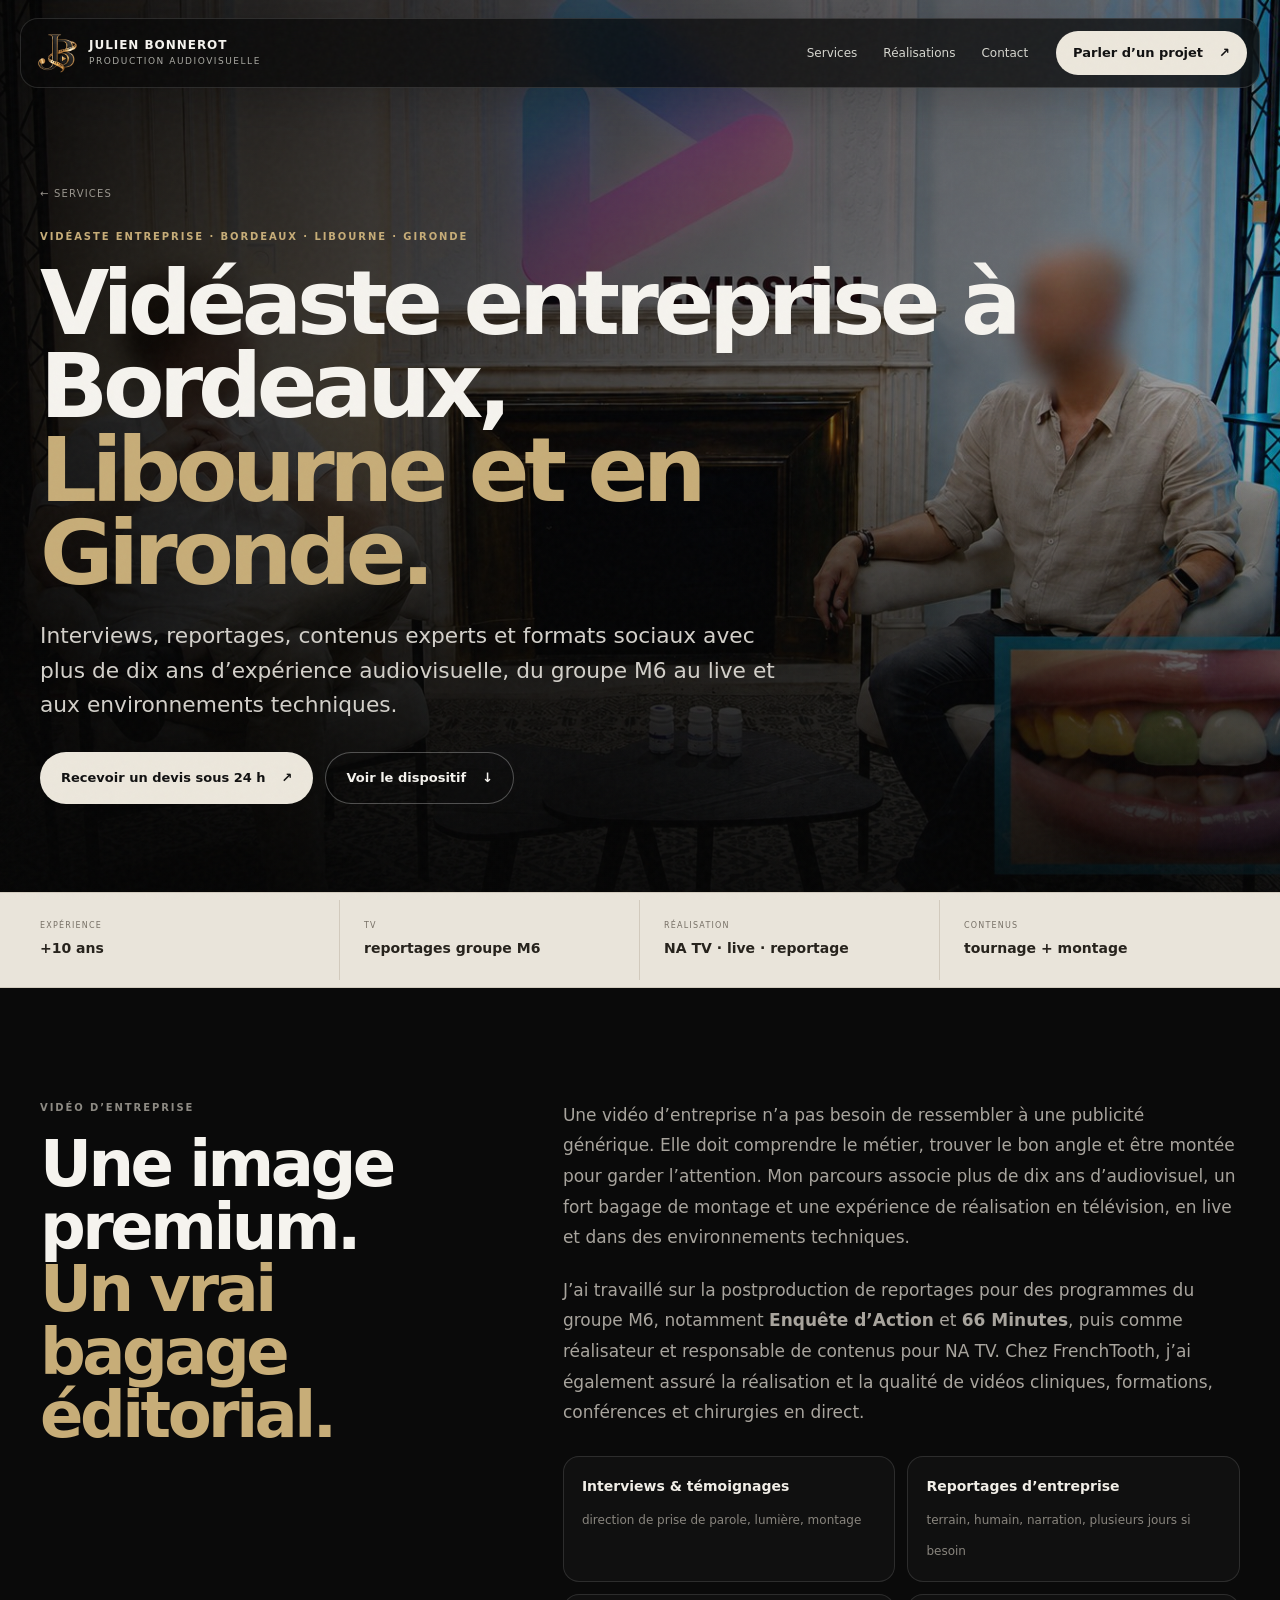
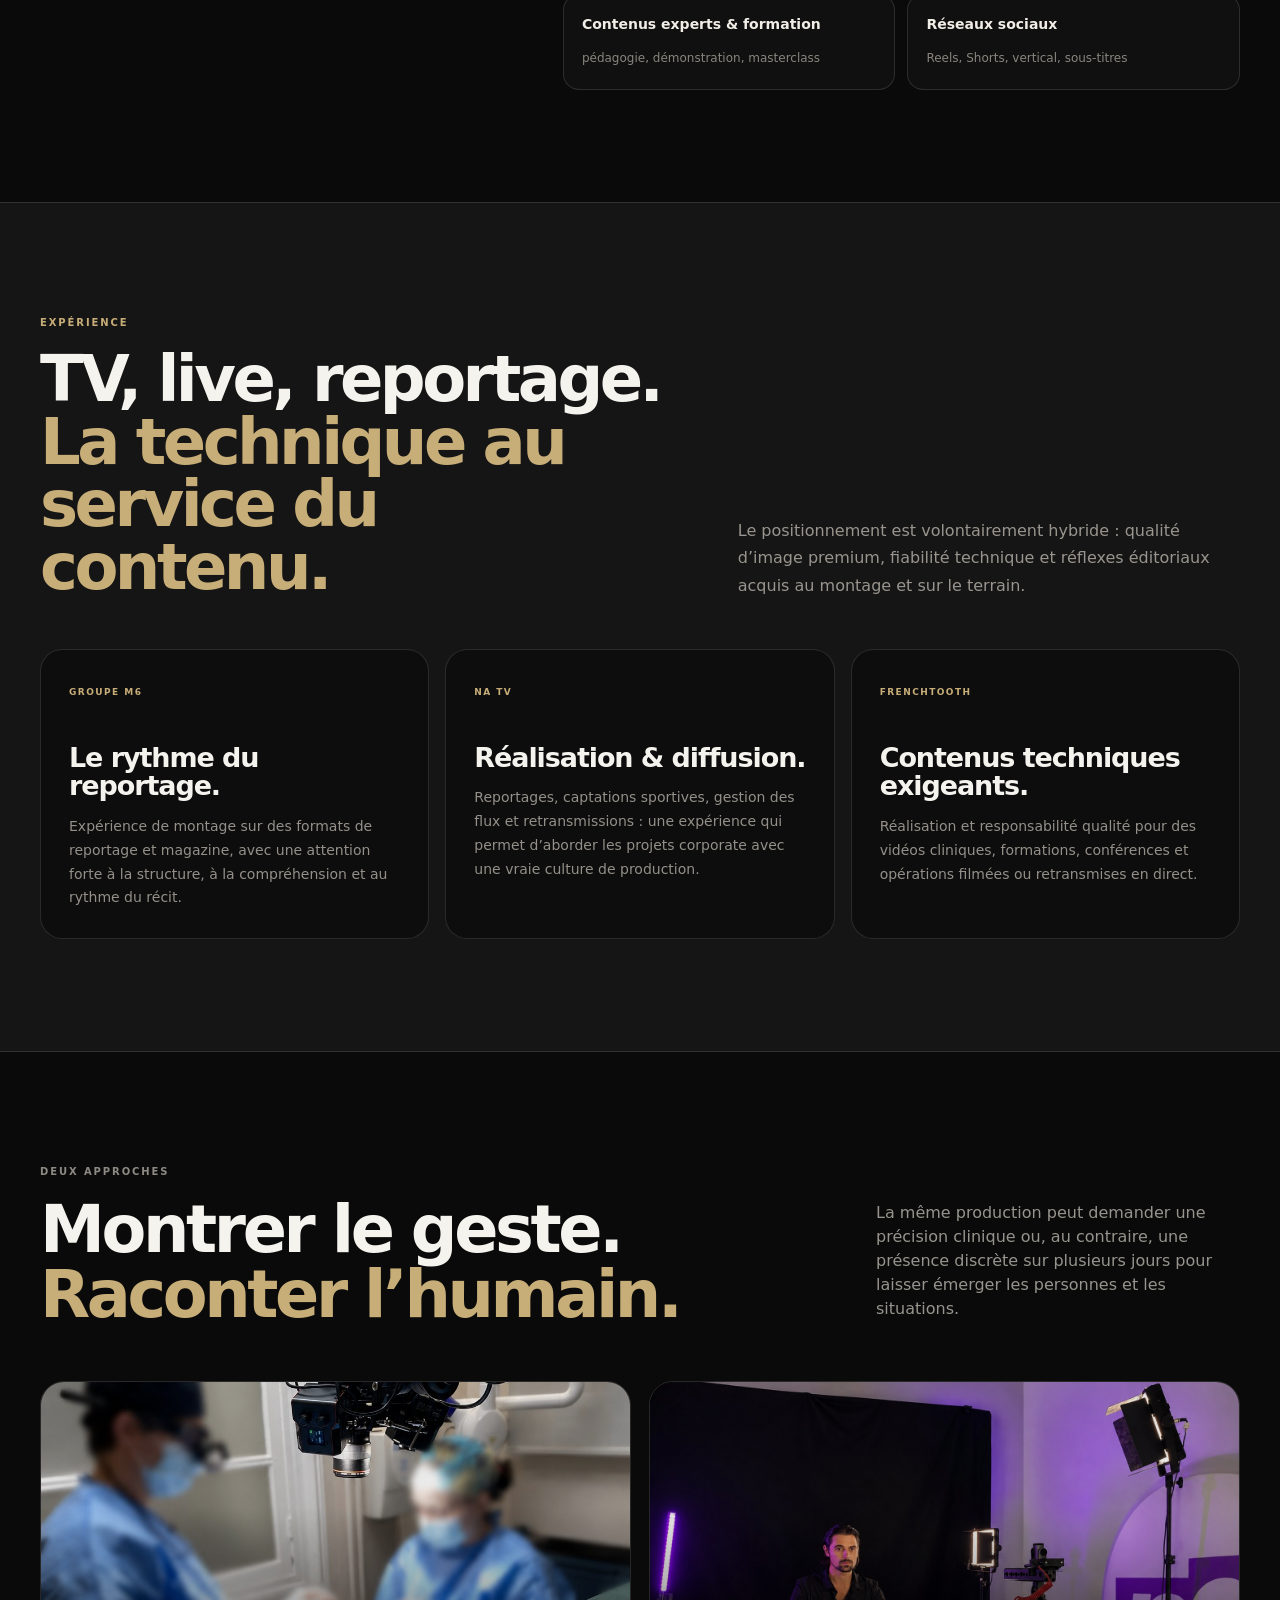
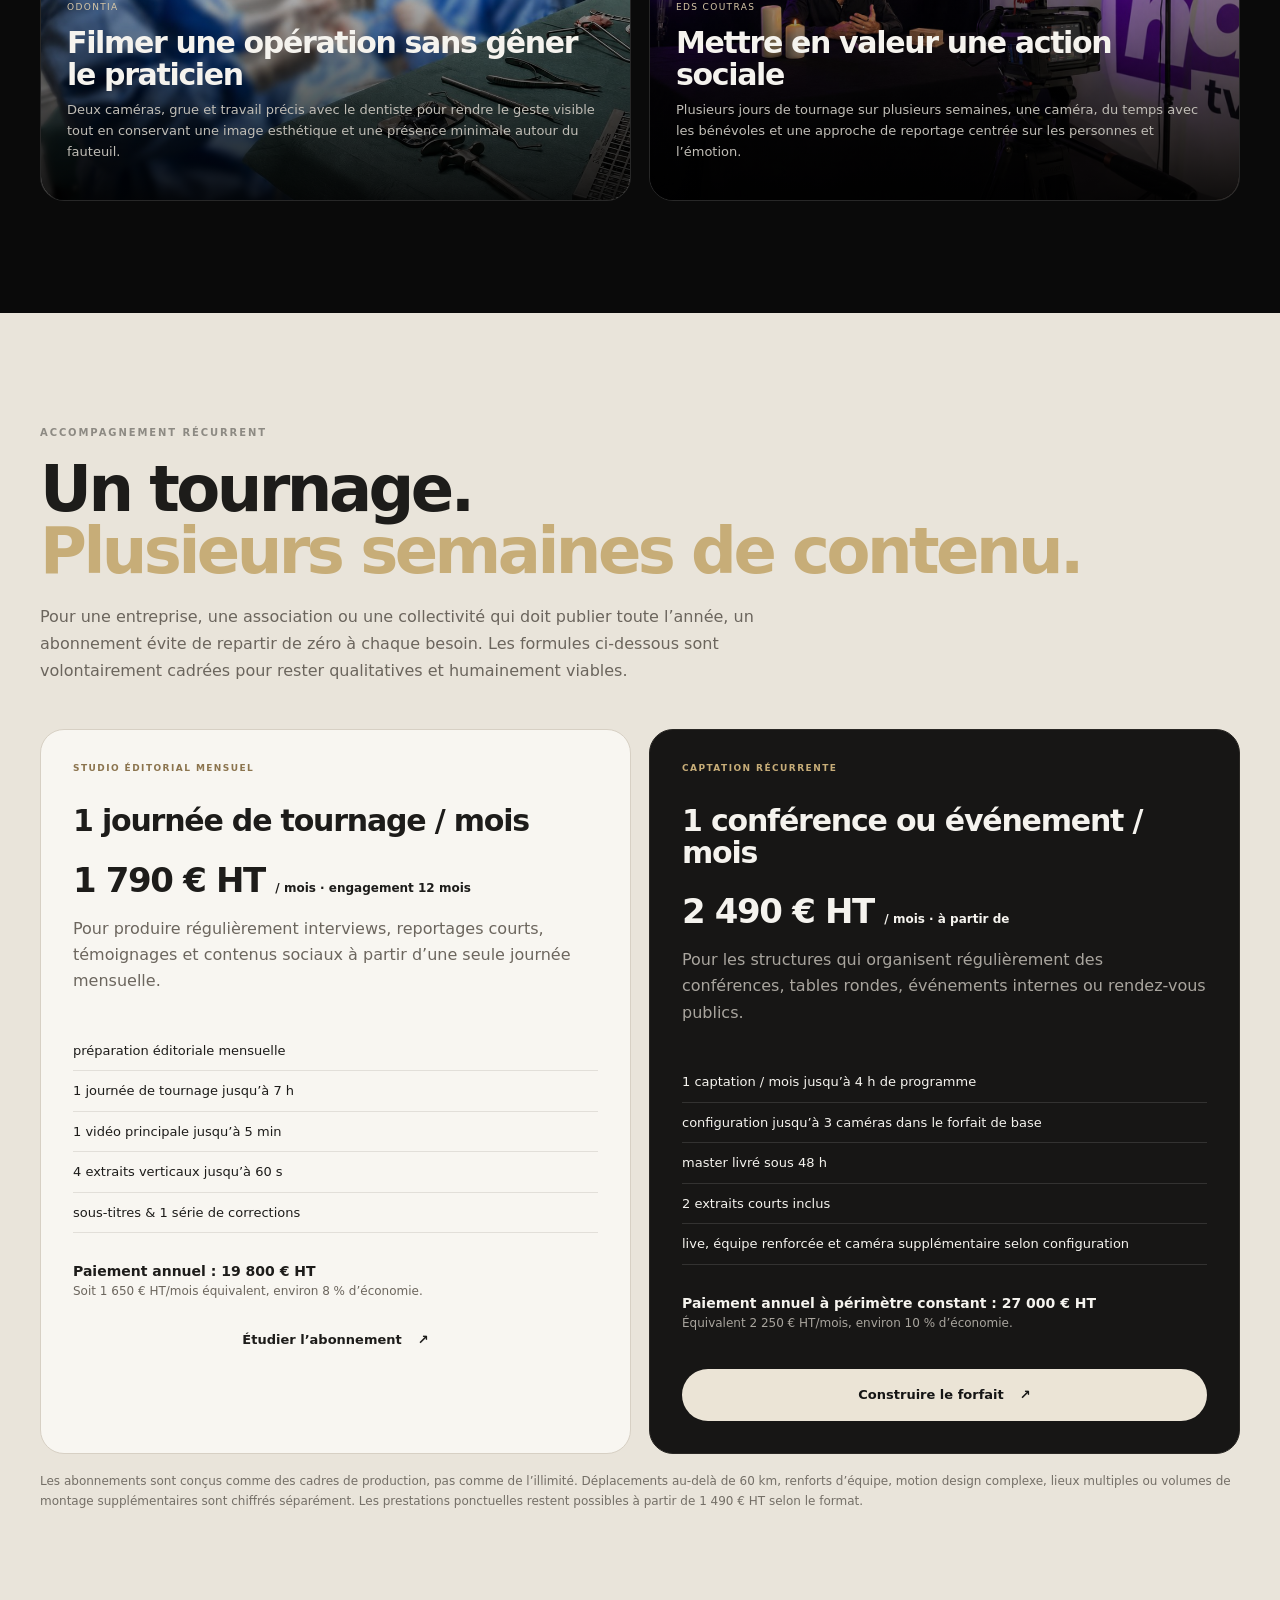
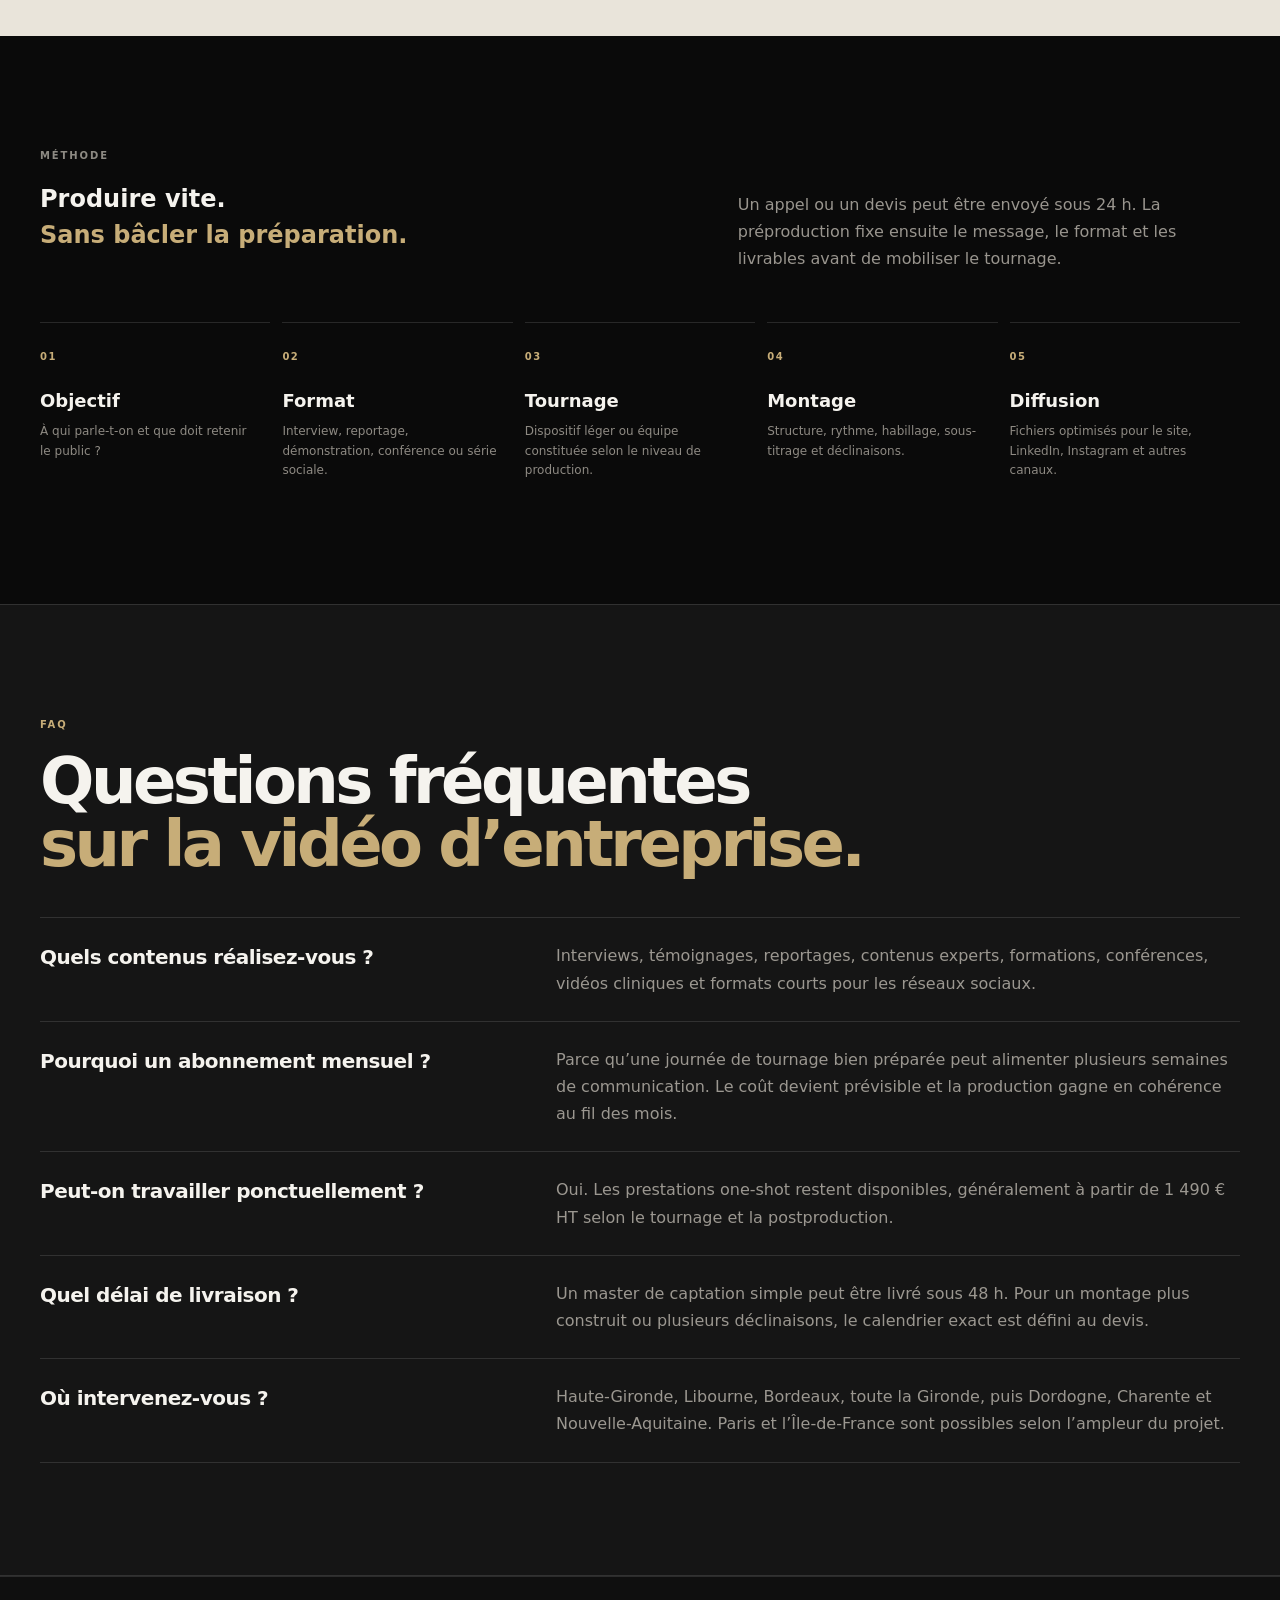
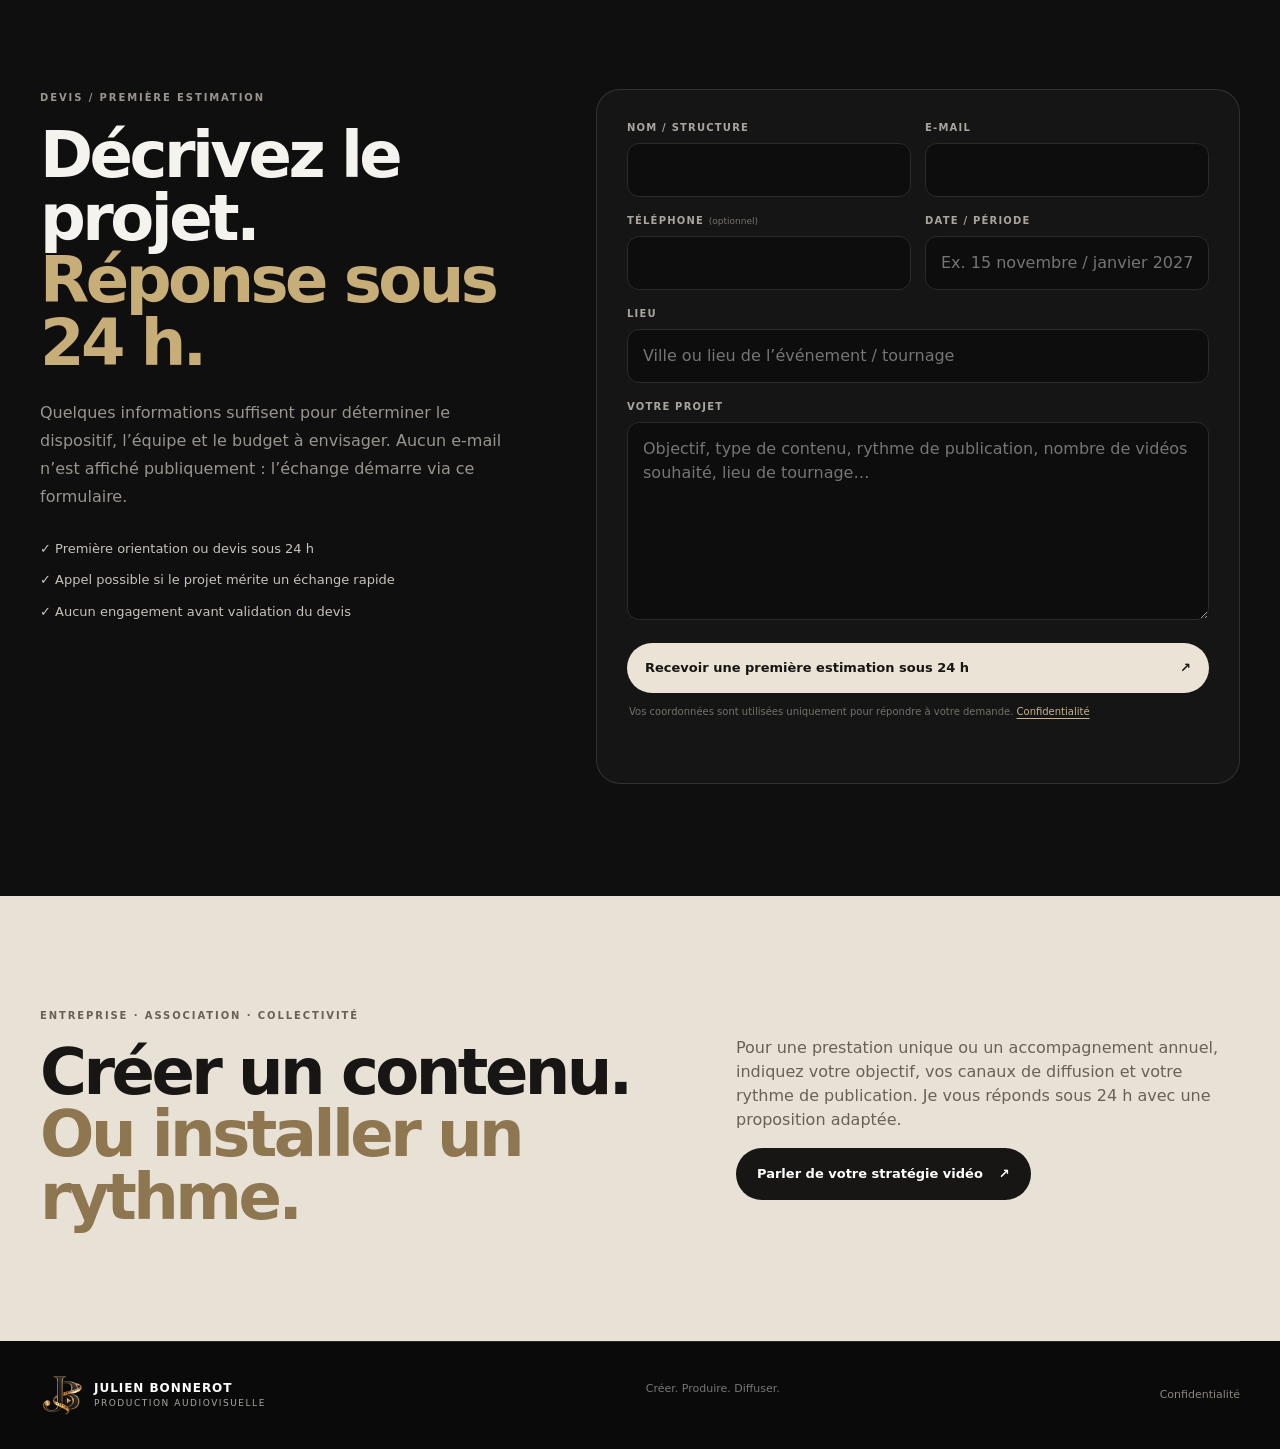
<file: videaste-entreprise-bordeaux.html>
<!doctype html>
<html lang="fr">
<head>
  <!-- Google Tag Manager -->
  <script>(function(w,d,s,l,i){w[l]=w[l]||[];w[l].push({'gtm.start':
  new Date().getTime(),event:'gtm.js'});var f=d.getElementsByTagName(s)[0],
  j=d.createElement(s),dl=l!='dataLayer'?'&l='+l:'';j.async=true;j.src=
  'https://www.googletagmanager.com/gtm.js?id='+i+dl;f.parentNode.insertBefore(j,f);
  })(window,document,'script','dataLayer','GTM-NM8S3KBX');</script>
  <!-- End Google Tag Manager -->
  <meta charset="utf-8" />
  <meta name="viewport" content="width=device-width, initial-scale=1" />
  <meta http-equiv="Content-Security-Policy" content="default-src 'self'; base-uri 'self'; object-src 'none'; script-src 'self' 'unsafe-inline' https://www.googletagmanager.com https://tagmanager.google.com; script-src-elem 'self' 'unsafe-inline' https://www.googletagmanager.com https://tagmanager.google.com; style-src 'self' 'unsafe-inline' https://www.googletagmanager.com https://tagmanager.google.com https://fonts.googleapis.com; img-src 'self' data: https://www.googletagmanager.com https://www.google-analytics.com https://*.google-analytics.com https://ssl.gstatic.com https://www.gstatic.com; media-src 'self'; font-src 'self' data: https://fonts.gstatic.com; connect-src 'self' https://formsubmit.co https://www.googletagmanager.com https://tagmanager.google.com https://www.google.com https://www.google-analytics.com https://*.google-analytics.com https://region1.google-analytics.com https://stats.g.doubleclick.net; frame-src https://www.googletagmanager.com https://tagmanager.google.com; form-action 'self' https://formsubmit.co; upgrade-insecure-requests" />
  <meta name="referrer" content="strict-origin-when-cross-origin" />
  <meta name="description" content="Vidéaste entreprise à Bordeaux, Libourne et en Gironde : interviews, reportages, contenus experts, vidéos sociales et accompagnement mensuel." />
  <meta name="robots" content="index,follow,max-image-preview:large" />
  <meta name="theme-color" content="#0b0b0c" />
  <link rel="canonical" href="https://julienbonnerot.fr/videaste-entreprise-bordeaux.html" />
  <meta property="og:title" content="Vidéaste entreprise Bordeaux, Libourne & Gironde | Julien Bonnerot" />
  <meta property="og:description" content="Vidéaste entreprise à Bordeaux, Libourne et en Gironde : interviews, reportages, contenus experts, vidéos sociales et accompagnement mensuel." />
  <meta property="og:type" content="website" />
  <meta property="og:url" content="https://julienbonnerot.fr/videaste-entreprise-bordeaux.html" />
  <meta property="og:image" content="https://julienbonnerot.fr/assets/formation.jpg" />
  <meta name="twitter:card" content="summary_large_image" />
  <meta name="twitter:title" content="Vidéaste entreprise Bordeaux, Libourne & Gironde | Julien Bonnerot" />
  <meta name="twitter:description" content="Vidéaste entreprise à Bordeaux, Libourne et en Gironde : interviews, reportages, contenus experts, vidéos sociales et accompagnement mensuel." />
  <meta name="twitter:image" content="https://julienbonnerot.fr/assets/formation.jpg" />
  <title>Vidéaste entreprise Bordeaux, Libourne & Gironde | Julien Bonnerot</title>
  <!-- Favicon JB -->
  <link rel="icon" type="image/png" href="assets/jb-mark.png?v=61" />
  <link rel="shortcut icon" type="image/png" href="assets/jb-mark.png?v=61" />
  <link rel="apple-touch-icon" href="assets/jb-mark.png?v=61" />
<link rel="stylesheet" href="styles.css?v=60" />

  <style>
    .service-seo{background:#0a0a0a}
    .service-hero{position:relative;min-height:78svh;display:flex;align-items:flex-end;overflow:hidden}
    .service-hero>img{position:absolute;inset:0;width:100%;height:100%;object-fit:cover}
    .service-hero:after{content:"";position:absolute;inset:0;background:
      linear-gradient(90deg,rgba(5,5,5,.93),rgba(5,5,5,.63) 57%,rgba(5,5,5,.30)),
      linear-gradient(0deg,rgba(5,5,5,.88),transparent 53%)}
    .service-hero-content{position:relative;z-index:2;padding:180px 0 88px}
    .service-breadcrumb{display:inline-flex;margin-bottom:28px;font-size:10px;letter-spacing:.12em;text-transform:uppercase;color:#9a968e}
    .service-hero h1{font-size:clamp(52px,7vw,96px);line-height:.93;letter-spacing:-.06em;max-width:1040px;margin:0 0 24px}
    .service-hero h1 em{font-style:normal;color:var(--accent)}
    .service-hero-lead{max-width:760px;font-size:clamp(17px,1.7vw,22px);line-height:1.58;color:#d3d0ca}
    .service-hero-actions{display:flex;gap:12px;flex-wrap:wrap;margin-top:30px}
    .service-proof{background:#e9e4da;color:#1d1c1a;border-block:1px solid #d3ccbf}
    .service-proof-grid{min-height:94px;display:grid;grid-template-columns:repeat(4,1fr);align-items:center}
    .service-proof-item{padding:20px 24px;border-right:1px solid #d2cabd}
    .service-proof-item:first-child{padding-left:0}.service-proof-item:last-child{border-right:0}
    .service-proof-item small{display:block;font-size:8px;letter-spacing:.15em;color:#777066;text-transform:uppercase;margin-bottom:4px}
    .service-proof-item strong{font-size:14px;color:#27231d}
    .seo-intro{display:grid;grid-template-columns:.78fr 1.22fr;gap:90px;align-items:start}
    .seo-intro h2,.seo-section h2,.pricing-section h2,.faq-section h2{font-size:clamp(42px,5vw,72px);line-height:.98;letter-spacing:-.055em;margin:0}
    .seo-intro h2 em,.seo-section h2 em,.pricing-section h2 em,.faq-section h2 em{font-style:normal;color:var(--accent)}
    .seo-copy{font-size:17px;line-height:1.8;color:#a8a49d}
    .seo-copy p{margin-bottom:22px}
    .seo-list{display:grid;grid-template-columns:repeat(2,1fr);gap:12px;margin-top:28px}
    .seo-pill{border:1px solid var(--line);border-radius:16px;padding:17px 18px;background:#101010}
    .seo-pill b{display:block;font-size:14px;color:#f1eee7;margin-bottom:4px}
    .seo-pill span{font-size:12px;color:#89857e}
    .seo-section{background:#151515;border-block:1px solid var(--line)}
    .seo-section-head{display:grid;grid-template-columns:1fr .8fr;gap:70px;align-items:end;margin-bottom:50px}
    .seo-section-head>p{color:#99958e;line-height:1.7;margin:0}
    .feature-grid{display:grid;grid-template-columns:repeat(3,1fr);gap:16px}
    .feature-card{background:#0d0d0d;border:1px solid var(--line);border-radius:22px;padding:28px;min-height:270px}
    .feature-card span{font-size:9px;letter-spacing:.16em;color:var(--accent);font-weight:800}
    .feature-card h3{font-size:27px;letter-spacing:-.04em;line-height:1.06;margin:42px 0 14px}
    .feature-card p{font-size:14px;color:#949089;line-height:1.7;margin:0}
    .process-grid{display:grid;grid-template-columns:repeat(5,1fr);gap:12px;margin-top:42px}
    .process-step{border-top:1px solid var(--line);padding:20px 12px 0 0}
    .process-step b{font-size:10px;letter-spacing:.15em;color:var(--accent)}
    .process-step h3{font-size:18px;margin:20px 0 8px}.process-step p{font-size:12px;color:#8e8a83;line-height:1.6}
    .case-band{display:grid;grid-template-columns:1fr 1fr;gap:18px}
    .case-seo-card{position:relative;min-height:420px;overflow:hidden;border-radius:24px;border:1px solid var(--line)}
    .case-seo-card img{position:absolute;inset:0;width:100%;height:100%;object-fit:cover}
    .case-seo-card:after{content:"";position:absolute;inset:0;background:linear-gradient(0deg,rgba(0,0,0,.90),rgba(0,0,0,.08) 70%)}
    .case-seo-copy{position:absolute;z-index:2;left:26px;right:26px;bottom:24px}
    .case-seo-copy small{font-size:9px;letter-spacing:.15em;color:#d7c7a7}
    .case-seo-copy h3{font-size:30px;line-height:1.05;letter-spacing:-.045em;margin:10px 0}
    .case-seo-copy p{color:#c0bdb6;font-size:13px;line-height:1.6;max-width:560px}
    .price-wrap{background:#e9e4da;color:#1d1c1a}
    .pricing-grid{display:grid;grid-template-columns:repeat(2,1fr);gap:18px;margin-top:44px}
    .pricing-card{background:#f8f6f1;border:1px solid #d7d0c4;border-radius:24px;padding:32px;display:flex;flex-direction:column}
    .pricing-card.featured{background:#171615;color:#f5f3ee;border-color:#292724}
    .pricing-card>span{font-size:9px;letter-spacing:.16em;font-weight:800;color:#8b744e}
    .pricing-card.featured>span{color:var(--accent)}
    .pricing-card h3{font-size:30px;line-height:1.05;letter-spacing:-.04em;margin:30px 0 8px}
    .pricing-card .price{font-size:34px;font-weight:850;letter-spacing:-.04em;margin:10px 0}
    .pricing-card .price small{font-size:12px;font-weight:600;letter-spacing:0}
    .pricing-card p{color:#6c665e;line-height:1.65}.pricing-card.featured p{color:#a9a59e}
    .pricing-card ul{padding:0;margin:20px 0 28px;list-style:none}
    .pricing-card li{padding:10px 0;border-bottom:1px solid rgba(80,70,55,.13);font-size:13px}
    .pricing-card.featured li{border-color:rgba(255,255,255,.12)}
    .price-note{font-size:12px;color:#746f67;margin-top:18px;line-height:1.65}
    .faq-list{margin-top:42px;border-top:1px solid var(--line)}
    .faq-item{padding:24px 0;border-bottom:1px solid var(--line);display:grid;grid-template-columns:.8fr 1.2fr;gap:60px}
    .faq-item h3{font-size:20px;letter-spacing:-.025em;margin:0}.faq-item p{color:#9b9790;line-height:1.7;margin:0}
    .zone-note{border:1px solid var(--line);border-radius:22px;padding:28px;margin-top:42px;background:#101010;display:grid;grid-template-columns:.8fr 1.2fr;gap:50px}
    .zone-note strong{font-size:18px}.zone-note p{margin:0;color:#96928b;line-height:1.7}
    .service-cta{background:#e8e1d5;color:#171615}
    .service-cta-inner{display:grid;grid-template-columns:1.1fr .9fr;gap:80px;align-items:center}
    .service-cta h2{font-size:clamp(42px,5vw,72px);letter-spacing:-.055em;line-height:.98;margin:0}
    .service-cta h2 em{font-style:normal;color:#8d7650}.service-cta p{color:#686159}.service-cta .btn{background:#171615;color:#fff}
    @media(max-width:900px){
      .service-hero-content{padding:140px 0 72px}.service-proof-grid{grid-template-columns:1fr 1fr}
      .service-proof-item:nth-child(2){border-right:0}.service-proof-item:nth-child(-n+2){border-bottom:1px solid #d2cabd}
      .seo-intro,.seo-section-head,.service-cta-inner{grid-template-columns:1fr;gap:28px}
      .feature-grid{grid-template-columns:1fr}.process-grid{grid-template-columns:1fr 1fr}.case-band,.pricing-grid{grid-template-columns:1fr}
      .faq-item,.zone-note{grid-template-columns:1fr;gap:12px}.seo-list{grid-template-columns:1fr}
    }
    @media(max-width:580px){
      .service-hero h1{font-size:14vw}.service-hero-actions{flex-direction:column}.service-hero-actions .btn{width:100%}
      .service-proof-grid{grid-template-columns:1fr}.service-proof-item{border-right:0!important;border-bottom:1px solid #d2cabd!important;padding-left:0}
      .service-proof-item:last-child{border-bottom:0!important}.process-grid{grid-template-columns:1fr}.case-seo-card{min-height:360px}
      .pricing-card{padding:24px}.service-hero-lead{font-size:16px}
    }

    .service-form-section{background:#0f0f0f;border-top:1px solid var(--line)}
    .service-form-wrap{display:grid;grid-template-columns:.85fr 1.15fr;gap:80px;align-items:start}
    .service-form-copy h2{font-size:clamp(42px,5vw,72px);line-height:.98;letter-spacing:-.055em;margin:0 0 24px}
    .service-form-copy h2 em{font-style:normal;color:var(--accent)}
    .service-form-copy>p{color:#99958e;line-height:1.75;max-width:560px}
    .service-form-points{display:grid;gap:12px;margin-top:28px;color:#c7c3bc;font-size:13px}
    .service-lead-form{border:1px solid var(--line);border-radius:24px;background:#151515;padding:30px}
    .service-lead-form label{display:block;margin-bottom:16px}
    .service-lead-form label>span{display:block;font-size:10px;font-weight:800;letter-spacing:.12em;text-transform:uppercase;color:#a9a59e;margin-bottom:8px}
    .service-lead-form label small{font-size:9px;font-weight:500;text-transform:none;letter-spacing:0;color:#77736d}
    .service-lead-form input,.service-lead-form textarea{width:100%;border:1px solid #2b2a28;background:#0d0d0d;color:#f4f1eb;border-radius:12px;padding:14px 15px;font:inherit;outline:none}
    .service-lead-form input:focus,.service-lead-form textarea:focus{border-color:#8d7650}
    .service-lead-form textarea{resize:vertical;min-height:150px}
    .service-form-row{display:grid;grid-template-columns:1fr 1fr;gap:14px}
    .service-submit{margin-top:6px;width:100%}
    .service-form-status{min-height:22px;margin-top:12px;color:#c6b08b;font-size:12px}
    @media(max-width:900px){
      .service-form-wrap{grid-template-columns:1fr;gap:34px}
    }
    @media(max-width:580px){
      .service-lead-form{padding:20px}
      .service-form-row{grid-template-columns:1fr;gap:0}
    }

  </style>
  <script type="application/ld+json">
{
  "@context": "https://schema.org",
  "@graph": [
    {
      "@type": "ProfessionalService",
      "@id": "https://julienbonnerot.fr/#business",
      "name": "Julien Bonnerot · Production audiovisuelle",
      "url": "https://julienbonnerot.fr/",
      "image": "https://julienbonnerot.fr/assets/hero-poster.jpg",
      "areaServed": [
        {
          "@type": "City",
          "name": "Bordeaux"
        },
        {
          "@type": "City",
          "name": "Libourne"
        },
        {
          "@type": "AdministrativeArea",
          "name": "Gironde"
        },
        {
          "@type": "AdministrativeArea",
          "name": "Dordogne"
        },
        {
          "@type": "AdministrativeArea",
          "name": "Charente"
        },
        {
          "@type": "AdministrativeArea",
          "name": "Nouvelle-Aquitaine"
        },
        {
          "@type": "AdministrativeArea",
          "name": "Île-de-France"
        }
      ]
    },
    {
      "@type": "Service",
      "@id": "https://julienbonnerot.fr/videaste-entreprise-bordeaux.html#service",
      "name": "Vidéaste entreprise à Bordeaux, Libourne et en Gironde",
      "description": "Vidéaste entreprise à Bordeaux, Libourne et en Gironde : interviews, reportages, contenus experts, vidéos sociales et accompagnement mensuel.",
      "url": "https://julienbonnerot.fr/videaste-entreprise-bordeaux.html",
      "provider": {
        "@id": "https://julienbonnerot.fr/#business"
      },
      "areaServed": [
        "Bordeaux",
        "Libourne",
        "Gironde",
        "Nouvelle-Aquitaine",
        "France"
      ]
    },
    {
      "@type": "FAQPage",
      "@id": "https://julienbonnerot.fr/videaste-entreprise-bordeaux.html#faq",
      "mainEntity": [
        {
          "@type": "Question",
          "name": "Quels types de vidéos d’entreprise réalisez-vous ?",
          "acceptedAnswer": {
            "@type": "Answer",
            "text": "Interviews, témoignages, reportages, contenus experts, formations, conférences, vidéos cliniques et formats courts pour les réseaux sociaux."
          }
        },
        {
          "@type": "Question",
          "name": "Proposez-vous un accompagnement mensuel ?",
          "acceptedAnswer": {
            "@type": "Answer",
            "text": "Oui. Une formule annuelle peut inclure un tournage par mois et plusieurs contenus issus de la même journée, afin d’alimenter régulièrement le site, LinkedIn, Instagram ou d’autres canaux."
          }
        },
        {
          "@type": "Question",
          "name": "Quel est votre délai de livraison ?",
          "acceptedAnswer": {
            "@type": "Answer",
            "text": "Pour une captation simple, le master est généralement livré sous 48 heures. Pour les contenus montés, le calendrier dépend du nombre de livrables et est fixé au devis ; une première livraison rapide peut être prévue."
          }
        },
        {
          "@type": "Question",
          "name": "Pouvez-vous travailler avec une équipe plus large ?",
          "acceptedAnswer": {
            "@type": "Answer",
            "text": "Oui. Le projet peut être réalisé seul ou avec des cadreurs et techniciens complémentaires selon le volume, le lieu et le niveau de production."
          }
        },
        {
          "@type": "Question",
          "name": "Intervenez-vous à Paris ?",
          "acceptedAnswer": {
            "@type": "Answer",
            "text": "Oui, selon le projet. La zone prioritaire reste la Haute-Gironde, Libourne, Bordeaux et la Gironde, avec des déplacements possibles en Nouvelle-Aquitaine, à Paris et en Île-de-France."
          }
        }
      ]
    }
  ]
}
  </script>
</head>
<body class="service-seo" data-service-page="video_entreprise">
  <!-- Google Tag Manager (noscript) -->
  <noscript><iframe src="https://www.googletagmanager.com/ns.html?id=GTM-NM8S3KBX"
  height="0" width="0" style="display:none;visibility:hidden"></iframe></noscript>
  <!-- End Google Tag Manager (noscript) -->
  <div class="grain" aria-hidden="true"></div>
  <header class="nav-wrap" id="top">
    <a class="brand" href="index.html" aria-label="Accueil">
      <span class="brand-mark"><img src="assets/jb-mark.png" alt="" /></span>
      <span class="brand-copy"><b>JULIEN BONNEROT</b><small>PRODUCTION AUDIOVISUELLE</small></span>
    </a>
    <nav aria-label="Navigation principale">
      <a href="index.html#services">Services</a>
      <a href="index.html#realisations">Réalisations</a>
      <a href="#devis">Contact</a>
    </nav>
    <a class="btn btn-small btn-accent" href="#devis">Parler d’un projet <span>↗</span></a>
  </header>
  <main>
    <section class="service-hero">
      <img src="assets/formation.jpg" alt="" />
      <div class="shell service-hero-content">
        <a class="service-breadcrumb" href="index.html#services">← Services</a>
        <p class="kicker">VIDÉASTE ENTREPRISE · BORDEAUX · LIBOURNE · GIRONDE</p>
        <h1>Vidéaste entreprise à Bordeaux,<br><em>Libourne et en Gironde.</em></h1>
        <p class="service-hero-lead">Interviews, reportages, contenus experts et formats sociaux avec plus de dix ans d’expérience audiovisuelle, du groupe M6 au live et aux environnements techniques.</p>
        <div class="service-hero-actions">
          <a class="btn btn-accent" href="#devis">Recevoir un devis sous 24 h <span>↗</span></a>
          <a class="btn btn-ghost" href="#details">Voir le dispositif <span>↓</span></a>
        </div>
      </div>
    </section>
    <section class="service-proof"><div class="shell service-proof-grid"><div class="service-proof-item"><small>EXPÉRIENCE</small><strong>+10 ans</strong></div><div class="service-proof-item"><small>TV</small><strong>reportages groupe M6</strong></div><div class="service-proof-item"><small>RÉALISATION</small><strong>NA TV · live · reportage</strong></div><div class="service-proof-item"><small>CONTENUS</small><strong>tournage + montage</strong></div></div></section>

    <section class="section shell seo-intro" id="details">
      <div><p class="eyebrow">VIDÉO D’ENTREPRISE</p><h2>Une image premium.<br><em>Un vrai bagage éditorial.</em></h2></div>
      <div class="seo-copy">
        <p>Une vidéo d’entreprise n’a pas besoin de ressembler à une publicité générique. Elle doit comprendre le métier, trouver le bon angle et être montée pour garder l’attention. Mon parcours associe plus de dix ans d’audiovisuel, un fort bagage de montage et une expérience de réalisation en télévision, en live et dans des environnements techniques.</p>
        <p>J’ai travaillé sur la postproduction de reportages pour des programmes du groupe M6, notamment <strong>Enquête d’Action</strong> et <strong>66 Minutes</strong>, puis comme réalisateur et responsable de contenus pour NA TV. Chez FrenchTooth, j’ai également assuré la réalisation et la qualité de vidéos cliniques, formations, conférences et chirurgies en direct.</p>
        <div class="seo-list">
          <div class="seo-pill"><b>Interviews & témoignages</b><span>direction de prise de parole, lumière, montage</span></div>
          <div class="seo-pill"><b>Reportages d’entreprise</b><span>terrain, humain, narration, plusieurs jours si besoin</span></div>
          <div class="seo-pill"><b>Contenus experts & formation</b><span>pédagogie, démonstration, masterclass</span></div>
          <div class="seo-pill"><b>Réseaux sociaux</b><span>Reels, Shorts, vertical, sous-titres</span></div>
        </div>
      </div>
    </section>

    <section class="seo-section">
      <div class="section shell">
        <div class="seo-section-head">
          <div><p class="eyebrow light">EXPÉRIENCE</p><h2>TV, live, reportage.<br><em>La technique au service du contenu.</em></h2></div>
          <p>Le positionnement est volontairement hybride : qualité d’image premium, fiabilité technique et réflexes éditoriaux acquis au montage et sur le terrain.</p>
        </div>
        <div class="feature-grid">
          <article class="feature-card"><span>GROUPE M6</span><h3>Le rythme du reportage.</h3><p>Expérience de montage sur des formats de reportage et magazine, avec une attention forte à la structure, à la compréhension et au rythme du récit.</p></article>
          <article class="feature-card"><span>NA TV</span><h3>Réalisation & diffusion.</h3><p>Reportages, captations sportives, gestion des flux et retransmissions : une expérience qui permet d’aborder les projets corporate avec une vraie culture de production.</p></article>
          <article class="feature-card"><span>FRENCHTOOTH</span><h3>Contenus techniques exigeants.</h3><p>Réalisation et responsabilité qualité pour des vidéos cliniques, formations, conférences et opérations filmées ou retransmises en direct.</p></article>
        </div>
      </div>
    </section>

    <section class="section shell">
      <div class="section-heading">
        <div><p class="eyebrow">DEUX APPROCHES</p><h2>Montrer le geste.<br><em>Raconter l’humain.</em></h2></div>
        <p>La même production peut demander une précision clinique ou, au contraire, une présence discrète sur plusieurs jours pour laisser émerger les personnes et les situations.</p>
      </div>
      <div class="case-band">
        <a class="case-seo-card" href="cas-contenu-medical.html">
          <img loading="lazy" src="assets/project-medical.jpg" alt="Opération dentaire filmée avec deux caméras et une grue">
          <div class="case-seo-copy"><small>ODONTIA</small><h3>Filmer une opération sans gêner le praticien</h3><p>Deux caméras, grue et travail précis avec le dentiste pour rendre le geste visible tout en conservant une image esthétique et une présence minimale autour du fauteuil.</p></div>
        </a>
        <div class="case-seo-card">
          <img loading="lazy" src="assets/project-corporate.jpg" alt="Reportage humain et associatif à Coutras">
          <div class="case-seo-copy"><small>EDS COUTRAS</small><h3>Mettre en valeur une action sociale</h3><p>Plusieurs jours de tournage sur plusieurs semaines, une caméra, du temps avec les bénévoles et une approche de reportage centrée sur les personnes et l’émotion.</p></div>
        </div>
      </div>
    </section>

    <section class="price-wrap pricing-section">
      <div class="section shell">
        <p class="eyebrow">ACCOMPAGNEMENT RÉCURRENT</p>
        <h2>Un tournage.<br><em>Plusieurs semaines de contenu.</em></h2>
        <p style="max-width:760px;color:#6b655d;line-height:1.7;margin-top:20px">Pour une entreprise, une association ou une collectivité qui doit publier toute l’année, un abonnement évite de repartir de zéro à chaque besoin. Les formules ci-dessous sont volontairement cadrées pour rester qualitatives et humainement viables.</p>
        <div class="pricing-grid">
          <article class="pricing-card">
            <span>STUDIO ÉDITORIAL MENSUEL</span>
            <h3>1 journée de tournage / mois</h3>
            <div class="price">1 790 € HT <small>/ mois · engagement 12 mois</small></div>
            <p>Pour produire régulièrement interviews, reportages courts, témoignages et contenus sociaux à partir d’une seule journée mensuelle.</p>
            <ul>
              <li>préparation éditoriale mensuelle</li>
              <li>1 journée de tournage jusqu’à 7 h</li>
              <li>1 vidéo principale jusqu’à 5 min</li>
              <li>4 extraits verticaux jusqu’à 60 s</li>
              <li>sous-titres & 1 série de corrections</li>
            </ul>
            <strong style="font-size:14px">Paiement annuel : 19 800 € HT</strong>
            <p style="font-size:12px">Soit 1 650 € HT/mois équivalent, environ 8 % d’économie.</p>
            <a class="btn" href="#devis">Étudier l’abonnement <span>↗</span></a>
          </article>
          <article class="pricing-card featured">
            <span>CAPTATION RÉCURRENTE</span>
            <h3>1 conférence ou événement / mois</h3>
            <div class="price">2 490 € HT <small>/ mois · à partir de</small></div>
            <p>Pour les structures qui organisent régulièrement des conférences, tables rondes, événements internes ou rendez-vous publics.</p>
            <ul>
              <li>1 captation / mois jusqu’à 4 h de programme</li>
              <li>configuration jusqu’à 3 caméras dans le forfait de base</li>
              <li>master livré sous 48 h</li>
              <li>2 extraits courts inclus</li>
              <li>live, équipe renforcée et caméra supplémentaire selon configuration</li>
            </ul>
            <strong style="font-size:14px">Paiement annuel à périmètre constant : 27 000 € HT</strong>
            <p style="font-size:12px">Équivalent 2 250 € HT/mois, environ 10 % d’économie.</p>
            <a class="btn btn-light" href="#devis">Construire le forfait <span>↗</span></a>
          </article>
        </div>
        <p class="price-note">Les abonnements sont conçus comme des cadres de production, pas comme de l’illimité. Déplacements au-delà de 60 km, renforts d’équipe, motion design complexe, lieux multiples ou volumes de montage supplémentaires sont chiffrés séparément. Les prestations ponctuelles restent possibles à partir de 1 490 € HT selon le format.</p>
      </div>
    </section>

    <section class="section shell">
      <div class="seo-section-head">
        <div><p class="eyebrow">MÉTHODE</p><h2>Produire vite.<br><em>Sans bâcler la préparation.</em></h2></div>
        <p>Un appel ou un devis peut être envoyé sous 24 h. La préproduction fixe ensuite le message, le format et les livrables avant de mobiliser le tournage.</p>
      </div>
      <div class="process-grid">
        <div class="process-step"><b>01</b><h3>Objectif</h3><p>À qui parle-t-on et que doit retenir le public ?</p></div>
        <div class="process-step"><b>02</b><h3>Format</h3><p>Interview, reportage, démonstration, conférence ou série sociale.</p></div>
        <div class="process-step"><b>03</b><h3>Tournage</h3><p>Dispositif léger ou équipe constituée selon le niveau de production.</p></div>
        <div class="process-step"><b>04</b><h3>Montage</h3><p>Structure, rythme, habillage, sous-titrage et déclinaisons.</p></div>
        <div class="process-step"><b>05</b><h3>Diffusion</h3><p>Fichiers optimisés pour le site, LinkedIn, Instagram et autres canaux.</p></div>
      </div>
    </section>

    <section class="seo-section">
      <div class="section shell faq-section">
        <p class="eyebrow light">FAQ</p><h2>Questions fréquentes<br><em>sur la vidéo d’entreprise.</em></h2>
        <div class="faq-list">
          <div class="faq-item"><h3>Quels contenus réalisez-vous ?</h3><p>Interviews, témoignages, reportages, contenus experts, formations, conférences, vidéos cliniques et formats courts pour les réseaux sociaux.</p></div>
          <div class="faq-item"><h3>Pourquoi un abonnement mensuel ?</h3><p>Parce qu’une journée de tournage bien préparée peut alimenter plusieurs semaines de communication. Le coût devient prévisible et la production gagne en cohérence au fil des mois.</p></div>
          <div class="faq-item"><h3>Peut-on travailler ponctuellement ?</h3><p>Oui. Les prestations one-shot restent disponibles, généralement à partir de 1 490 € HT selon le tournage et la postproduction.</p></div>
          <div class="faq-item"><h3>Quel délai de livraison ?</h3><p>Un master de captation simple peut être livré sous 48 h. Pour un montage plus construit ou plusieurs déclinaisons, le calendrier exact est défini au devis.</p></div>
          <div class="faq-item"><h3>Où intervenez-vous ?</h3><p>Haute-Gironde, Libourne, Bordeaux, toute la Gironde, puis Dordogne, Charente et Nouvelle-Aquitaine. Paris et l’Île-de-France sont possibles selon l’ampleur du projet.</p></div>
        </div>
      </div>
    </section>


    <section class="service-form-section section" id="devis">
      <div class="shell service-form-wrap">
        <div class="service-form-copy">
          <p class="eyebrow">DEVIS / PREMIÈRE ESTIMATION</p>
          <h2>Décrivez le projet.<br><em>Réponse sous 24 h.</em></h2>
          <p>Quelques informations suffisent pour déterminer le dispositif, l’équipe et le budget à envisager. Aucun e-mail n’est affiché publiquement : l’échange démarre via ce formulaire.</p>
          <div class="service-form-points">
            <span>✓ Première orientation ou devis sous 24 h</span>
            <span>✓ Appel possible si le projet mérite un échange rapide</span>
            <span>✓ Aucun engagement avant validation du devis</span>
          </div>
        </div>

        <form class="service-lead-form" data-track-form="video_entreprise" action="https://formsubmit.co/ajax/7f390faee94d018f3a67518d826e69da" method="POST">
          <input type="hidden" name="_subject" value="Demande devis — Vidéo entreprise" />
          <input type="hidden" name="origine" value="Vidéaste entreprise Bordeaux" />
          <input type="text" name="_honey" class="hp-field" tabindex="-1" autocomplete="off" />

          <div class="service-form-row">
            <label><span>Nom / structure</span><input type="text" name="nom" autocomplete="name" minlength="2" maxlength="120" required /></label>
            <label><span>E-mail</span><input type="email" name="email" autocomplete="email" inputmode="email" maxlength="160" required /></label>
          </div>

          <div class="service-form-row">
            <label><span>Téléphone <small>(optionnel)</small></span><input type="tel" name="telephone" autocomplete="tel" maxlength="40" /></label>
            <label><span>Date / période</span><input type="text" name="date_periode" maxlength="100" placeholder="Ex. 15 novembre / janvier 2027" /></label>
          </div>

          <label><span>Lieu</span><input type="text" name="lieu" maxlength="160" placeholder="Ville ou lieu de l’événement / tournage" /></label>

          <label><span>Votre projet</span><textarea name="message" rows="7" minlength="20" maxlength="5000" placeholder="Objectif, type de contenu, rythme de publication, nombre de vidéos souhaité, lieu de tournage…" required></textarea></label>

          <button class="form-submit service-submit" type="submit">
            <span>Recevoir une première estimation sous 24 h</span><b>↗</b>
          </button>
          <p class="form-note">Vos coordonnées sont utilisées uniquement pour répondre à votre demande. <a href="confidentialite.html">Confidentialité</a></p>
          <p class="form-status service-form-status" role="status" aria-live="polite"></p>
        </form>
      </div>
    </section>

    <section class="service-cta section"><div class="shell service-cta-inner">
      <div><p class="eyebrow">ENTREPRISE · ASSOCIATION · COLLECTIVITÉ</p><h2>Créer un contenu.<br><em>Ou installer un rythme.</em></h2></div>
      <div><p>Pour une prestation unique ou un accompagnement annuel, indiquez votre objectif, vos canaux de diffusion et votre rythme de publication. Je vous réponds sous 24 h avec une proposition adaptée.</p><a class="btn" href="#devis">Parler de votre stratégie vidéo <span>↗</span></a></div>
    </div></section>

  </main>
  <footer class="shell case-footer">
    <a class="brand" href="index.html"><span class="brand-mark"><img src="assets/jb-mark.png" alt="" /></span><span class="brand-copy"><b>JULIEN BONNEROT</b><small>PRODUCTION AUDIOVISUELLE</small></span></a>
    <p>Créer. Produire. Diffuser.</p>
    <div class="footer-links"><a href="confidentialite.html">Confidentialité</a></div>
  </footer>
  <a class="mobile-cta" href="#devis">Parler d’un projet <span>↗</span></a>
  <script src="script.js?v=63"></script>
  <script src="analytics-events.js?v=63"></script>
</body>
</html>
</file>
<file: styles.css>
:root{
  --bg:#0b0b0c;--bg-soft:#121213;--paper:#f0ede6;--paper-2:#e4ded3;--card:#f8f6f1;
  --text:#f5f3ee;--muted:#aaa69e;--ink:#1d1c1a;--ink-soft:#666158;
  --line:rgba(255,255,255,.12);--line-dark:rgba(30,28,24,.13);
  --accent:#c7ad78;--accent-soft:#e3d6bb;--accent-dark:#6e5934;
  --radius:24px;--shell:min(1200px,calc(100vw - 48px));
}
*{box-sizing:border-box}html{scroll-behavior:smooth}body{margin:0;background:var(--bg);color:var(--text);font-family:Inter,ui-sans-serif,system-ui,-apple-system,BlinkMacSystemFont,"Segoe UI",sans-serif;line-height:1.5;-webkit-font-smoothing:antialiased}img,video{display:block;width:100%}a{color:inherit;text-decoration:none}button,input,textarea{font:inherit}button{color:inherit}.shell{width:var(--shell);margin-inline:auto}.section{padding:112px 0}.grain{position:fixed;inset:0;z-index:100;pointer-events:none;opacity:.03;background-image:url("data:image/svg+xml,%3Csvg viewBox='0 0 180 180' xmlns='http://www.w3.org/2000/svg'%3E%3Cfilter id='n'%3E%3CfeTurbulence type='fractalNoise' baseFrequency='.9' numOctaves='3' stitchTiles='stitch'/%3E%3C/filter%3E%3Crect width='100%25' height='100%25' filter='url(%23n)' opacity='.8'/%3E%3C/svg%3E")}

.nav-wrap{position:fixed;z-index:90;top:18px;left:50%;transform:translateX(-50%);width:min(1240px,calc(100vw - 32px));height:70px;padding:9px 12px 9px 14px;display:flex;align-items:center;gap:28px;background:rgba(8,8,8,.72);border:1px solid rgba(255,255,255,.13);backdrop-filter:blur(16px);border-radius:18px;box-shadow:0 12px 50px rgba(0,0,0,.22)}.brand{display:flex;align-items:center;gap:11px;min-width:max-content}.brand-mark{width:43px;height:43px;display:grid;place-items:center;overflow:hidden}.brand-mark img{width:100%;height:100%;object-fit:contain}.brand-copy{display:flex;flex-direction:column;line-height:1.1}.brand-copy b{font-size:12px;letter-spacing:.08em}.brand-copy small{font-size:9px;letter-spacing:.17em;color:#a9a9a2;margin-top:4px}.nav-wrap nav{display:flex;gap:26px;margin-left:auto}.nav-wrap nav a{font-size:12px;color:#d6d6cf;transition:.2s}.nav-wrap nav a:hover{color:#fff}
.btn{display:inline-flex;align-items:center;justify-content:center;gap:16px;border:1px solid transparent;border-radius:999px;padding:15px 20px;font-weight:750;font-size:13px;transition:.25s transform,.25s background,.25s color}.btn:hover{transform:translateY(-2px)}.btn-small{padding:11px 16px}.btn-accent{background:#ece7dc;color:#111}.btn-accent:hover{background:#fff}.btn-ghost{border-color:rgba(255,255,255,.28);background:rgba(12,12,12,.25)}.btn-light{background:#ebe4d6;color:#151515;margin-top:24px}

.hero{min-height:100svh;position:relative;overflow:hidden;display:flex;align-items:flex-end}.hero-video{position:absolute;inset:0;width:100%;height:100%;object-fit:cover;object-position:center center;background:#050505}.hero-overlay{position:absolute;inset:0;background:linear-gradient(90deg,rgba(4,4,4,.88) 0%,rgba(4,4,4,.63) 43%,rgba(4,4,4,.20) 74%,rgba(4,4,4,.40) 100%),linear-gradient(0deg,rgba(6,6,6,.78) 0%,transparent 47%)}.hero-content{position:relative;z-index:2;padding:188px 0 150px}.kicker,.eyebrow{font-size:10px;letter-spacing:.19em;font-weight:800;color:var(--accent);margin:0 0 18px}.eyebrow{color:#8d8a83}.eyebrow.light{color:var(--accent)}h1,h2,h3,p{margin-top:0}.hero h1{font-size:clamp(54px,7.3vw,108px);line-height:.91;letter-spacing:-.064em;max-width:1060px;margin-bottom:30px}.hero h1 em,.section h2 em,.b2b h2 em,.contact h2 em{font-style:normal;color:var(--accent)}.hero-lead{max-width:670px;font-size:clamp(17px,1.7vw,22px);line-height:1.55;color:#deddd7}.hero-actions{display:flex;gap:12px;margin-top:32px}.hero-foot{position:absolute;z-index:2;bottom:24px;left:50%;transform:translateX(-50%);font-size:9px;letter-spacing:.15em;color:#a5a29b;text-transform:uppercase}

.logo-strip{background:#e9e4da;border-block:1px solid #d3ccbf;color:#1d1c1a}.logo-strip-inner{min-height:82px;display:grid;grid-template-columns:auto 1fr;align-items:center;gap:30px}.logo-strip-title{margin:0;font-size:9px;letter-spacing:.18em;text-transform:uppercase;color:#777066;white-space:nowrap}.logo-rail{display:flex;align-items:center;justify-content:space-between;gap:20px;overflow:auto;scrollbar-width:none}.logo-rail::-webkit-scrollbar{display:none}.logo-item{flex:0 0 auto;width:110px;height:38px;display:flex;align-items:center;justify-content:center}.logo-item-wide{width:132px}.logo-item-square{width:54px}.logo-item img{display:block;width:100%;height:100%;object-fit:contain;opacity:.68;filter:grayscale(1) saturate(0) contrast(1.03);transition:.2s opacity,.2s transform,.2s filter}.logo-item:hover img{opacity:1;transform:translateY(-1px);filter:none}

.section-heading{display:grid;grid-template-columns:1.35fr .65fr;gap:80px;align-items:end;margin-bottom:54px}.section-heading-simple{grid-template-columns:1fr}.section-heading h2{font-size:clamp(42px,5.1vw,72px);line-height:.99;letter-spacing:-.052em;margin:0}.section-heading>p{color:#97948d;max-width:460px;margin-bottom:6px}.showreel-section{padding-top:108px}.showcase-visual{position:relative;margin:0 0 24px;border-radius:30px;overflow:hidden;border:1px solid var(--line);box-shadow:0 32px 80px rgba(0,0,0,.24);background:#090909}.showcase-visual img{width:100%;height:auto;display:block}.showcase-visual:after{content:"";position:absolute;inset:0;background:linear-gradient(180deg,rgba(0,0,0,.04) 0%,rgba(0,0,0,.18) 58%,rgba(0,0,0,.68) 100%)}.showcase-visual figcaption{position:absolute;left:28px;right:28px;bottom:24px;z-index:2;display:flex;flex-direction:column;gap:8px;max-width:660px}.showcase-visual span{font-size:10px;letter-spacing:.16em;color:#d8cab0;font-weight:800}.showcase-visual strong{font-size:clamp(18px,2.2vw,28px);line-height:1.15;letter-spacing:-.03em;color:#f4f1ea;font-weight:700}.showreel-shell{position:relative;aspect-ratio:16/9;border-radius:28px;overflow:hidden;border:1px solid var(--line);box-shadow:0 32px 80px rgba(0,0,0,.28);cursor:pointer;background:#080808}.showreel-shell>img,.showreel-shell>video{width:100%;height:100%;object-fit:cover}.showreel-shell>img{object-position:center center;transform:scale(1.01)}.showreel-badge{position:absolute;top:22px;left:22px;z-index:2;display:inline-flex;align-items:center;gap:8px;padding:10px 14px;border-radius:999px;background:rgba(10,10,10,.52);border:1px solid rgba(255,255,255,.14);backdrop-filter:blur(14px);font-size:10px;letter-spacing:.16em;font-weight:800;color:#f4f1ea}.showreel-shade{position:absolute;inset:0;background:linear-gradient(180deg,rgba(0,0,0,.16) 0%,rgba(0,0,0,.10) 28%,rgba(0,0,0,.68) 100%)}.showreel-placeholder{position:absolute;inset:auto 28px 26px 28px;border:0;background:transparent;padding:0;display:flex;align-items:center;gap:16px;text-align:left;cursor:pointer}.showreel-placeholder>span:last-child{display:flex;flex-direction:column}.showreel-placeholder strong{font-size:13px;letter-spacing:.1em}.showreel-placeholder small{color:#d2cec6;margin-top:4px;max-width:460px}.play-disc{width:58px;height:58px;border-radius:50%;display:grid;place-items:center;background:#e9e4da;color:#111;font-size:18px;padding-left:3px;box-shadow:0 12px 30px rgba(0,0,0,.32)}

.services{background:var(--paper);color:var(--ink)}.services .eyebrow{color:#746b5b}.services .section-heading h2 em{color:var(--accent-dark)}.services .section-heading>p{color:#6b675f}.service-feature{display:grid;grid-template-columns:1.05fr .95fr;background:var(--card);border:1px solid var(--line-dark);border-radius:28px;overflow:hidden;box-shadow:0 20px 55px rgba(58,47,32,.08)}.service-media{min-height:520px}.service-media img{height:100%;object-fit:cover}.service-copy{padding:52px;display:flex;flex-direction:column}.service-label{font-size:9px;letter-spacing:.17em;font-weight:800;color:#76654a}.service-copy h3,.service-card h3{font-size:clamp(36px,3.8vw,55px);letter-spacing:-.05em;line-height:1.01;margin:42px 0 20px;color:#1c1b19}.service-copy>p,.service-card-body>p{color:#625f58;max-width:570px}.service-meta{margin-top:26px!important;padding-top:20px;border-top:1px solid #d7d1c6;font-size:12px;letter-spacing:.02em;color:#6f6a61!important}.price-row{margin-top:auto;padding-top:34px;display:flex;justify-content:space-between;align-items:flex-end;gap:18px;border-top:1px solid #d7d1c6}.price-row div{display:flex;flex-direction:column}.price-row small{color:#8f897f;font-size:8px;letter-spacing:.15em}.price-row strong{font-size:25px;margin-top:5px;color:#25231f}.price-row a,.mini-price a{color:var(--accent-dark);font-size:12px;font-weight:750}.service-pair{display:grid;grid-template-columns:1fr 1fr;gap:22px;margin-top:22px}.service-card{background:var(--card);border:1px solid var(--line-dark);border-radius:24px;overflow:hidden}.service-card-media{aspect-ratio:16/9;overflow:hidden}.service-card-media img{height:100%;object-fit:cover;transition:.55s transform}.service-card:hover img{transform:scale(1.02)}.service-card-body{padding:32px}.service-card h3{font-size:36px;margin:26px 0 16px}.mini-price{border-top:1px solid #d8d2c7;margin-top:27px;padding-top:19px;display:flex;justify-content:space-between;align-items:center;gap:14px;color:#34312c}.mini-price b{font-size:25px;line-height:1.05;font-weight:800;letter-spacing:-.025em;color:#25231f}

.portfolio{display:grid;grid-template-columns:1.05fr .95fr;grid-template-rows:330px 330px;gap:18px}.project{position:relative;overflow:hidden;border-radius:22px;margin:0}.project img{width:100%;height:100%;object-fit:cover;transition:.6s transform}.project:hover img{transform:scale(1.025)}.project:after{content:'';position:absolute;inset:0;background:linear-gradient(0deg,rgba(0,0,0,.69),transparent 58%)}.project-tall{grid-row:span 2}.project-wide{grid-column:2}.project figcaption{position:absolute;z-index:2;left:22px;right:22px;bottom:20px}.project figcaption div{display:flex;flex-direction:column}.project figcaption small{font-size:9px;letter-spacing:.15em;color:#c4c1ba}.project figcaption b{font-size:17px;margin-top:5px}

.b2b{background:#151515;color:#f4f1ea;padding:92px 0;border-block:1px solid var(--line)}.b2b h2{font-size:clamp(40px,4.7vw,68px);letter-spacing:-.056em;line-height:.99;margin:0}.expertise-head{display:grid;grid-template-columns:1.12fr .88fr;gap:90px;align-items:end}.expertise-intro p{font-size:16px;line-height:1.65;max-width:540px;color:#aaa69e;margin-bottom:0}.expertise-grid{display:grid;grid-template-columns:repeat(4,1fr);margin-top:58px;border-top:1px solid rgba(255,255,255,.14);border-bottom:1px solid rgba(255,255,255,.14)}.expertise-item{padding:28px 26px 30px;border-right:1px solid rgba(255,255,255,.12)}.expertise-item:first-child{padding-left:0}.expertise-item:last-child{border-right:0}.expertise-item>span{font-size:9px;letter-spacing:.17em;color:var(--accent)}.expertise-item h3{font-size:21px;letter-spacing:-.025em;margin:28px 0 8px;color:#f4f1ea}.expertise-item p{font-size:12px;line-height:1.55;color:#918d86;margin:0;max-width:230px}

.contact{position:relative;min-height:820px;display:flex;align-items:center;overflow:hidden}.contact>img{position:absolute;inset:0;width:100%;height:100%;object-fit:cover}.contact-overlay{position:absolute;inset:0;background:linear-gradient(90deg,rgba(5,5,5,.94),rgba(5,5,5,.76) 56%,rgba(5,5,5,.55))}.contact-content{position:relative;z-index:2;display:grid;grid-template-columns:.9fr 1.1fr;gap:92px;align-items:center}.contact h2{font-size:clamp(48px,6vw,84px);letter-spacing:-.06em;line-height:.94;margin:0 0 24px}.contact-main>p:not(.eyebrow){max-width:560px;color:#b9b6af}.contact-form{background:rgba(13,13,13,.86);border:1px solid rgba(255,255,255,.16);backdrop-filter:blur(15px);padding:30px;border-radius:24px}.form-row{display:grid;grid-template-columns:1fr 1fr;gap:14px}.contact-form label{display:block;margin-bottom:15px}.contact-form label>span{display:block;font-size:9px;letter-spacing:.14em;text-transform:uppercase;color:#a4a097;margin-bottom:8px}.contact-form input,.contact-form textarea{width:100%;border:1px solid #3a3936;background:#171716;color:#f5f3ee;border-radius:12px;padding:13px 14px;outline:none;transition:.2s border-color,.2s background}.contact-form textarea{resize:vertical;min-height:150px}.contact-form input:focus,.contact-form textarea:focus{border-color:#a88f60;background:#1c1b19}.contact-form input::placeholder,.contact-form textarea::placeholder{color:#77736c}.form-submit{width:100%;border:0;border-radius:999px;background:#ebe4d6;color:#171615;padding:15px 18px;display:flex;justify-content:space-between;align-items:center;font-size:13px;font-weight:800;cursor:pointer;transition:.2s transform,.2s background}.form-submit:hover{transform:translateY(-1px);background:#fff}.form-submit:disabled{opacity:.58;cursor:wait;transform:none}.form-note{font-size:10px;color:#75716a;margin:11px 2px 0}.form-status{min-height:20px;margin:10px 2px 0;font-size:12px;color:#d8c9aa}.form-status.error{color:#e7a9a1}.hp-field{position:absolute!important;left:-9999px!important;opacity:0!important;pointer-events:none!important}

footer{min-height:108px;display:flex;align-items:center;justify-content:space-between;gap:24px;font-size:11px;color:#777}footer .brand{color:#fff}.mobile-cta{display:none}.reveal{opacity:0;transform:translateY(18px);transition:opacity .65s ease,transform .65s ease}.reveal.in{opacity:1;transform:none}.delay-1{transition-delay:.08s}.delay-2{transition-delay:.16s}.delay-3{transition-delay:.24s}

@media(max-width:900px){:root{--shell:min(100% - 30px,1200px)}body{overflow-x:hidden}.nav-wrap{top:10px;height:62px;width:calc(100vw - 20px);padding:8px 10px 8px 12px;gap:14px;border-radius:16px}.nav-wrap nav,.nav-wrap>.btn{display:none}.brand{min-width:0;max-width:100%}.brand-mark{width:39px;height:39px;flex:0 0 39px}.brand-copy b{font-size:11px}.brand-copy small{font-size:8px;letter-spacing:.15em}.hero-content{padding:142px 0 126px}.hero h1{font-size:clamp(48px,13vw,82px);max-width:100%}.hero-lead{font-size:17px;max-width:590px}.hero-foot{display:none}.section{padding:78px 0}.section-heading{grid-template-columns:1fr;gap:18px}.section-heading h2{font-size:46px}.logo-strip-inner{grid-template-columns:1fr;gap:10px;min-height:unset;padding:15px 0}.logo-strip-title{font-size:8px}.logo-rail{display:grid;grid-template-columns:repeat(3,minmax(0,1fr));gap:14px;justify-content:stretch;overflow:visible}.logo-item,.logo-item-wide,.logo-item-square{width:100%;height:36px}.logo-item img{width:100%;height:100%}.showcase-visual{border-radius:24px}.showcase-visual figcaption{left:20px;right:20px;bottom:18px}.showreel-shell{border-radius:24px}.showreel-badge{top:18px;left:18px;padding:9px 12px;font-size:9px}.service-feature,.service-pair,.expertise-head,.contact-content{grid-template-columns:1fr}.service-media{min-height:340px}.service-copy{padding:30px}.service-copy h3{margin-top:28px}.service-pair{gap:16px}.portfolio{grid-template-columns:1fr;grid-template-rows:none}.project,.project-tall,.project-wide{grid-row:auto;grid-column:auto;aspect-ratio:4/3}.project-tall{aspect-ratio:4/5}.expertise-head{gap:26px}.expertise-grid{grid-template-columns:1fr 1fr;margin-top:42px}.expertise-item{border-bottom:1px solid rgba(255,255,255,.12)}.expertise-item:nth-child(2n){border-right:0}.expertise-item:first-child{padding-left:26px}.expertise-item:nth-last-child(-n+2){border-bottom:0}.contact{min-height:auto}.contact-content{gap:38px;padding:84px 0 100px}.contact-overlay{background:linear-gradient(0deg,rgba(5,5,5,.95),rgba(5,5,5,.70))}.mobile-cta{display:flex;position:fixed;z-index:95;left:15px;right:15px;bottom:14px;background:#ebe4d6;color:#111;border-radius:999px;align-items:center;justify-content:space-between;padding:15px 19px;font-size:13px;font-weight:850;box-shadow:0 12px 40px rgba(0,0,0,.35)}footer{padding-bottom:86px;align-items:flex-start;flex-direction:column}.hero-video{object-position:center center}}
@media(max-width:580px){:root{--shell:min(100% - 24px,1200px)}.expertise-grid{grid-template-columns:1fr}.expertise-item{border-right:0;border-bottom:1px solid rgba(255,255,255,.12)!important;padding:24px 0!important}.expertise-item:last-child{border-bottom:0!important}.expertise-item h3{margin-top:18px}.brand-copy small{display:none}.hero-actions{flex-direction:column;align-items:stretch}.hero-actions .btn{width:100%}.hero h1{font-size:14.2vw}.hero-lead{font-size:16px}.section{padding:68px 0}.section-heading h2{font-size:41px}.showcase-visual{margin-bottom:18px;border-radius:18px}.showcase-visual figcaption{left:16px;right:16px;bottom:14px}.showcase-visual span{font-size:8px}.showcase-visual strong{font-size:16px;line-height:1.25}.showreel-shell{border-radius:18px}.showreel-badge{top:14px;left:14px;padding:8px 11px}.showreel-placeholder{left:14px;right:14px;bottom:14px;gap:12px;padding:12px 14px;background:linear-gradient(180deg,rgba(12,12,12,.58),rgba(12,12,12,.72));border:1px solid rgba(255,255,255,.10);border-radius:18px;backdrop-filter:blur(12px)}.showreel-placeholder strong{font-size:11px}.showreel-placeholder small{font-size:12px;line-height:1.35}.play-disc{width:48px;height:48px;flex:0 0 48px}.service-copy,.service-card-body{padding:24px}.service-card h3{font-size:31px}.price-row,.mini-price{align-items:flex-start;flex-direction:column}.price-row strong,.mini-price b{font-size:23px}.form-row{grid-template-columns:1fr}.contact-form{padding:22px}.contact h2{font-size:50px}.logo-rail{grid-template-columns:repeat(2,minmax(0,1fr));gap:12px}.logo-item,.logo-item-wide,.logo-item-square{width:100%;height:32px}.footer-links{gap:12px;flex-direction:column;align-items:flex-start}}
@media(max-width:430px){.nav-wrap{width:calc(100vw - 16px);left:50%;transform:translateX(-50%);padding:8px 9px 8px 10px;height:58px;gap:10px}.brand-mark{width:35px;height:35px;flex-basis:35px}.brand-copy b{font-size:10px;letter-spacing:.07em}.hero-content{padding:126px 0 112px}.hero h1{font-size:14.8vw;line-height:.92}.hero-lead{font-size:15px;line-height:1.55}.kicker,.eyebrow,.case-kicker{font-size:9px}.showreel-badge{font-size:8px;letter-spacing:.14em}.showreel-placeholder{align-items:flex-start}.showreel-placeholder small{max-width:none}.play-disc{width:44px;height:44px;flex-basis:44px}.service-copy h3,.service-card h3{font-size:28px}.project figcaption{left:16px;right:16px;bottom:16px}.project figcaption b{font-size:15px}.example-card{padding:24px}.example-card h3{font-size:26px;margin-top:26px}.contact-content{padding:76px 0 92px}.contact-form{padding:18px}.contact h2{font-size:42px}.mobile-cta{left:10px;right:10px;bottom:10px;padding:14px 16px;font-size:12px}.case-hero-content{padding:136px 0 64px}.case-hero h1{font-size:15vw}.case-hero-lead{font-size:15px}.case-breadcrumb{font-size:9px;flex-wrap:wrap}.case-side h2{font-size:32px}.case-block h3{font-size:26px}.case-media,.case-media-small{min-height:220px}}
@media(prefers-reduced-motion:reduce){.hero-video{display:none}.hero{background:#050505 url("assets/hero-poster.jpg") center/cover no-repeat}.reveal{opacity:1;transform:none;transition:none}}

.form-note a{color:#c8b58f;text-decoration:underline;text-underline-offset:3px}.footer-links{display:flex;align-items:center;gap:18px}.footer-links a{color:#8b877f}.footer-links a:hover{color:#f2efe8}
@media(max-width:580px){.footer-links{gap:12px;flex-direction:column;align-items:flex-start}}

.privacy-page{min-height:100vh;background:#0b0b0c;color:#f4f1ea}.privacy-shell{max-width:820px;padding:110px 0}.privacy-back{display:inline-block;margin-bottom:70px;color:#c8b58f;font-size:13px}.privacy-shell h1{font-size:clamp(44px,6vw,76px);line-height:.96;letter-spacing:-.055em;margin-bottom:42px}.privacy-shell>p:not(.eyebrow){font-size:16px;line-height:1.8;color:#aaa69e;max-width:720px;margin-bottom:22px}.privacy-shell a{color:#d8c9aa}

.project-examples{padding-top:30px}.example-grid{display:grid;grid-template-columns:repeat(3,1fr);gap:16px}.example-card{border:1px solid var(--line);border-radius:22px;padding:30px;background:linear-gradient(180deg,#111,#0c0c0c);min-height:330px;display:flex;flex-direction:column}.example-card>span{font-size:9px;letter-spacing:.17em;color:var(--accent);font-weight:800}.example-card h3{font-size:29px;line-height:1.05;letter-spacing:-.04em;margin:48px 0 16px}.example-card p{color:#949089;font-size:14px;line-height:1.65}.example-card strong{margin-top:auto;padding-top:24px;border-top:1px solid rgba(255,255,255,.12);font-size:11px;line-height:1.6;color:#d6c9ae;font-weight:650}
@media(max-width:900px){.example-grid{grid-template-columns:1fr}.example-card{min-height:0}.example-card h3{margin-top:28px}.project-examples{padding-top:10px}}


/* V5.4 — études de cas */
.project-link{display:block;min-width:0;color:inherit}.project-link.project-tall{grid-row:span 2}.project-link.project-wide{grid-column:2}.project-link .project{height:100%}.project figcaption span{font-size:10px;color:#d9c9aa;margin-top:7px;letter-spacing:.03em}.example-card{color:inherit;text-decoration:none;transition:.25s transform,.25s border-color}.example-card:hover{transform:translateY(-3px);border-color:rgba(210,190,150,.38)}.example-card em{font-style:normal;font-size:10px;color:#d6c9ae;margin-top:16px;letter-spacing:.05em}
.case-page{background:#0a0a0a}.case-page .nav-wrap nav a{white-space:nowrap}.case-hero{position:relative;min-height:78svh;display:flex;align-items:flex-end;overflow:hidden}.case-hero>img{position:absolute;inset:0;width:100%;height:100%;object-fit:cover}.case-hero-overlay{position:absolute;inset:0;background:linear-gradient(90deg,rgba(5,5,5,.90),rgba(5,5,5,.58) 58%,rgba(5,5,5,.28)),linear-gradient(0deg,rgba(5,5,5,.84),transparent 48%)}.case-hero-content{position:relative;z-index:2;padding:180px 0 90px}.case-kicker{font-size:10px;letter-spacing:.19em;font-weight:800;color:var(--accent);margin-bottom:18px}.case-hero h1{font-size:clamp(52px,7vw,96px);line-height:.93;letter-spacing:-.062em;max-width:950px;margin:0 0 24px}.case-hero h1 em{font-style:normal;color:var(--accent)}.case-hero-lead{font-size:clamp(17px,1.7vw,22px);color:#d5d2cb;max-width:720px;line-height:1.55}.case-breadcrumb{display:inline-flex;gap:8px;align-items:center;color:#99958d;font-size:10px;letter-spacing:.12em;text-transform:uppercase;margin-bottom:30px}.case-breadcrumb:hover{color:#fff}.case-summary{display:grid;grid-template-columns:.72fr 1.28fr;gap:90px;align-items:start}.case-side{position:sticky;top:115px}.case-side .eyebrow{margin-bottom:12px}.case-side h2{font-size:42px;letter-spacing:-.045em;line-height:1.02;margin-bottom:24px}.case-facts{border-top:1px solid var(--line);margin-top:28px}.case-fact{padding:16px 0;border-bottom:1px solid var(--line)}.case-fact small{display:block;font-size:8px;letter-spacing:.15em;color:#6f6b64;text-transform:uppercase;margin-bottom:5px}.case-fact strong{font-size:13px;color:#d7d4cd}.case-story{display:grid;gap:42px}.case-block{padding-bottom:40px;border-bottom:1px solid var(--line)}.case-block:last-child{border-bottom:0}.case-block span{display:block;font-size:9px;letter-spacing:.17em;color:var(--accent);font-weight:800;margin-bottom:12px}.case-block h3{font-size:clamp(30px,3.2vw,46px);line-height:1.02;letter-spacing:-.045em;margin-bottom:16px}.case-block p{color:#9f9b94;line-height:1.75;max-width:780px;margin-bottom:0}.case-deliverables{display:flex;flex-wrap:wrap;gap:8px;margin-top:22px}.case-deliverables b{font-size:9px;font-weight:650;color:#d5c9b1;border:1px solid #34322f;border-radius:999px;padding:8px 11px}.case-media-grid{display:grid;grid-template-columns:1.25fr .75fr;gap:18px}.case-media{border-radius:24px;overflow:hidden;min-height:420px;background:#111}.case-media img{width:100%;height:100%;object-fit:cover}.case-media-small{min-height:420px}.case-cta{background:#e8e1d5;color:#171615}.case-cta-inner{display:grid;grid-template-columns:1.15fr .85fr;gap:80px;align-items:center}.case-cta h2{font-size:clamp(42px,5vw,72px);letter-spacing:-.055em;line-height:.98;margin:0}.case-cta h2 em{font-style:normal;color:#8d7650}.case-cta p{color:#686159;max-width:520px}.case-cta .btn{background:#171615;color:#fff;margin-top:12px}.case-footer{border-top:1px solid var(--line)}
@media(max-width:900px){.project-link.project-tall,.project-link.project-wide{grid-row:auto;grid-column:auto}.case-hero{min-height:72svh}.case-hero-content{padding:150px 0 70px}.case-hero h1{font-size:clamp(48px,12vw,78px)}.case-summary,.case-cta-inner{grid-template-columns:1fr;gap:42px}.case-side{position:static}.case-media-grid{grid-template-columns:1fr}.case-media,.case-media-small{min-height:320px}.case-page .nav-wrap nav{display:none}}
@media(max-width:580px){.case-hero{min-height:68svh}.case-hero h1{font-size:14vw}.case-media,.case-media-small{min-height:250px}.case-side h2{font-size:36px}}
</file>
